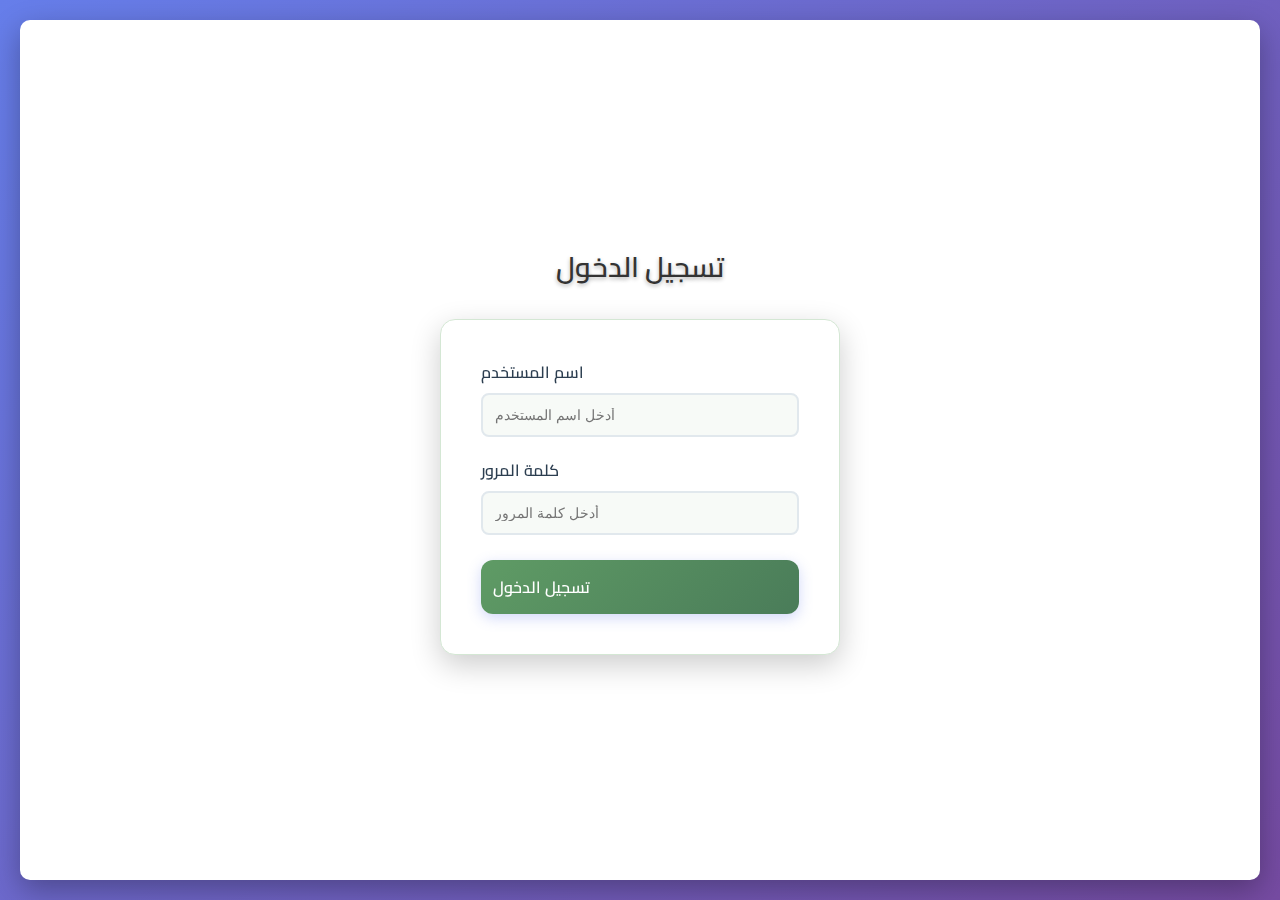
<file: index.html>
<!DOCTYPE html>
<html lang="en">
<head>
    <meta charset="UTF-8">
    <meta name="viewport" content="width=device-width, initial-scale=1.0">
    <title data-translate="app.title">Library Management System</title>
    <!-- Color Theme System - Load FIRST so variables are available -->
    <link rel="stylesheet" href="css/color-themes.css">
    <!-- Main Stylesheets -->
    <link rel="stylesheet" href="css/style.css">
    <link rel="stylesheet" href="css/enhanced-styles.css">
    <link rel="stylesheet" href="css/icon-enhancements.css">
    <link rel="stylesheet" href="css/animations.css">
    <link rel="stylesheet" href="css/mobile-enhancements.css">
    <link rel="stylesheet" href="css/book-name-highlighting.css">
    <link rel="stylesheet" href="https://cdnjs.cloudflare.com/ajax/libs/font-awesome/6.0.0/css/all.min.css">
    <!-- Arabic Fonts -->
    <link rel="preconnect" href="https://fonts.googleapis.com">
    <link rel="preconnect" href="https://fonts.gstatic.com" crossorigin>
    <link href="https://fonts.googleapis.com/css2?family=Cairo:wght@400;500;600;700&family=Amiri:wght@400;700&display=swap" rel="stylesheet">
</head>
<body>
    <div id="login" class="page active">
        <div>
            <h1 data-translate="login.title">Login</h1>
            <div class="form-container">
            <form id="login-form">
                <div class="form-group">
                    <label for="username" data-translate="login.username">Username</label>
                    <input type="text" id="username" name="username" data-translate-placeholder="login.usernamePlaceholder" required>
                </div>
                <div class="form-group">
                    <label for="password" data-translate="login.password">Password</label>
                    <input type="password" id="password" name="password" data-translate-placeholder="login.passwordPlaceholder" required>
                </div>
                <div class="form-actions">
                    <button type="submit" class="btn btn-primary" data-translate="login.loginButton">Login</button>
                </div>
            </form>
            </div>
        </div>
    </div>
    <div class="app-container" style="display: none;">
        <!-- Top Navigation Bar -->
        <header class="top-navbar">
            <!-- Row 1: App Name Only (Centered) -->
            <div class="navbar-title">
                <i class="fas fa-book-open"></i>
                <h1 data-translate="app.fullName">Library Management System</h1>
            </div>

            <!-- Row 2: Description (Centered) -->
            <div class="navbar-description">
                <p data-translate="app.description">Manage your library resources efficiently and effectively</p>
            </div>

            <!-- Row 3: Navigation & Controls -->
            <div class="navbar-controls">
                <!-- Mobile Control Icons (centered) -->
                <div class="mobile-control-icons">
                    <button id="mobile-menu-toggle" class="control-icon">
                        <i class="fas fa-bars"></i>
                    </button>
                    <div class="language-dropdown-container">
                        <button id="language-toggle" class="control-icon" title="Change Language">
                            <i class="fas fa-language"></i>
                        </button>
                        <div id="language-dropdown" class="language-dropdown">
                            <div class="language-option" data-lang="ar">العربية</div>
                            <div class="language-option" data-lang="en">English</div>
                        </div>
                    </div>
                    <button id="logout-btn" class="control-icon" data-translate-title="common.logout">
                        <i class="fas fa-sign-out-alt"></i>
                    </button>
                </div>

                <!-- Desktop Navigation with Icons at End -->
                <nav class="navbar-menu">
                    <ul class="nav-menu">
                        <li class="nav-item active" data-page="dashboard">
                            <i class="fas fa-tachometer-alt"></i>
                            <span data-translate="navigation.dashboard">Dashboard</span>
                        </li>
                        <li class="nav-item" data-page="books">
                            <i class="fas fa-list"></i>
                            <span data-translate="navigation.books">Book List</span>
                        </li>
                        <li class="nav-item" data-page="add-book">
                            <i class="fas fa-plus-circle"></i>
                            <span data-translate="navigation.addBook">Add Book</span>
                        </li>
                        <li class="nav-item" data-page="issue-history">
                            <i class="fas fa-history"></i>
                            <span data-translate="navigation.issueHistory">Issue History</span>
                        </li>
                        <li class="nav-item" data-page="library-log">
                            <i class="fas fa-clipboard-list"></i>
                            <span data-translate="navigation.libraryLog">Library Log</span>
                        </li>
                        <li class="nav-item" data-page="members">
                            <i class="fas fa-users"></i>
                            <span data-translate="navigation.members">Manage Members</span>
                        </li>
                        <li class="nav-item" data-page="categories">
                            <i class="fas fa-tags"></i>
                            <span data-translate="navigation.categories">Manage Categories</span>
                        </li>
                        <li class="nav-item" data-page="publishers">
                            <i class="fas fa-building"></i>
                            <span data-translate="navigation.publishers">Manage Publishers</span>
                        </li>
                        <!-- Desktop Control Icons at End -->
                        <li class="desktop-control-icons">
                            <div class="language-dropdown-container">
                                <button id="language-toggle-desktop" class="control-icon" title="Change Language">
                                    <i class="fas fa-language"></i>
                                </button>
                                <div id="language-dropdown-desktop" class="language-dropdown">
                                    <div class="language-option" data-lang="ar">العربية</div>
                                    <div class="language-option" data-lang="en">English</div>
                                </div>
                            </div>
                            <button id="logout-btn-desktop" class="control-icon" data-translate-title="common.logout">
                                <i class="fas fa-sign-out-alt"></i>
                            </button>
                        </li>
                    </ul>
                </nav>
            </div>

            <!-- Mobile Menu Dropdown -->
            <nav class="mobile-nav-menu">
                <ul class="mobile-nav-list">
                    <li class="nav-item active" data-page="dashboard">
                        <i class="fas fa-tachometer-alt"></i>
                        <span data-translate="navigation.dashboard">Dashboard</span>
                    </li>
                    <li class="nav-item" data-page="books">
                        <i class="fas fa-list"></i>
                        <span data-translate="navigation.books">Book List</span>
                    </li>
                    <li class="nav-item" data-page="add-book">
                        <i class="fas fa-plus-circle"></i>
                        <span data-translate="navigation.addBook">Add Book</span>
                    </li>
                    <li class="nav-item" data-page="issue-history">
                        <i class="fas fa-history"></i>
                        <span data-translate="navigation.issueHistory">Issue History</span>
                    </li>
                    <li class="nav-item" data-page="library-log">
                        <i class="fas fa-clipboard-list"></i>
                        <span data-translate="navigation.libraryLog">Library Log</span>
                    </li>
                    <li class="nav-item" data-page="members">
                        <i class="fas fa-users"></i>
                        <span data-translate="navigation.members">Manage Members</span>
                    </li>
                    <li class="nav-item" data-page="categories">
                        <i class="fas fa-tags"></i>
                        <span data-translate="navigation.categories">Manage Categories</span>
                    </li>
                    <li class="nav-item" data-page="publishers">
                        <i class="fas fa-building"></i>
                        <span data-translate="navigation.publishers">Manage Publishers</span>
                    </li>
                </ul>
            </nav>
        </header>

        <!-- Mobile Overlay -->
        <div id="mobile-overlay" class="mobile-overlay"></div>

        <!-- Main Content Area -->
        <main class="main-content">
            <!-- Dashboard Page -->
            <div id="dashboard" class="page active fade-in-up">
                <h1 data-translate="dashboard.title">Dashboard</h1>
                <div class="stats-grid synchronized">
                    <div class="stat-card">
                        <div class="stat-icon books">
                            <i class="fas fa-book"></i>
                        </div>
                        <div class="stat-content">
                            <h3 data-translate="dashboard.totalBooks">Total Books</h3>
                            <p class="stat-number" id="total-books">0</p>
                        </div>
                    </div>
                    <div class="stat-card">
                        <div class="stat-icon authors">
                            <i class="fas fa-user-edit"></i>
                        </div>
                        <div class="stat-content">
                            <h3 data-translate="dashboard.totalAuthors">Total Authors</h3>
                            <p class="stat-number" id="total-authors">0</p>
                        </div>
                    </div>
                    <div class="stat-card">
                        <div class="stat-icon categories">
                            <i class="fas fa-tags"></i>
                        </div>
                        <div class="stat-content">
                            <h3 data-translate="dashboard.totalCategories">Total Categories</h3>
                            <p class="stat-number" id="total-categories">0</p>
                        </div>
                    </div>
                    <div class="stat-card">
                        <div class="stat-icon available">
                            <i class="fas fa-check-circle"></i>
                        </div>
                        <div class="stat-content">
                            <h3 data-translate="dashboard.booksAvailable">Books Available</h3>
                            <p class="stat-number" id="books-available">0</p>
                        </div>
                    </div>
                    <div class="stat-card clickable" id="books-issued-card">
                        <div class="stat-icon issued">
                            <i class="fas fa-clock"></i>
                        </div>
                        <div class="stat-content">
                            <h3 data-translate="dashboard.booksIssued">Books Issued</h3>
                            <p class="stat-number" id="books-issued">0</p>
                        </div>
                    </div>
                </div>
            </div>

            <!-- Book List Page -->
            <div id="books" class="page fade-in-up">
                <div class="page-header">
                    <h1 data-translate="books.title">Book List</h1>
                    <div class="header-actions">
                        <button class="btn btn-primary" id="export-excel">
                            <i class="fas fa-download"></i> <span>Export to CSV</span>
                        </button>
                        <button class="btn btn-danger" id="bulk-delete-btn" style="display: none;">
                            <i class="fas fa-trash"></i> Delete Selected (<span id="selected-count">0</span>)
                        </button>
                    </div>
                </div>
                <div class="table-container">
                    <table class="data-table" dir="rtl">
                        <thead>
                            <tr>
                                <th>
                                    <span>Select</span>
                                    <input type="checkbox" id="select-all-books">
                                </th>
                                <th>
                                    <span>Library ID</span>
                                    <input type="text" class="filter-input" data-column="libraryId" placeholder="Filter...">
                                </th>
                                <th>
                                    <span>Book Name</span>
                                    <input type="text" class="filter-input" data-column="bookName" placeholder="Filter...">
                                </th>
                                <th>
                                    <span>Author</span>
                                    <input type="text" class="filter-input" data-column="author" placeholder="Filter...">
                                </th>
                                <th>
                                    <span>Category</span>
                                    <input type="text" class="filter-input" data-column="category" placeholder="Filter...">
                                </th>
                                <th>
                                    <span>Editor</span>
                                    <input type="text" class="filter-input" data-column="editor" placeholder="Filter...">
                                </th>
                                <th>
                                    <span>Volumes</span>
                                    <input type="text" class="filter-input" data-column="volumes" placeholder="Filter...">
                                </th>
                                <th>
                                    <span>Publisher</span>
                                    <input type="text" class="filter-input" data-column="publisher" placeholder="Filter...">
                                </th>
                                <th>
                                    <span>Year</span>
                                    <input type="text" class="filter-input" data-column="year" placeholder="Filter...">
                                </th>
                                <th>
                                    <span>Copies</span>
                                    <input type="text" class="filter-input" data-column="copies" placeholder="Filter...">
                                </th>
                                <th>
                                    <span>Status</span>
                                    <select class="filter-select" data-column="status">
                                        <option value="">All</option>
                                        <option value="Available">Available</option>
                                        <option value="Issued">Issued</option>
                                    </select>
                                </th>
                                <th>
                                    <span>Completion</span>
                                    <select class="filter-select" data-column="completion_status">
                                        <option value="">All</option>
                                        <option value="Complete">Complete</option>
                                        <option value="Incomplete">Incomplete</option>
                                        <option value="In Progress">In Progress</option>
                                        <option value="Missing Pages">Missing Pages</option>
                                    </select>
                                </th>
                                <th>
                                    <span>Note</span>
                                    <input type="text" class="filter-input" data-column="note" placeholder="Filter...">
                                </th>
                                <th>Actions</th>
                            </tr>
                        </thead>
                        <tbody id="books-table-body">
                            <!-- Books will be populated here -->
                        </tbody>
                    </table>
                    <div class="pagination">
                        <button class="btn btn-secondary" id="prev-page">Previous</button>
                        <span id="page-info">Page 1 of 1</span>
                        <button class="btn btn-secondary" id="next-page">Next</button>
                    </div>
                </div>
            </div>

            <!-- Add Book Page -->
            <div id="add-book" class="page fade-in-up">
                <h1 data-translate="addBook.title">Add New Book</h1>
                <div class="form-container">
                    <form id="add-book-form">
                        <!-- Required Fields -->
                        <div class="form-section">
                            <h3>Required Information</h3>
                            <div class="form-group">
                                <label for="bookName">Book Name <span class="required">*</span></label>
                                <input type="text" id="bookName" name="bookName" required>
                                <div class="duplicate-suggestions" id="book-suggestions"></div>
                            </div>
                            <div class="form-group">
                                <label for="author">Author <span class="required">*</span></label>
                                <input type="text" id="author" name="author" required>
                                <div class="duplicate-suggestions" id="author-suggestions"></div>
                            </div>
                            <div class="form-group">
                                <label for="category">Category <span class="required">*</span></label>
                                <select id="category" name="category" required>
                                    <option value="">Select Category</option>
                                </select>
                            </div>
                        </div>

                        <!-- Optional Fields -->
                        <div class="form-section">
                            <h3>Additional Information (Optional)</h3>
                            <div class="form-row">
                                <div class="form-group">
                                    <label for="editor">Editor</label>
                                    <input type="text" id="editor" name="editor">
                                </div>
                                <div class="form-group">
                                    <label for="volumes">Volumes</label>
                                    <input type="number" id="volumes" name="volumes" min="1" value="1">
                                </div>
                            </div>
                            <div class="form-row">
                                <div class="form-group">
                                    <label for="publisher">Publisher</label>
                                    <select id="publisher" name="publisher">
                                        <option value="">Select Publisher</option>
                                    </select>
                                </div>
                                <div class="form-group">
                                    <label for="year">Year</label>
                                    <input type="number" id="year" name="year" min="1800" max="2025">
                                </div>
                            </div>
                            <div class="form-row">
                                <div class="form-group">
                                    <label for="copies">Copies</label>
                                    <input type="number" id="copies" name="copies" min="1" value="1">
                                </div>
                                <div class="form-group">
                                    <label for="status">Status</label>
                                    <select id="status" name="status">
                                        <option value="Available">Available</option>
                                        <option value="Issued">Issued</option>
                                        <option value="Maintenance">Maintenance</option>
                                    </select>
                                </div>
                            </div>
                            <div class="form-group">
                                <label for="completion_status">Completion Status</label>
                                <select id="completion_status" name="completion_status">
                                    <option value="">Select Status</option>
                                    <option value="Complete">Complete</option>
                                    <option value="Incomplete">Incomplete</option>
                                    <option value="In Progress">In Progress</option>
                                    <option value="Missing Pages">Missing Pages</option>
                                </select>
                            </div>
                            <div class="form-group">
                                <label for="note">Note</label>
                                <textarea id="note" name="note" rows="3" placeholder="Any special notes about this book..."></textarea>
                            </div>
                        </div>
                        <div class="form-actions">
                            <button type="submit" class="btn btn-primary">Add Book</button>
                            <button type="button" class="btn btn-secondary" id="import-excel">
                                <i class="fas fa-upload"></i> Import from CSV
                            </button>
                            <button type="button" class="btn btn-outline" id="download-template">
                                <i class="fas fa-download"></i> Download CSV Template
                            </button>
                        </div>
                    </form>
                </div>
            </div>

            <!-- Issue History Page -->
            <div id="issue-history" class="page fade-in-up">
                <h1>Issue History</h1>
                <div class="table-container">
                    <table class="data-table">
                        <thead>
                            <tr>
                                <th>#</th>
                                <th>
                                    Book Name
                                    <input type="text" class="filter-input" data-column="bookName" placeholder="Filter...">
                                </th>
                                <th>
                                    Member Name
                                    <input type="text" class="filter-input" data-column="memberName" placeholder="Filter...">
                                </th>
                                <th>Issue Date</th>
                                <th>Return Date</th>
                                <th>
                                    Status
                                    <select class="filter-select" data-column="status">
                                        <option value="">All</option>
                                        <option value="Pending">Pending</option>
                                        <option value="Returned">Returned</option>
                                    </select>
                                </th>
                                <th>Actions</th>
                            </tr>
                        </thead>
                        <tbody id="issue-history-table-body">
                            <!-- Issue history will be populated here -->
                        </tbody>
                    </table>
                </div>
            </div>

            <!-- Library Log Page -->
            <div id="library-log" class="page fade-in-up">
                <h1>Library Log</h1>
                <div class="log-container">
                    <div class="add-log-entry">
                        <textarea id="new-log-entry" placeholder="Enter new log entry..." rows="3"></textarea>
                        <button class="btn btn-primary" id="add-log-btn">Add Entry</button>
                    </div>
                    <div class="log-entries" id="log-entries">
                        <!-- Log entries will be populated here -->
                    </div>
                </div>
            </div>

            <!-- Manage Members Page -->
            <div id="members" class="page fade-in-up">
                <h1 data-translate="members.title">Manage Members</h1>
                <div class="manage-container">
                    <div class="add-item">
                        <input type="text" id="new-member" data-translate-placeholder="members.newMember">
                        <button class="btn btn-primary" id="add-member-btn" data-translate="members.addMemberBtn">Add Member</button>
                    </div>
                    <div class="bulk-actions" style="margin: 20px 0; display: none;" id="members-bulk-actions">
                        <label>
                            <input type="checkbox" id="select-all-members"> Select All
                        </label>
                        <button class="btn btn-danger" id="bulk-delete-members-btn" style="margin-left: 10px;">
                            <i class="fas fa-trash"></i> Delete Selected (<span id="selected-members-count">0</span>)
                        </button>
                    </div>
                    <div class="items-list" id="members-list">
                        <!-- Members will be populated here -->
                    </div>
                </div>
            </div>

            <!-- Manage Categories Page -->
            <div id="categories" class="page fade-in-up">
                <h1 data-translate="categories.title">Manage Categories</h1>
                <div class="manage-container">
                    <div class="add-item">
                        <input type="text" id="new-category" data-translate-placeholder="categories.newCategory">
                        <button class="btn btn-primary" id="add-category-btn" data-translate="categories.addCategoryBtn">Add Category</button>
                    </div>
                    <div class="bulk-actions" style="margin: 20px 0; display: none;" id="categories-bulk-actions">
                        <label>
                            <input type="checkbox" id="select-all-categories"> Select All
                        </label>
                        <button class="btn btn-danger" id="bulk-delete-categories-btn" style="margin-left: 10px;">
                            <i class="fas fa-trash"></i> Delete Selected (<span id="selected-categories-count">0</span>)
                        </button>
                    </div>
                    <div class="items-list" id="categories-list">
                        <!-- Categories will be populated here -->
                    </div>
                </div>
            </div>

            <!-- Manage Publishers Page -->
            <div id="publishers" class="page fade-in-up">
                <h1 data-translate="publishers.title">Manage Publishers</h1>
                <div class="manage-container">
                    <div class="add-item">
                        <input type="text" id="new-publisher" data-translate-placeholder="publishers.newPublisher">
                        <button class="btn btn-primary" id="add-publisher-btn" data-translate="publishers.addPublisherBtn">Add Publisher</button>
                    </div>
                    <div class="bulk-actions" style="margin: 20px 0; display: none;" id="publishers-bulk-actions">
                        <label>
                            <input type="checkbox" id="select-all-publishers"> Select All
                        </label>
                        <button class="btn btn-danger" id="bulk-delete-publishers-btn" style="margin-left: 10px;">
                            <i class="fas fa-trash"></i> Delete Selected (<span id="selected-publishers-count">0</span>)
                        </button>
                    </div>
                    <div class="items-list" id="publishers-list">
                        <!-- Publishers will be populated here -->
                    </div>
                </div>
            </div>
        </main>
    </div>

    <!-- Modals -->
    <div id="modal-overlay" class="modal-overlay">
        <div class="modal">
            <div class="modal-header">
                <h3 id="modal-title">Modal Title</h3>
                <button class="modal-close" id="modal-close">&times;</button>
            </div>
            <div class="modal-body" id="modal-body">
                <!-- Modal content will be populated here -->
            </div>
        </div>
    </div>

    <!-- Confirmation Modal -->
    <div id="confirm-modal-overlay" class="modal-overlay">
        <div class="modal confirm-modal">
            <div class="modal-header">
                <h3>Confirm Action</h3>
            </div>
            <div class="modal-body">
                <p id="confirm-message">Are you sure you want to perform this action?</p>
                <div class="modal-actions">
                    <button class="btn btn-secondary" id="confirm-cancel">Cancel</button>
                    <button class="btn btn-danger" id="confirm-ok">Confirm</button>
                </div>
            </div>
        </div>
    </div>

    <!-- Back to Top Button -->
    <button id="back-to-top" class="back-to-top">
        <i class="fas fa-arrow-up"></i>
    </button>

    <!-- Floating Action Button -->
    <button class="fab" onclick="scrollToTop()" title="Scroll to Top">
        <i class="fas fa-arrow-up"></i>
    </button>

    <script src="js/i18n.js"></script>
    <script src="js/app.js"></script>
    <script src="js/enhanced-interactions.js"></script>
    </div>
</body>
</html>
</file>
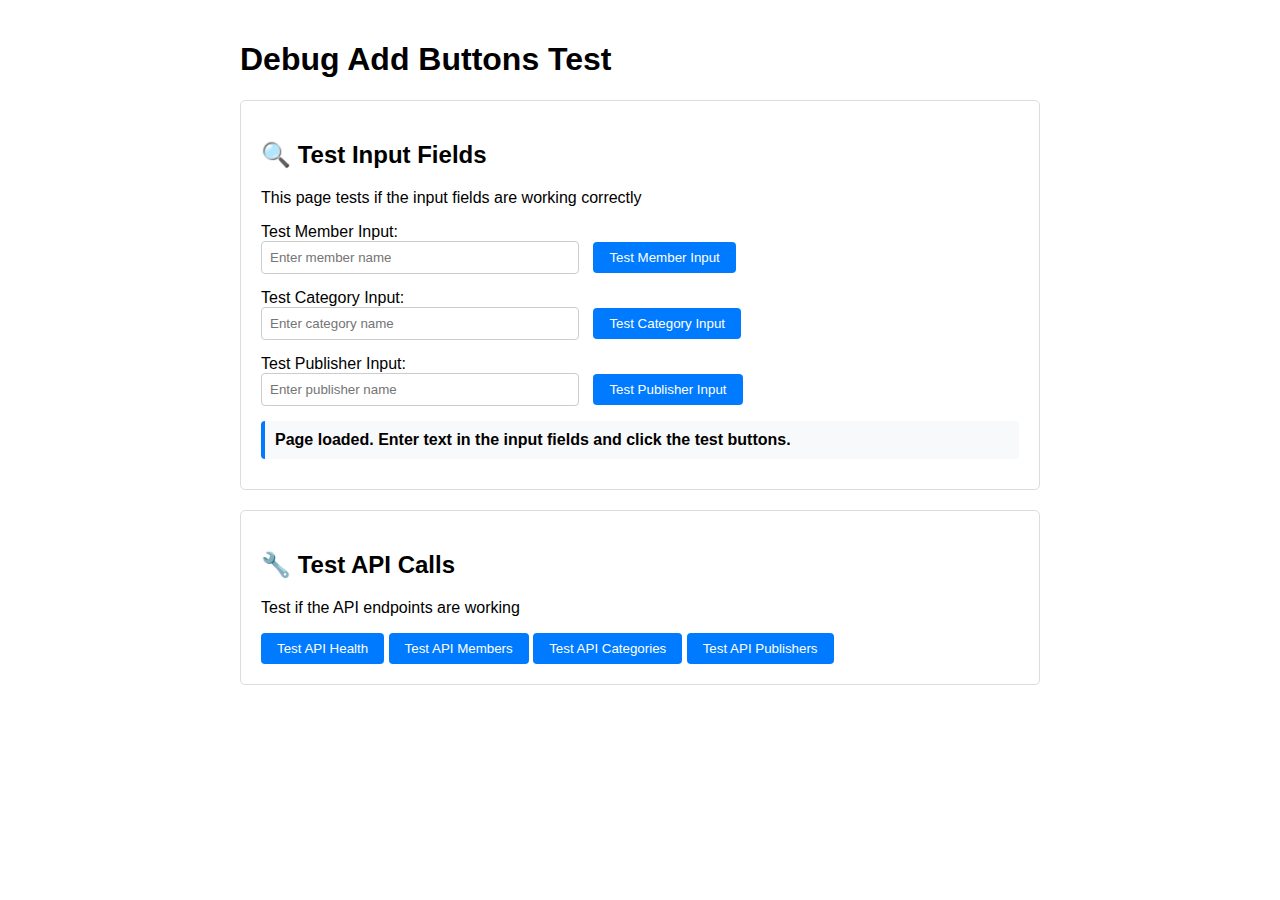
<file: debug_add_buttons.html>
<!DOCTYPE html>
<html lang="en">
<head>
    <meta charset="UTF-8">
    <meta name="viewport" content="width=device-width, initial-scale=1.0">
    <title>Debug Add Buttons</title>
    <style>
        body {
            font-family: Arial, sans-serif;
            max-width: 800px;
            margin: 0 auto;
            padding: 20px;
        }
        .test-section {
            border: 1px solid #ddd;
            margin: 20px 0;
            padding: 20px;
            border-radius: 5px;
        }
        .input-group {
            margin: 15px 0;
        }
        input[type="text"] {
            width: 300px;
            padding: 8px;
            margin-right: 10px;
            border: 1px solid #ccc;
            border-radius: 4px;
        }
        button {
            background: #007bff;
            color: white;
            border: none;
            padding: 8px 16px;
            border-radius: 4px;
            cursor: pointer;
        }
        button:hover {
            background: #0056b3;
        }
        .result {
            margin: 10px 0;
            padding: 10px;
            border-radius: 4px;
            background: #f8f9fa;
            border-left: 4px solid #007bff;
        }
        .error {
            border-left-color: #dc3545;
            background: #f8d7da;
        }
        .success {
            border-left-color: #28a745;
            background: #d4edda;
        }
    </style>
</head>
<body>
    <h1>Debug Add Buttons Test</h1>
    
    <div class="test-section">
        <h2>🔍 Test Input Fields</h2>
        <p>This page tests if the input fields are working correctly</p>
        
        <div class="input-group">
            <label for="test-member">Test Member Input:</label><br>
            <input type="text" id="test-member" placeholder="Enter member name">
            <button onclick="testMemberInput()">Test Member Input</button>
        </div>
        
        <div class="input-group">
            <label for="test-category">Test Category Input:</label><br>
            <input type="text" id="test-category" placeholder="Enter category name">
            <button onclick="testCategoryInput()">Test Category Input</button>
        </div>
        
        <div class="input-group">
            <label for="test-publisher">Test Publisher Input:</label><br>
            <input type="text" id="test-publisher" placeholder="Enter publisher name">
            <button onclick="testPublisherInput()">Test Publisher Input</button>
        </div>
        
        <div id="results"></div>
    </div>

    <div class="test-section">
        <h2>🔧 Test API Calls</h2>
        <p>Test if the API endpoints are working</p>
        
        <button onclick="testAPIHealth()">Test API Health</button>
        <button onclick="testAPIMembers()">Test API Members</button>
        <button onclick="testAPICategories()">Test API Categories</button>
        <button onclick="testAPIPublishers()">Test API Publishers</button>
        
        <div id="api-results"></div>
    </div>

    <script>
        function showResult(message, isError = false, isSuccess = false) {
            const resultsDiv = document.getElementById('results');
            const resultDiv = document.createElement('div');
            resultDiv.className = `result ${isError ? 'error' : ''} ${isSuccess ? 'success' : ''}`;
            resultDiv.innerHTML = message;
            resultsDiv.appendChild(resultDiv);
        }

        function showAPIResult(message, isError = false, isSuccess = false) {
            const resultsDiv = document.getElementById('api-results');
            const resultDiv = document.createElement('div');
            resultDiv.className = `result ${isError ? 'error' : ''} ${isSuccess ? 'success' : ''}`;
            resultDiv.innerHTML = message;
            resultsDiv.appendChild(resultDiv);
        }

        // Test Input Functions
        function testMemberInput() {
            const input = document.getElementById('test-member');
            const value = input.value.trim();
            
            showResult(`
                <strong>Member Input Test:</strong><br>
                Input Element: ${input ? 'Found' : 'NOT FOUND'}<br>
                Input Value: "${value}"<br>
                Input Length: ${value.length}<br>
                Is Empty: ${!value ? 'YES' : 'NO'}
            `, !input, !!input);
        }

        function testCategoryInput() {
            const input = document.getElementById('test-category');
            const value = input.value.trim();
            
            showResult(`
                <strong>Category Input Test:</strong><br>
                Input Element: ${input ? 'Found' : 'NOT FOUND'}<br>
                Input Value: "${value}"<br>
                Input Length: ${value.length}<br>
                Is Empty: ${!value ? 'YES' : 'NO'}
            `, !input, !!input);
        }

        function testPublisherInput() {
            const input = document.getElementById('test-publisher');
            const value = input.value.trim();
            
            showResult(`
                <strong>Publisher Input Test:</strong><br>
                Input Element: ${input ? 'Found' : 'NOT FOUND'}<br>
                Input Value: "${value}"<br>
                Input Length: ${value.length}<br>
                Is Empty: ${!value ? 'YES' : 'NO'}
            `, !input, !!input);
        }

        // Test API Functions
        async function testAPIHealth() {
            try {
                const response = await fetch('/api/health');
                const data = await response.json();
                showAPIResult(`
                    <strong>API Health Test:</strong><br>
                    Status: ${response.status}<br>
                    Response: ${JSON.stringify(data, null, 2)}
                `, false, true);
            } catch (error) {
                showAPIResult(`
                    <strong>API Health Test Failed:</strong><br>
                    Error: ${error.message}
                `, true);
            }
        }

        async function testAPIMembers() {
            try {
                const response = await fetch('/api/members');
                const data = await response.json();
                showAPIResult(`
                    <strong>API Members Test:</strong><br>
                    Status: ${response.status}<br>
                    Total Members: ${data.length}<br>
                    Response: ${JSON.stringify(data, null, 2)}
                `, false, true);
            } catch (error) {
                showAPIResult(`
                    <strong>API Members Test Failed:</strong><br>
                    Error: ${error.message}
                `, true);
            }
        }

        async function testAPICategories() {
            try {
                const response = await fetch('/api/categories');
                const data = await response.json();
                showAPIResult(`
                    <strong>API Categories Test:</strong><br>
                    Status: ${response.status}<br>
                    Total Categories: ${data.length}<br>
                    Response: ${JSON.stringify(data, null, 2)}
                `, false, true);
            } catch (error) {
                showAPIResult(`
                    <strong>API Categories Test Failed:</strong><br>
                    Error: ${error.message}
                `, true);
            }
        }

        async function testAPIPublishers() {
            try {
                const response = await fetch('/api/publishers');
                const data = await response.json();
                showAPIResult(`
                    <strong>API Publishers Test:</strong><br>
                    Status: ${response.status}<br>
                    Total Publishers: ${data.length}<br>
                    Response: ${JSON.stringify(data, null, 2)}
                `, false, true);
            } catch (error) {
                showAPIResult(`
                    <strong>API Publishers Test Failed:</strong><br>
                    Error: ${error.message}
                `, true);
            }
        }

        // Auto-test on page load
        window.addEventListener('load', () => {
            showResult('<strong>Page loaded. Enter text in the input fields and click the test buttons.</strong>');
        });
    </script>
</body>
</html>
</file>
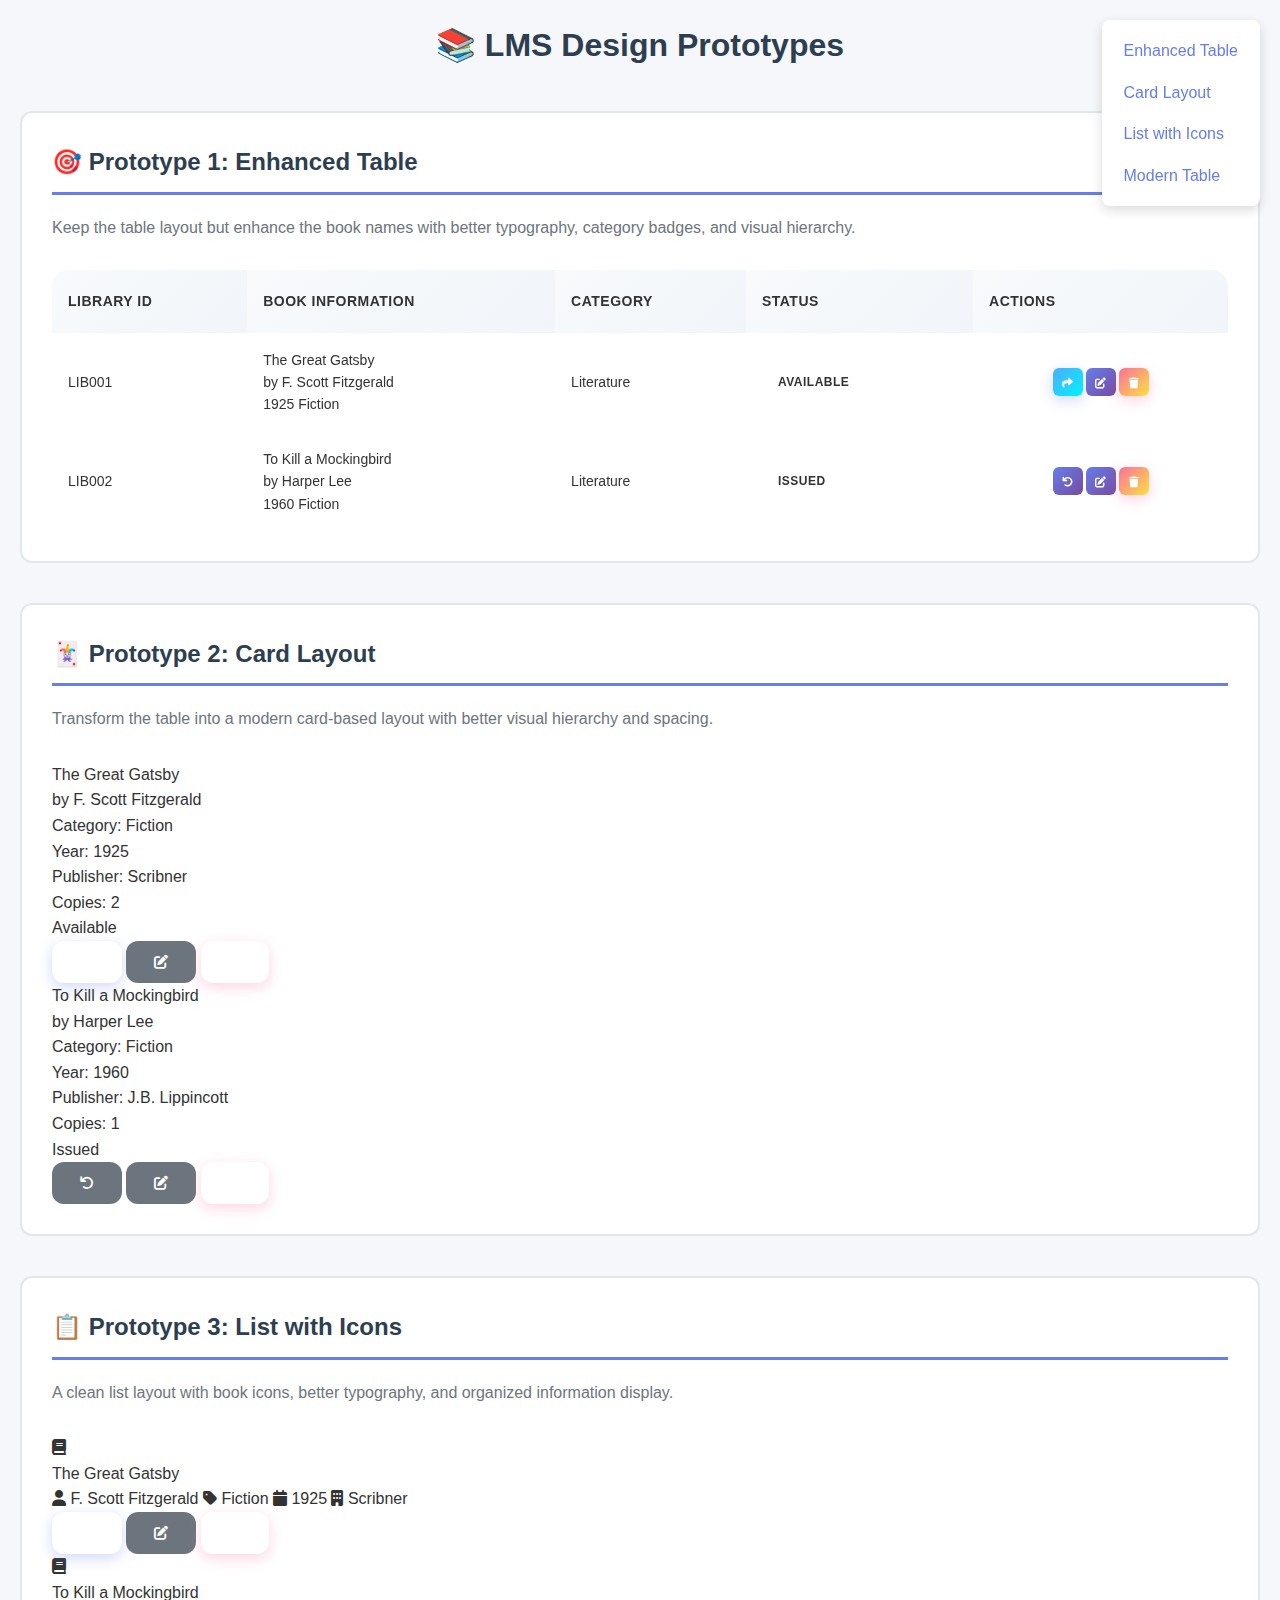
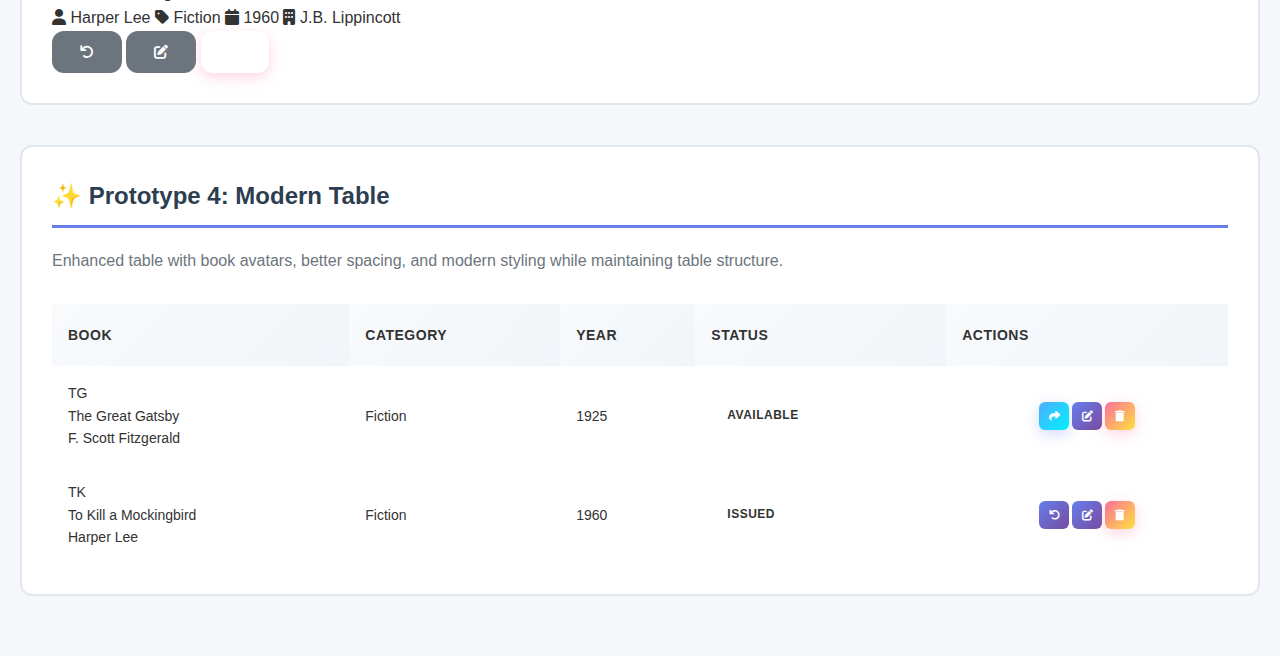
<file: design-prototypes.html>
<!DOCTYPE html>
<html lang="en">
<head>
    <meta charset="UTF-8">
    <meta name="viewport" content="width=device-width, initial-scale=1.0">
    <title>LMS Design Prototypes</title>
    <link rel="stylesheet" href="css/style.css">
    <link rel="stylesheet" href="css/enhanced-styles.css">
    <link rel="stylesheet" href="https://cdnjs.cloudflare.com/ajax/libs/font-awesome/6.0.0/css/all.min.css">
    <style>
        /* Prototype-specific styles */
        .prototype-container {
            max-width: 1400px;
            margin: 0 auto;
            padding: 20px;
        }
        
        .prototype-section {
            margin: 40px 0;
            padding: 30px;
            border: 2px solid #e1e8ed;
            border-radius: 12px;
            background: white;
        }
        
        .prototype-title {
            font-size: 24px;
            font-weight: 700;
            color: #2c3e50;
            margin-bottom: 20px;
            padding-bottom: 10px;
            border-bottom: 3px solid #667eea;
        }
        
        .prototype-description {
            color: #6c757d;
            margin-bottom: 30px;
            font-size: 16px;
        }
        
        /* Prototype 1: Enhanced Table */
        .prototype-1 .book-name-enhanced {
            font-size: 16px;
            font-weight: 600;
            color: #2c3e50;
            margin-bottom: 4px;
        }
        
        .prototype-1 .author-name {
            font-size: 14px;
            color: #6c757d;
            font-style: italic;
            margin-bottom: 8px;
        }
        
        .prototype-1 .book-meta {
            display: flex;
            gap: 8px;
            align-items: center;
        }
        
        .prototype-1 .category-badge {
            background: linear-gradient(135deg, #667eea 0%, #764ba2 100%);
            color: white;
            padding: 2px 8px;
            border-radius: 12px;
            font-size: 11px;
            font-weight: 500;
        }
        
        .prototype-1 .year-badge {
            background: #f8f9fa;
            color: #495057;
            padding: 2px 6px;
            border-radius: 8px;
            font-size: 11px;
            border: 1px solid #dee2e6;
        }
        
        /* Prototype 2: Card Layout */
        .prototype-2 .books-grid {
            display: grid;
            grid-template-columns: repeat(auto-fill, minmax(300px, 1fr));
            gap: 20px;
        }
        
        .prototype-2 .book-card {
            background: white;
            border: 1px solid #e1e8ed;
            border-radius: 12px;
            padding: 20px;
            box-shadow: 0 2px 8px rgba(0, 0, 0, 0.1);
            transition: all 0.3s ease;
        }
        
        .prototype-2 .book-card:hover {
            transform: translateY(-4px);
            box-shadow: 0 8px 25px rgba(0, 0, 0, 0.15);
        }
        
        .prototype-2 .book-header {
            margin-bottom: 15px;
        }
        
        .prototype-2 .book-title {
            font-size: 18px;
            font-weight: 700;
            color: #2c3e50;
            margin-bottom: 6px;
            line-height: 1.3;
        }
        
        .prototype-2 .book-author {
            color: #6c757d;
            font-size: 14px;
            margin-bottom: 12px;
        }
        
        .prototype-2 .book-meta-grid {
            display: grid;
            grid-template-columns: 1fr 1fr;
            gap: 10px;
            margin-bottom: 15px;
            font-size: 13px;
        }
        
        .prototype-2 .meta-item {
            display: flex;
            justify-content: space-between;
            padding: 4px 0;
            border-bottom: 1px solid #f1f3f4;
        }
        
        .prototype-2 .meta-label {
            color: #6c757d;
            font-weight: 500;
        }
        
        .prototype-2 .meta-value {
            color: #2c3e50;
            font-weight: 600;
        }
        
        .prototype-2 .book-footer {
            display: flex;
            justify-content: space-between;
            align-items: center;
            padding-top: 15px;
            border-top: 1px solid #f1f3f4;
        }
        
        .prototype-2 .status-indicator {
            display: flex;
            align-items: center;
            gap: 6px;
        }
        
        .prototype-2 .status-dot {
            width: 8px;
            height: 8px;
            border-radius: 50%;
        }
        
        .prototype-2 .status-dot.available { background: #28a745; }
        .prototype-2 .status-dot.issued { background: #dc3545; }
        
        /* Prototype 3: List with Icons */
        .prototype-3 .book-list-item {
            display: flex;
            align-items: center;
            padding: 15px;
            border: 1px solid #e1e8ed;
            border-radius: 8px;
            margin-bottom: 10px;
            background: white;
            transition: all 0.3s ease;
        }
        
        .prototype-3 .book-list-item:hover {
            background: #f8f9fa;
            border-color: #667eea;
        }
        
        .prototype-3 .book-icon {
            width: 50px;
            height: 50px;
            background: linear-gradient(135deg, #667eea 0%, #764ba2 100%);
            border-radius: 8px;
            display: flex;
            align-items: center;
            justify-content: center;
            color: white;
            font-size: 20px;
            margin-right: 15px;
            flex-shrink: 0;
        }
        
        .prototype-3 .book-info {
            flex: 1;
            min-width: 0;
        }
        
        .prototype-3 .book-title {
            font-size: 16px;
            font-weight: 600;
            color: #2c3e50;
            margin-bottom: 4px;
        }
        
        .prototype-3 .book-details {
            display: flex;
            gap: 15px;
            font-size: 13px;
            color: #6c757d;
        }
        
        .prototype-3 .book-actions {
            display: flex;
            gap: 8px;
        }
        
        /* Prototype 4: Modern Table */
        .prototype-4 .modern-table {
            background: white;
            border-radius: 12px;
            overflow: hidden;
            box-shadow: 0 4px 6px rgba(0, 0, 0, 0.07);
        }
        
        .prototype-4 .modern-table th {
            background: linear-gradient(135deg, #f8fafc 0%, #f1f5f9 100%);
            padding: 20px 16px;
            font-weight: 700;
            color: #2c3e50;
            border-bottom: 2px solid #e2e8f0;
        }
        
        .prototype-4 .modern-table td {
            padding: 16px;
            border-bottom: 1px solid #f1f5f9;
            vertical-align: middle;
        }
        
        .prototype-4 .modern-table tbody tr {
            transition: all 0.2s ease;
        }
        
        .prototype-4 .modern-table tbody tr:hover {
            background: linear-gradient(135deg, #f8fafc 0%, #f1f5f9 100%);
        }
        
        .prototype-4 .book-cell {
            display: flex;
            align-items: center;
            gap: 12px;
        }
        
        .prototype-4 .book-avatar {
            width: 40px;
            height: 40px;
            background: linear-gradient(135deg, #667eea 0%, #764ba2 100%);
            border-radius: 8px;
            display: flex;
            align-items: center;
            justify-content: center;
            color: white;
            font-size: 16px;
            font-weight: 600;
        }
        
        .prototype-4 .book-info {
            flex: 1;
            min-width: 0;
        }
        
        .prototype-4 .book-title {
            font-size: 15px;
            font-weight: 600;
            color: #2c3e50;
            margin-bottom: 2px;
        }
        
        .prototype-4 .book-author {
            font-size: 13px;
            color: #6c757d;
        }
        
        .prototype-4 .category-tag {
            background: #e3f2fd;
            color: #1976d2;
            padding: 4px 8px;
            border-radius: 12px;
            font-size: 11px;
            font-weight: 500;
        }
        
        .prototype-4 .status-badge {
            padding: 6px 12px;
            border-radius: 16px;
            font-size: 11px;
            font-weight: 600;
            text-transform: uppercase;
            letter-spacing: 0.5px;
        }
        
        .prototype-4 .status-badge.available {
            background: #d4edda;
            color: #155724;
        }
        
        .prototype-4 .status-badge.issued {
            background: #f8d7da;
            color: #721c24;
        }
        
        /* Navigation for prototypes */
        .prototype-nav {
            position: fixed;
            top: 20px;
            right: 20px;
            background: white;
            border-radius: 8px;
            box-shadow: 0 4px 12px rgba(0, 0, 0, 0.15);
            padding: 10px;
            z-index: 1000;
        }
        
        .prototype-nav a {
            display: block;
            padding: 8px 12px;
            text-decoration: none;
            color: #667eea;
            font-weight: 500;
            border-radius: 4px;
            transition: background 0.2s ease;
        }
        
        .prototype-nav a:hover {
            background: #f8f9fa;
        }
    </style>
</head>
<body>
    <!-- Navigation -->
    <div class="prototype-nav">
        <a href="#prototype-1">Enhanced Table</a>
        <a href="#prototype-2">Card Layout</a>
        <a href="#prototype-3">List with Icons</a>
        <a href="#prototype-4">Modern Table</a>
    </div>

    <div class="prototype-container">
        <h1 style="text-align: center; margin-bottom: 40px; color: #2c3e50;">📚 LMS Design Prototypes</h1>
        
        <!-- Prototype 1: Enhanced Table -->
        <div id="prototype-1" class="prototype-section">
            <h2 class="prototype-title">🎯 Prototype 1: Enhanced Table</h2>
            <p class="prototype-description">
                Keep the table layout but enhance the book names with better typography, category badges, and visual hierarchy.
            </p>
            
            <div class="table-container">
                <table class="data-table">
                    <thead>
                        <tr>
                            <th>Library ID</th>
                            <th>Book Information</th>
                            <th>Category</th>
                            <th>Status</th>
                            <th>Actions</th>
                        </tr>
                    </thead>
                    <tbody>
                        <tr>
                            <td>LIB001</td>
                            <td>
                                <div class="book-name-enhanced">The Great Gatsby</div>
                                <div class="author-name">by F. Scott Fitzgerald</div>
                                <div class="book-meta">
                                    <span class="year-badge">1925</span>
                                    <span class="category-badge">Fiction</span>
                                </div>
                            </td>
                            <td>Literature</td>
                            <td><span class="status-badge available">Available</span></td>
                            <td>
                                <div class="action-buttons">
                                    <button class="btn btn-primary btn-sm"><i class="fas fa-share"></i></button>
                                    <button class="btn btn-secondary btn-sm"><i class="fas fa-edit"></i></button>
                                    <button class="btn btn-danger btn-sm"><i class="fas fa-trash"></i></button>
                                </div>
                            </td>
                        </tr>
                        <tr>
                            <td>LIB002</td>
                            <td>
                                <div class="book-name-enhanced">To Kill a Mockingbird</div>
                                <div class="author-name">by Harper Lee</div>
                                <div class="book-meta">
                                    <span class="year-badge">1960</span>
                                    <span class="category-badge">Fiction</span>
                                </div>
                            </td>
                            <td>Literature</td>
                            <td><span class="status-badge issued">Issued</span></td>
                            <td>
                                <div class="action-buttons">
                                    <button class="btn btn-secondary btn-sm"><i class="fas fa-undo"></i></button>
                                    <button class="btn btn-secondary btn-sm"><i class="fas fa-edit"></i></button>
                                    <button class="btn btn-danger btn-sm"><i class="fas fa-trash"></i></button>
                                </div>
                            </td>
                        </tr>
                    </tbody>
                </table>
            </div>
        </div>

        <!-- Prototype 2: Card Layout -->
        <div id="prototype-2" class="prototype-section">
            <h2 class="prototype-title">🃏 Prototype 2: Card Layout</h2>
            <p class="prototype-description">
                Transform the table into a modern card-based layout with better visual hierarchy and spacing.
            </p>
            
            <div class="books-grid">
                <div class="book-card">
                    <div class="book-header">
                        <div class="book-title">The Great Gatsby</div>
                        <div class="book-author">by F. Scott Fitzgerald</div>
                    </div>
                    <div class="book-meta-grid">
                        <div class="meta-item">
                            <span class="meta-label">Category:</span>
                            <span class="meta-value">Fiction</span>
                        </div>
                        <div class="meta-item">
                            <span class="meta-label">Year:</span>
                            <span class="meta-value">1925</span>
                        </div>
                        <div class="meta-item">
                            <span class="meta-label">Publisher:</span>
                            <span class="meta-value">Scribner</span>
                        </div>
                        <div class="meta-item">
                            <span class="meta-label">Copies:</span>
                            <span class="meta-value">2</span>
                        </div>
                    </div>
                    <div class="book-footer">
                        <div class="status-indicator">
                            <div class="status-dot available"></div>
                            <span>Available</span>
                        </div>
                        <div class="action-buttons">
                            <button class="btn btn-primary btn-sm"><i class="fas fa-share"></i></button>
                            <button class="btn btn-secondary btn-sm"><i class="fas fa-edit"></i></button>
                            <button class="btn btn-danger btn-sm"><i class="fas fa-trash"></i></button>
                        </div>
                    </div>
                </div>
                
                <div class="book-card">
                    <div class="book-header">
                        <div class="book-title">To Kill a Mockingbird</div>
                        <div class="book-author">by Harper Lee</div>
                    </div>
                    <div class="book-meta-grid">
                        <div class="meta-item">
                            <span class="meta-label">Category:</span>
                            <span class="meta-value">Fiction</span>
                        </div>
                        <div class="meta-item">
                            <span class="meta-label">Year:</span>
                            <span class="meta-value">1960</span>
                        </div>
                        <div class="meta-item">
                            <span class="meta-label">Publisher:</span>
                            <span class="meta-value">J.B. Lippincott</span>
                        </div>
                        <div class="meta-item">
                            <span class="meta-label">Copies:</span>
                            <span class="meta-value">1</span>
                        </div>
                    </div>
                    <div class="book-footer">
                        <div class="status-indicator">
                            <div class="status-dot issued"></div>
                            <span>Issued</span>
                        </div>
                        <div class="action-buttons">
                            <button class="btn btn-secondary btn-sm"><i class="fas fa-undo"></i></button>
                            <button class="btn btn-secondary btn-sm"><i class="fas fa-edit"></i></button>
                            <button class="btn btn-danger btn-sm"><i class="fas fa-trash"></i></button>
                        </div>
                    </div>
                </div>
            </div>
        </div>

        <!-- Prototype 3: List with Icons -->
        <div id="prototype-3" class="prototype-section">
            <h2 class="prototype-title">📋 Prototype 3: List with Icons</h2>
            <p class="prototype-description">
                A clean list layout with book icons, better typography, and organized information display.
            </p>
            
            <div class="book-list-item">
                <div class="book-icon">
                    <i class="fas fa-book"></i>
                </div>
                <div class="book-info">
                    <div class="book-title">The Great Gatsby</div>
                    <div class="book-details">
                        <span><i class="fas fa-user"></i> F. Scott Fitzgerald</span>
                        <span><i class="fas fa-tag"></i> Fiction</span>
                        <span><i class="fas fa-calendar"></i> 1925</span>
                        <span><i class="fas fa-building"></i> Scribner</span>
                    </div>
                </div>
                <div class="book-actions">
                    <button class="btn btn-primary btn-sm"><i class="fas fa-share"></i></button>
                    <button class="btn btn-secondary btn-sm"><i class="fas fa-edit"></i></button>
                    <button class="btn btn-danger btn-sm"><i class="fas fa-trash"></i></button>
                </div>
            </div>
            
            <div class="book-list-item">
                <div class="book-icon">
                    <i class="fas fa-book"></i>
                </div>
                <div class="book-info">
                    <div class="book-title">To Kill a Mockingbird</div>
                    <div class="book-details">
                        <span><i class="fas fa-user"></i> Harper Lee</span>
                        <span><i class="fas fa-tag"></i> Fiction</span>
                        <span><i class="fas fa-calendar"></i> 1960</span>
                        <span><i class="fas fa-building"></i> J.B. Lippincott</span>
                    </div>
                </div>
                <div class="book-actions">
                    <button class="btn btn-secondary btn-sm"><i class="fas fa-undo"></i></button>
                    <button class="btn btn-secondary btn-sm"><i class="fas fa-edit"></i></button>
                    <button class="btn btn-danger btn-sm"><i class="fas fa-trash"></i></button>
                </div>
            </div>
        </div>

        <!-- Prototype 4: Modern Table -->
        <div id="prototype-4" class="prototype-section">
            <h2 class="prototype-title">✨ Prototype 4: Modern Table</h2>
            <p class="prototype-description">
                Enhanced table with book avatars, better spacing, and modern styling while maintaining table structure.
            </p>
            
            <div class="modern-table">
                <table class="data-table">
                    <thead>
                        <tr>
                            <th>Book</th>
                            <th>Category</th>
                            <th>Year</th>
                            <th>Status</th>
                            <th>Actions</th>
                        </tr>
                    </thead>
                    <tbody>
                        <tr>
                            <td>
                                <div class="book-cell">
                                    <div class="book-avatar">TG</div>
                                    <div class="book-info">
                                        <div class="book-title">The Great Gatsby</div>
                                        <div class="book-author">F. Scott Fitzgerald</div>
                                    </div>
                                </div>
                            </td>
                            <td><span class="category-tag">Fiction</span></td>
                            <td>1925</td>
                            <td><span class="status-badge available">Available</span></td>
                            <td>
                                <div class="action-buttons">
                                    <button class="btn btn-primary btn-sm"><i class="fas fa-share"></i></button>
                                    <button class="btn btn-secondary btn-sm"><i class="fas fa-edit"></i></button>
                                    <button class="btn btn-danger btn-sm"><i class="fas fa-trash"></i></button>
                                </div>
                            </td>
                        </tr>
                        <tr>
                            <td>
                                <div class="book-cell">
                                    <div class="book-avatar">TK</div>
                                    <div class="book-info">
                                        <div class="book-title">To Kill a Mockingbird</div>
                                        <div class="book-author">Harper Lee</div>
                                    </div>
                                </div>
                            </td>
                            <td><span class="category-tag">Fiction</span></td>
                            <td>1960</td>
                            <td><span class="status-badge issued">Issued</span></td>
                            <td>
                                <div class="action-buttons">
                                    <button class="btn btn-secondary btn-sm"><i class="fas fa-undo"></i></button>
                                    <button class="btn btn-secondary btn-sm"><i class="fas fa-edit"></i></button>
                                    <button class="btn btn-danger btn-sm"><i class="fas fa-trash"></i></button>
                                </div>
                            </td>
                        </tr>
                    </tbody>
                </table>
            </div>
        </div>
    </div>

    <script>
        // Smooth scrolling for navigation
        document.querySelectorAll('.prototype-nav a').forEach(link => {
            link.addEventListener('click', function(e) {
                e.preventDefault();
                const target = document.querySelector(this.getAttribute('href'));
                target.scrollIntoView({ behavior: 'smooth' });
            });
        });
    </script>
</body>
</html>
</file>
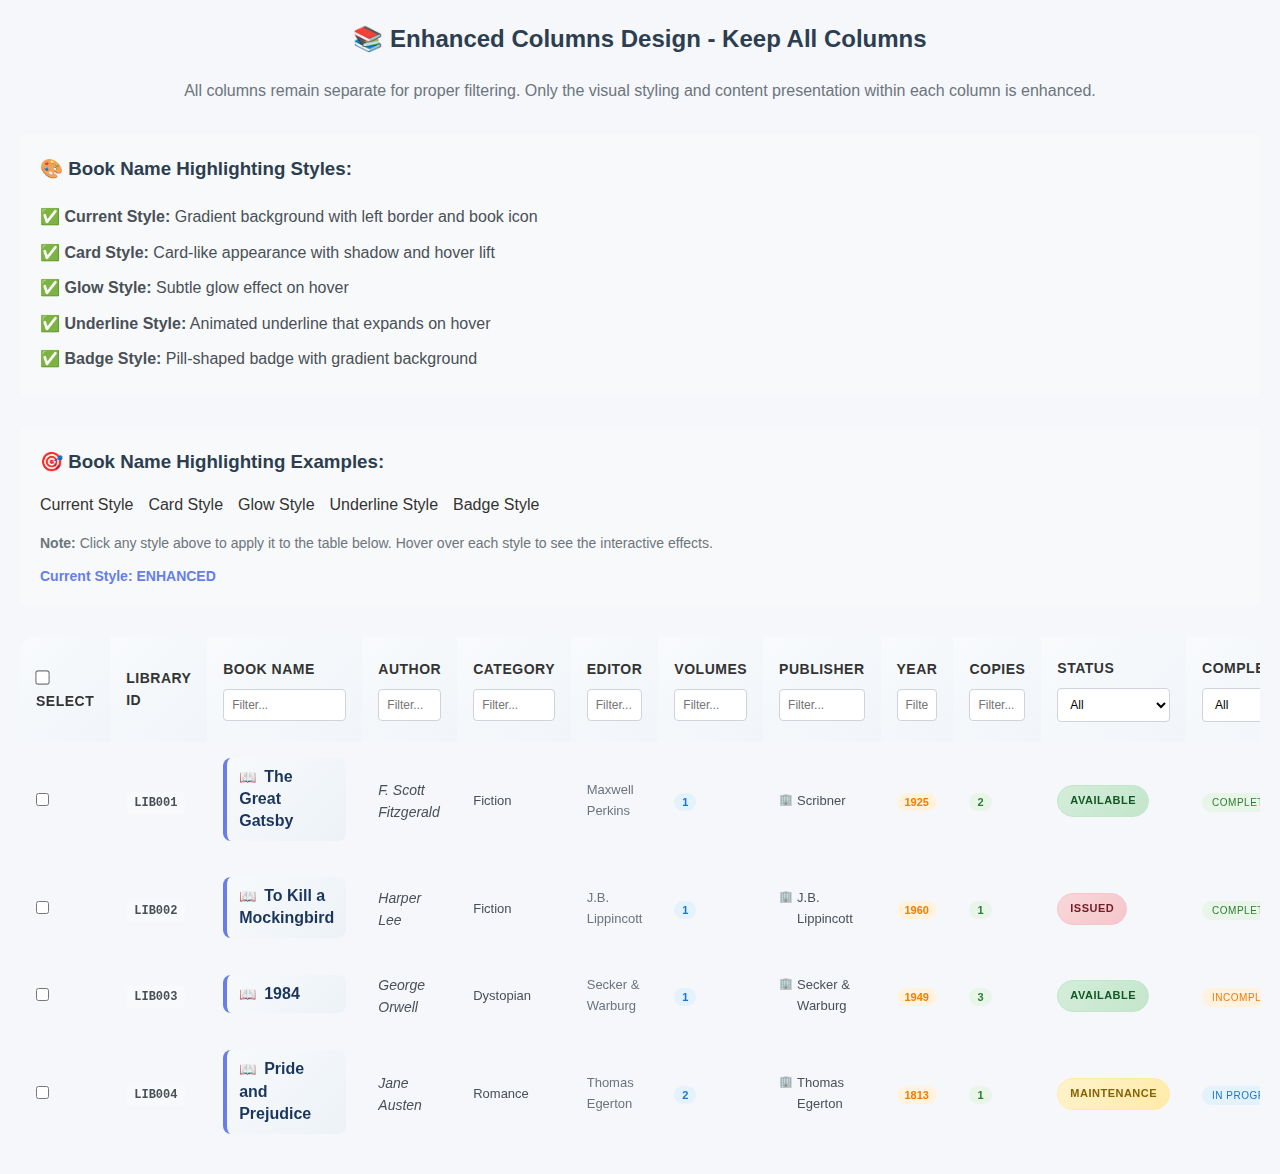
<file: enhanced-columns-prototype.html>
<!DOCTYPE html>
<html lang="en">
<head>
    <meta charset="UTF-8">
    <meta name="viewport" content="width=device-width, initial-scale=1.0">
    <title>Enhanced Columns - Keep All Columns</title>
    <link rel="stylesheet" href="css/style.css">
    <link rel="stylesheet" href="css/enhanced-styles.css">
    <link rel="stylesheet" href="https://cdnjs.cloudflare.com/ajax/libs/font-awesome/6.0.0/css/all.min.css">
    <style>
        /* Enhanced Column Styling - Keep All Columns Separate */
        
        /* Enhanced Book Name Column with Highlighting */
        .data-table .book-name-cell {
            font-size: 16px;
            font-weight: 700;
            color: #1a365d;
            line-height: 1.4;
            margin-bottom: 4px;
            padding: 8px 12px;
            background: linear-gradient(135deg, #f7fafc 0%, #edf2f7 100%);
            border-radius: 8px;
            border-left: 4px solid #667eea;
            position: relative;
            transition: all 0.3s ease;
            cursor: pointer;
        }
        
        .data-table .book-name-cell:hover {
            background: linear-gradient(135deg, #667eea 0%, #764ba2 100%);
            color: white;
            transform: translateX(4px);
            box-shadow: 0 4px 12px rgba(102, 126, 234, 0.3);
        }
        
        .data-table .book-name-cell::before {
            content: "📖";
            margin-right: 8px;
            font-size: 14px;
        }
        
        .data-table .book-name-cell:hover::before {
            content: "✨";
        }
        
        /* Enhanced Author Column */
        .data-table .author-cell {
            font-size: 14px;
            color: #495057;
            font-style: italic;
        }
        
        /* Enhanced Category Column */
        .data-table .category-cell {
            font-size: 13px;
            color: #495057;
            font-weight: 500;
        }
        
        /* Enhanced Editor Column */
        .data-table .editor-cell {
            color: #6c757d;
            font-size: 13px;
        }
        
        /* Enhanced Volumes Column */
        .data-table .volumes-cell {
            text-align: center;
            font-weight: 600;
            color: #495057;
        }
        
        .data-table .volumes-badge {
            background: #e3f2fd;
            color: #1976d2;
            padding: 3px 8px;
            border-radius: 10px;
            font-size: 11px;
            font-weight: 600;
        }
        
        /* Enhanced Publisher Column */
        .data-table .publisher-cell {
            color: #495057;
            font-size: 13px;
            position: relative;
            padding-left: 18px;
        }
        
        .data-table .publisher-cell::before {
            content: "🏢";
            position: absolute;
            left: 0;
            top: 0;
            font-size: 11px;
        }
        
        /* Enhanced Year Column */
        .data-table .year-cell {
            text-align: center;
            font-weight: 600;
        }
        
        .data-table .year-badge {
            background: #fff3e0;
            color: #f57c00;
            padding: 3px 8px;
            border-radius: 10px;
            font-size: 11px;
            font-weight: 600;
        }
        
        /* Enhanced Copies Column */
        .data-table .copies-cell {
            text-align: center;
            font-weight: 600;
            color: #2e7d32;
        }
        
        .data-table .copies-badge {
            background: #e8f5e8;
            color: #2e7d32;
            padding: 3px 8px;
            border-radius: 10px;
            font-size: 11px;
            font-weight: 600;
        }
        
        /* Enhanced Status Column */
        .data-table .status-cell {
            text-align: center;
        }
        
        .data-table .status-badge {
            padding: 6px 12px;
            border-radius: 16px;
            font-size: 11px;
            font-weight: 600;
            text-transform: uppercase;
            letter-spacing: 0.5px;
            display: inline-block;
        }
        
        .data-table .status-badge.available {
            background: linear-gradient(135deg, #d4edda 0%, #c3e6cb 100%);
            color: #155724;
            border: 1px solid #c3e6cb;
        }
        
        .data-table .status-badge.issued {
            background: linear-gradient(135deg, #f8d7da 0%, #f5c6cb 100%);
            color: #721c24;
            border: 1px solid #f5c6cb;
        }
        
        .data-table .status-badge.maintenance {
            background: linear-gradient(135deg, #fff3cd 0%, #ffeaa7 100%);
            color: #856404;
            border: 1px solid #ffeaa7;
        }
        
        /* Enhanced Completion Status Column */
        .data-table .completion-cell {
            text-align: center;
        }
        
        .data-table .completion-badge {
            padding: 4px 10px;
            border-radius: 12px;
            font-size: 10px;
            font-weight: 500;
            text-transform: uppercase;
            letter-spacing: 0.5px;
        }
        
        .data-table .completion-badge.complete {
            background: #e8f5e8;
            color: #2e7d32;
        }
        
        .data-table .completion-badge.incomplete {
            background: #fff3e0;
            color: #f57c00;
        }
        
        .data-table .completion-badge.in-progress {
            background: #e3f2fd;
            color: #1976d2;
        }
        
        .data-table .completion-badge.missing-pages {
            background: #fce4ec;
            color: #c2185b;
        }
        
        /* Enhanced Note Column */
        .data-table .note-cell {
            font-size: 12px;
            color: #6c757d;
            font-style: italic;
            max-width: 150px;
            overflow: hidden;
            text-overflow: ellipsis;
            white-space: nowrap;
        }
        
        .data-table .note-cell:hover {
            white-space: normal;
            background: #f8f9fa;
            padding: 4px;
            border-radius: 4px;
            position: relative;
            z-index: 10;
        }
        
        /* Enhanced Table Row Hover */
        .data-table tbody tr:hover {
            background: linear-gradient(135deg, #f8fafc 0%, #f1f5f9 100%);
            transform: scale(1.01);
            transition: all 0.2s ease;
        }
        
        /* Enhanced Library ID Column */
        .data-table .library-id-cell {
            font-family: 'Courier New', monospace;
            font-weight: 600;
            color: #495057;
            text-align: center;
            background: #f8f9fa;
            border-radius: 6px;
            padding: 4px 8px;
            font-size: 12px;
        }
        
        /* Prototype container */
        .prototype-container {
            max-width: 1400px;
            margin: 0 auto;
            padding: 20px;
        }
        
        .prototype-title {
            font-size: 24px;
            font-weight: 700;
            color: #2c3e50;
            margin-bottom: 20px;
            text-align: center;
        }
        
        .prototype-description {
            color: #6c757d;
            margin-bottom: 30px;
            text-align: center;
            font-size: 16px;
        }
        
        .enhancement-list {
            background: #f8f9fa;
            padding: 20px;
            border-radius: 8px;
            margin-bottom: 30px;
        }
        
        .enhancement-list h3 {
            color: #2c3e50;
            margin-bottom: 15px;
        }
        
        .enhancement-list ul {
            list-style: none;
            padding: 0;
        }
        
        .enhancement-list li {
            padding: 5px 0;
            color: #495057;
        }
        
        .enhancement-list li::before {
            content: "✅ ";
            color: #28a745;
            font-weight: bold;
        }
        
        /* Alternative Book Name Highlighting Styles */
        
        /* Style 1: Card-like highlighting */
        .data-table .book-name-card {
            font-size: 16px;
            font-weight: 700;
            color: #2c3e50;
            padding: 10px 14px;
            background: white;
            border: 2px solid #e1e8ed;
            border-radius: 10px;
            box-shadow: 0 2px 8px rgba(0, 0, 0, 0.1);
            transition: all 0.3s ease;
            cursor: pointer;
        }
        
        .data-table .book-name-card:hover {
            border-color: #667eea;
            box-shadow: 0 6px 20px rgba(102, 126, 234, 0.2);
            transform: translateY(-2px);
        }
        
        /* Style 2: Glow effect highlighting */
        .data-table .book-name-glow {
            font-size: 16px;
            font-weight: 700;
            color: #2c3e50;
            padding: 8px 12px;
            background: #ffffff;
            border-radius: 6px;
            border: 1px solid #e1e8ed;
            transition: all 0.3s ease;
            cursor: pointer;
        }
        
        .data-table .book-name-glow:hover {
            background: #f8f9fa;
            box-shadow: 0 0 20px rgba(102, 126, 234, 0.4);
            border-color: #667eea;
        }
        
        /* Style 3: Underline highlighting */
        .data-table .book-name-underline {
            font-size: 16px;
            font-weight: 700;
            color: #2c3e50;
            padding: 6px 0;
            border-bottom: 3px solid #667eea;
            transition: all 0.3s ease;
            cursor: pointer;
            position: relative;
        }
        
        .data-table .book-name-underline:hover {
            color: #667eea;
            border-bottom-color: #764ba2;
        }
        
        .data-table .book-name-underline::after {
            content: "";
            position: absolute;
            bottom: -3px;
            left: 0;
            width: 0;
            height: 3px;
            background: #764ba2;
            transition: width 0.3s ease;
        }
        
        .data-table .book-name-underline:hover::after {
            width: 100%;
        }
        
        /* Style 4: Badge highlighting */
        .data-table .book-name-badge {
            font-size: 15px;
            font-weight: 700;
            color: white;
            padding: 8px 14px;
            background: linear-gradient(135deg, #667eea 0%, #764ba2 100%);
            border-radius: 20px;
            display: inline-block;
            transition: all 0.3s ease;
            cursor: pointer;
            box-shadow: 0 2px 8px rgba(102, 126, 234, 0.3);
        }
        
        .data-table .book-name-badge:hover {
            background: linear-gradient(135deg, #764ba2 0%, #667eea 100%);
            transform: scale(1.05);
            box-shadow: 0 4px 15px rgba(102, 126, 234, 0.4);
        }
        
        /* Style examples container */
        .style-examples [class*="book-name-"] {
            cursor: pointer;
            transition: all 0.2s ease;
        }
        
        .style-examples [class*="book-name-"]:hover {
            transform: translateY(-2px);
            box-shadow: 0 4px 12px rgba(0, 0, 0, 0.15);
        }
        
        .style-examples [class*="book-name-"]:active {
            transform: scale(0.95);
        }
    </style>
</head>
<body>
    <div class="prototype-container">
        <h1 class="prototype-title">📚 Enhanced Columns Design - Keep All Columns</h1>
        <p class="prototype-description">
            All columns remain separate for proper filtering. Only the visual styling and content presentation within each column is enhanced.
        </p>
        
        <div class="enhancement-list">
            <h3>🎨 Book Name Highlighting Styles:</h3>
            <ul>
                <li><strong>Current Style:</strong> Gradient background with left border and book icon</li>
                <li><strong>Card Style:</strong> Card-like appearance with shadow and hover lift</li>
                <li><strong>Glow Style:</strong> Subtle glow effect on hover</li>
                <li><strong>Underline Style:</strong> Animated underline that expands on hover</li>
                <li><strong>Badge Style:</strong> Pill-shaped badge with gradient background</li>
            </ul>
        </div>

        <!-- Style Examples -->
        <div style="margin: 30px 0; padding: 20px; background: #f8f9fa; border-radius: 8px;">
            <h3 style="color: #2c3e50; margin-bottom: 15px;">🎯 Book Name Highlighting Examples:</h3>
            <div class="style-examples" style="display: flex; flex-wrap: wrap; gap: 15px; align-items: center;">
                <div class="book-name-cell" title="Click to apply this style">Current Style</div>
                <div class="book-name-card" title="Click to apply this style">Card Style</div>
                <div class="book-name-glow" title="Click to apply this style">Glow Style</div>
                <div class="book-name-underline" title="Click to apply this style">Underline Style</div>
                <div class="book-name-badge" title="Click to apply this style">Badge Style</div>
            </div>
            <p style="margin-top: 15px; color: #6c757d; font-size: 14px;">
                <strong>Note:</strong> Click any style above to apply it to the table below. Hover over each style to see the interactive effects.
            </p>
            <p class="current-style-indicator" style="margin-top: 10px; color: #667eea; font-weight: 600; font-size: 14px;">
                Current Style: ENHANCED
            </p>
        </div>

        <div class="table-container">
            <table class="data-table">
                <thead>
                    <tr>
                        <th>
                            <input type="checkbox" id="select-all-books"> Select
                        </th>
                        <th>Library ID</th>
                        <th>
                            <span>Book Name</span>
                            <input type="text" class="filter-input" data-column="bookName" placeholder="Filter...">
                        </th>
                        <th>
                            <span>Author</span>
                            <input type="text" class="filter-input" data-column="author" placeholder="Filter...">
                        </th>
                        <th>
                            <span>Category</span>
                            <input type="text" class="filter-input" data-column="category" placeholder="Filter...">
                        </th>
                        <th>
                            <span>Editor</span>
                            <input type="text" class="filter-input" data-column="editor" placeholder="Filter...">
                        </th>
                        <th>
                            <span>Volumes</span>
                            <input type="text" class="filter-input" data-column="volumes" placeholder="Filter...">
                        </th>
                        <th>
                            <span>Publisher</span>
                            <input type="text" class="filter-input" data-column="publisher" placeholder="Filter...">
                        </th>
                        <th>
                            <span>Year</span>
                            <input type="text" class="filter-input" data-column="year" placeholder="Filter...">
                        </th>
                        <th>
                            <span>Copies</span>
                            <input type="text" class="filter-input" data-column="copies" placeholder="Filter...">
                        </th>
                        <th>
                            <span>Status</span>
                            <select class="filter-select" data-column="status">
                                <option value="">All</option>
                                <option value="Available">Available</option>
                                <option value="Issued">Issued</option>
                                <option value="Maintenance">Maintenance</option>
                            </select>
                        </th>
                        <th>
                            <span>Completion</span>
                            <select class="filter-select" data-column="completion_status">
                                <option value="">All</option>
                                <option value="Complete">Complete</option>
                                <option value="Incomplete">Incomplete</option>
                                <option value="In Progress">In Progress</option>
                                <option value="Missing Pages">Missing Pages</option>
                            </select>
                        </th>
                        <th>
                            <span>Note</span>
                            <input type="text" class="filter-input" data-column="note" placeholder="Filter...">
                        </th>
                        <th>Actions</th>
                    </tr>
                </thead>
                <tbody>
                    <tr>
                        <td><input type="checkbox" class="book-select" data-book-id="1"></td>
                        <td><span class="library-id-cell">LIB001</span></td>
                        <td><div class="book-name-cell">The Great Gatsby</div></td>
                        <td><div class="author-cell">F. Scott Fitzgerald</div></td>
                        <td><div class="category-cell">Fiction</div></td>
                        <td><div class="editor-cell">Maxwell Perkins</div></td>
                        <td><span class="volumes-badge">1</span></td>
                        <td><div class="publisher-cell">Scribner</div></td>
                        <td><span class="year-badge">1925</span></td>
                        <td><span class="copies-badge">2</span></td>
                        <td><span class="status-badge available">Available</span></td>
                        <td><span class="completion-badge complete">Complete</span></td>
                        <td><div class="note-cell">Classic American novel about the Jazz Age</div></td>
                        <td>
                            <div class="action-buttons">
                                <button class="btn btn-primary btn-sm"><i class="fas fa-share"></i></button>
                                <button class="btn btn-secondary btn-sm"><i class="fas fa-edit"></i></button>
                                <button class="btn btn-danger btn-sm"><i class="fas fa-trash"></i></button>
                            </div>
                        </td>
                    </tr>
                    <tr>
                        <td><input type="checkbox" class="book-select" data-book-id="2"></td>
                        <td><span class="library-id-cell">LIB002</span></td>
                        <td><div class="book-name-cell">To Kill a Mockingbird</div></td>
                        <td><div class="author-cell">Harper Lee</div></td>
                        <td><div class="category-cell">Fiction</div></td>
                        <td><div class="editor-cell">J.B. Lippincott</div></td>
                        <td><span class="volumes-badge">1</span></td>
                        <td><div class="publisher-cell">J.B. Lippincott</div></td>
                        <td><span class="year-badge">1960</span></td>
                        <td><span class="copies-badge">1</span></td>
                        <td><span class="status-badge issued">Issued</span></td>
                        <td><span class="completion-badge complete">Complete</span></td>
                        <td><div class="note-cell">Pulitzer Prize winning novel</div></td>
                        <td>
                            <div class="action-buttons">
                                <button class="btn btn-secondary btn-sm"><i class="fas fa-undo"></i></button>
                                <button class="btn btn-secondary btn-sm"><i class="fas fa-edit"></i></button>
                                <button class="btn btn-danger btn-sm"><i class="fas fa-trash"></i></button>
                            </div>
                        </td>
                    </tr>
                    <tr>
                        <td><input type="checkbox" class="book-select" data-book-id="3"></td>
                        <td><span class="library-id-cell">LIB003</span></td>
                        <td><div class="book-name-cell">1984</div></td>
                        <td><div class="author-cell">George Orwell</div></td>
                        <td><div class="category-cell">Dystopian</div></td>
                        <td><div class="editor-cell">Secker & Warburg</div></td>
                        <td><span class="volumes-badge">1</span></td>
                        <td><div class="publisher-cell">Secker & Warburg</div></td>
                        <td><span class="year-badge">1949</span></td>
                        <td><span class="copies-badge">3</span></td>
                        <td><span class="status-badge available">Available</span></td>
                        <td><span class="completion-badge incomplete">Incomplete</span></td>
                        <td><div class="note-cell">Classic dystopian novel - missing pages 45-47</div></td>
                        <td>
                            <div class="action-buttons">
                                <button class="btn btn-primary btn-sm"><i class="fas fa-share"></i></button>
                                <button class="btn btn-secondary btn-sm"><i class="fas fa-edit"></i></button>
                                <button class="btn btn-danger btn-sm"><i class="fas fa-trash"></i></button>
                            </div>
                        </td>
                    </tr>
                    <tr>
                        <td><input type="checkbox" class="book-select" data-book-id="4"></td>
                        <td><span class="library-id-cell">LIB004</span></td>
                        <td><div class="book-name-cell">Pride and Prejudice</div></td>
                        <td><div class="author-cell">Jane Austen</div></td>
                        <td><div class="category-cell">Romance</div></td>
                        <td><div class="editor-cell">Thomas Egerton</div></td>
                        <td><span class="volumes-badge">2</span></td>
                        <td><div class="publisher-cell">Thomas Egerton</div></td>
                        <td><span class="year-badge">1813</span></td>
                        <td><span class="copies-badge">1</span></td>
                        <td><span class="status-badge maintenance">Maintenance</span></td>
                        <td><span class="completion-badge in-progress">In Progress</span></td>
                        <td><div class="note-cell">Volume 2 needs binding repair</div></td>
                        <td>
                            <div class="action-buttons">
                                <button class="btn btn-secondary btn-sm"><i class="fas fa-tools"></i></button>
                                <button class="btn btn-secondary btn-sm"><i class="fas fa-edit"></i></button>
                                <button class="btn btn-danger btn-sm"><i class="fas fa-trash"></i></button>
                            </div>
                        </td>
                    </tr>
                </tbody>
            </table>
        </div>
    </div>

    <script>
        console.log('🎨 Enhanced Columns Design loaded!');
        console.log('✨ All columns remain separate for filtering');
        console.log('🎯 Only visual styling is enhanced');
        
        // Function to switch book name highlighting styles
        function switchBookNameStyle(styleName) {
            // Find all book name cells in the table
            const bookNames = document.querySelectorAll('td .book-name-cell, td [class*="book-name-"]');
            
            bookNames.forEach(name => {
                // Remove all style classes
                name.classList.remove('book-name-cell', 'book-name-card', 'book-name-glow', 'book-name-underline', 'book-name-badge');
                
                // Add the new style class
                name.classList.add(styleName);
            });
            
            // Update the current style indicator
            const currentStyleElement = document.querySelector('.current-style-indicator');
            if (currentStyleElement) {
                currentStyleElement.textContent = `Current Style: ${styleName.replace('book-name-', '').replace('-', ' ').toUpperCase()}`;
            }
            
            console.log(`🎨 Switched to ${styleName} style`);
        }
        
        // Add click handlers to style examples
        document.addEventListener('DOMContentLoaded', function() {
            // Add click handlers to style examples
            const styleExamples = document.querySelectorAll('.style-examples [class*="book-name-"]');
            
            styleExamples.forEach(example => {
                example.addEventListener('click', function(e) {
                    e.preventDefault();
                    const className = this.className.split(' ').find(cls => cls.startsWith('book-name-'));
                    if (className) {
                        switchBookNameStyle(className);
                        
                        // Add visual feedback
                        this.style.transform = 'scale(0.95)';
                        setTimeout(() => {
                            this.style.transform = '';
                        }, 150);
                    }
                });
                
                // Add hover cursor
                example.style.cursor = 'pointer';
            });
            
            console.log('🎨 Style switching initialized!');
        });
        
        // Make function globally available
        window.switchBookNameStyle = switchBookNameStyle;
    </script>
</body>
</html>
</file>
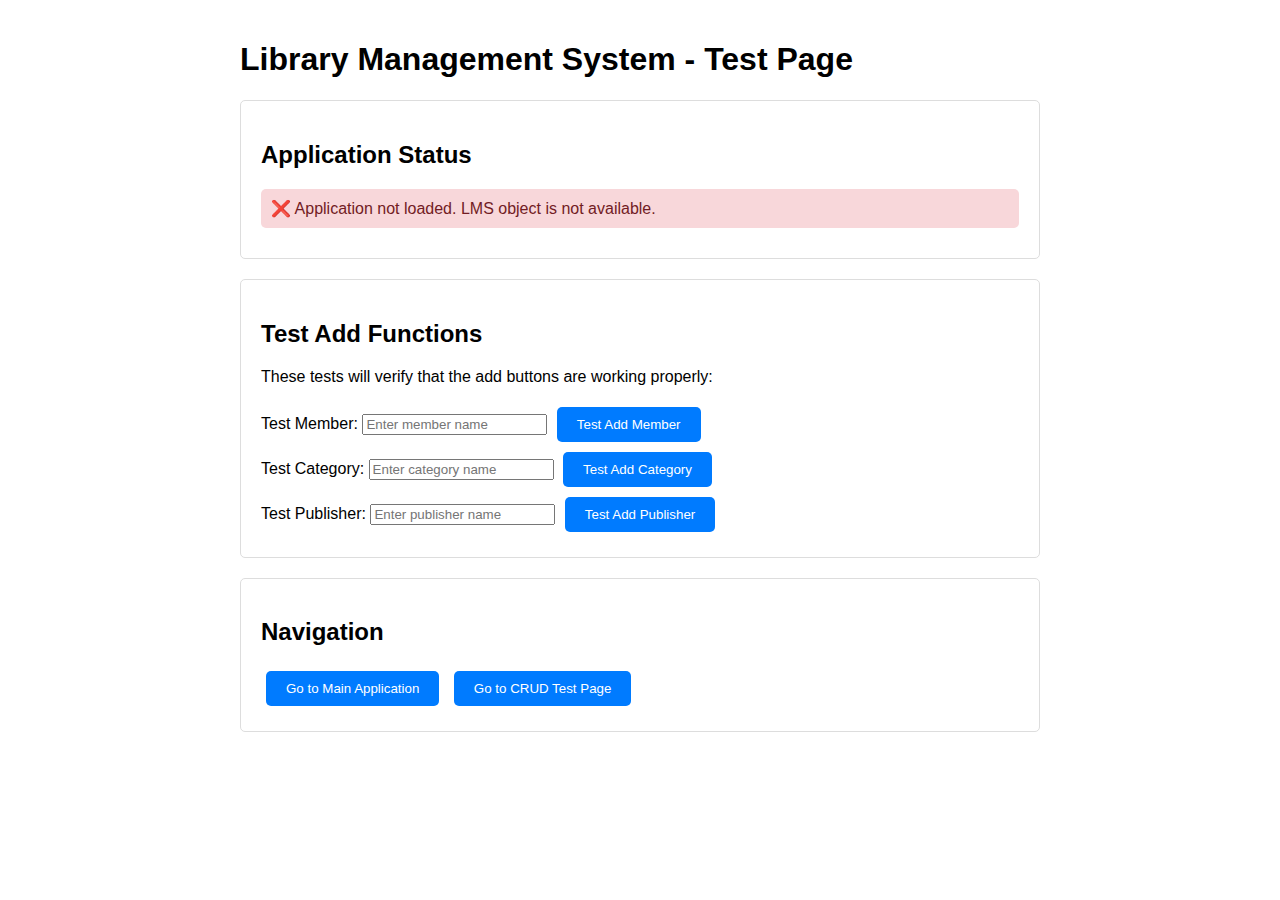
<file: test_app.html>
<!DOCTYPE html>
<html lang="en">
<head>
    <meta charset="UTF-8">
    <meta name="viewport" content="width=device-width, initial-scale=1.0">
    <title>Test Application</title>
    <style>
        body {
            font-family: Arial, sans-serif;
            max-width: 800px;
            margin: 0 auto;
            padding: 20px;
        }
        .test-section {
            border: 1px solid #ddd;
            margin: 20px 0;
            padding: 20px;
            border-radius: 5px;
        }
        .success {
            background-color: #d4edda;
            color: #155724;
            padding: 10px;
            border-radius: 5px;
            margin: 10px 0;
        }
        .error {
            background-color: #f8d7da;
            color: #721c24;
            padding: 10px;
            border-radius: 5px;
            margin: 10px 0;
        }
        button {
            background: #007bff;
            color: white;
            border: none;
            padding: 10px 20px;
            border-radius: 5px;
            cursor: pointer;
            margin: 5px;
        }
        button:hover {
            background: #0056b3;
        }
    </style>
</head>
<body>
    <h1>Library Management System - Test Page</h1>
    
    <div class="test-section">
        <h2>Application Status</h2>
        <div id="status">Checking...</div>
    </div>
    
    <div class="test-section">
        <h2>Test Add Functions</h2>
        <p>These tests will verify that the add buttons are working properly:</p>
        
        <div>
            <label for="test-member">Test Member:</label>
            <input type="text" id="test-member" placeholder="Enter member name">
            <button onclick="testAddMember()">Test Add Member</button>
        </div>
        
        <div>
            <label for="test-category">Test Category:</label>
            <input type="text" id="test-category" placeholder="Enter category name">
            <button onclick="testAddCategory()">Test Add Category</button>
        </div>
        
        <div>
            <label for="test-publisher">Test Publisher:</label>
            <input type="text" id="test-publisher" placeholder="Enter publisher name">
            <button onclick="testAddPublisher()">Test Add Publisher</button>
        </div>
        
        <div id="test-results"></div>
    </div>
    
    <div class="test-section">
        <h2>Navigation</h2>
        <button onclick="window.location.href='/'">Go to Main Application</button>
        <button onclick="window.location.href='/test_crud_operations.html'">Go to CRUD Test Page</button>
    </div>

    <script>
        // Test if the application is loaded
        function checkAppStatus() {
            const statusDiv = document.getElementById('status');
            
            if (typeof window.lms !== 'undefined') {
                statusDiv.innerHTML = '<div class="success">✅ Application loaded successfully! LMS object is available.</div>';
            } else {
                statusDiv.innerHTML = '<div class="error">❌ Application not loaded. LMS object is not available.</div>';
            }
        }
        
        // Test add member function
        function testAddMember() {
            const input = document.getElementById('test-member');
            const name = input.value.trim();
            
            if (!name) {
                showResult('Please enter a member name', 'error');
                return;
            }
            
            if (typeof window.lms !== 'undefined') {
                try {
                    window.lms.addMember();
                    showResult('Add member function called successfully', 'success');
                } catch (error) {
                    showResult('Error calling addMember: ' + error.message, 'error');
                }
            } else {
                showResult('LMS object not available', 'error');
            }
        }
        
        // Test add category function
        function testAddCategory() {
            const input = document.getElementById('test-category');
            const name = input.value.trim();
            
            if (!name) {
                showResult('Please enter a category name', 'error');
                return;
            }
            
            if (typeof window.lms !== 'undefined') {
                try {
                    window.lms.addCategory();
                    showResult('Add category function called successfully', 'success');
                } catch (error) {
                    showResult('Error calling addCategory: ' + error.message, 'error');
                }
            } else {
                showResult('LMS object not available', 'error');
            }
        }
        
        // Test add publisher function
        function testAddPublisher() {
            const input = document.getElementById('test-publisher');
            const name = input.value.trim();
            
            if (!name) {
                showResult('Please enter a publisher name', 'error');
                return;
            }
            
            if (typeof window.lms !== 'undefined') {
                try {
                    window.lms.addPublisher();
                    showResult('Add publisher function called successfully', 'success');
                } catch (error) {
                    showResult('Error calling addPublisher: ' + error.message, 'error');
                }
            } else {
                showResult('LMS object not available', 'error');
            }
        }
        
        function showResult(message, type) {
            const resultsDiv = document.getElementById('test-results');
            const resultDiv = document.createElement('div');
            resultDiv.className = type;
            resultDiv.textContent = message;
            resultsDiv.appendChild(resultDiv);
            
            // Remove after 5 seconds
            setTimeout(() => {
                resultDiv.remove();
            }, 5000);
        }
        
        // Check status when page loads
        window.addEventListener('load', () => {
            checkAppStatus();
            
            // Check again after a delay to see if the app loads
            setTimeout(checkAppStatus, 2000);
        });
    </script>
</body>
</html>
</file>
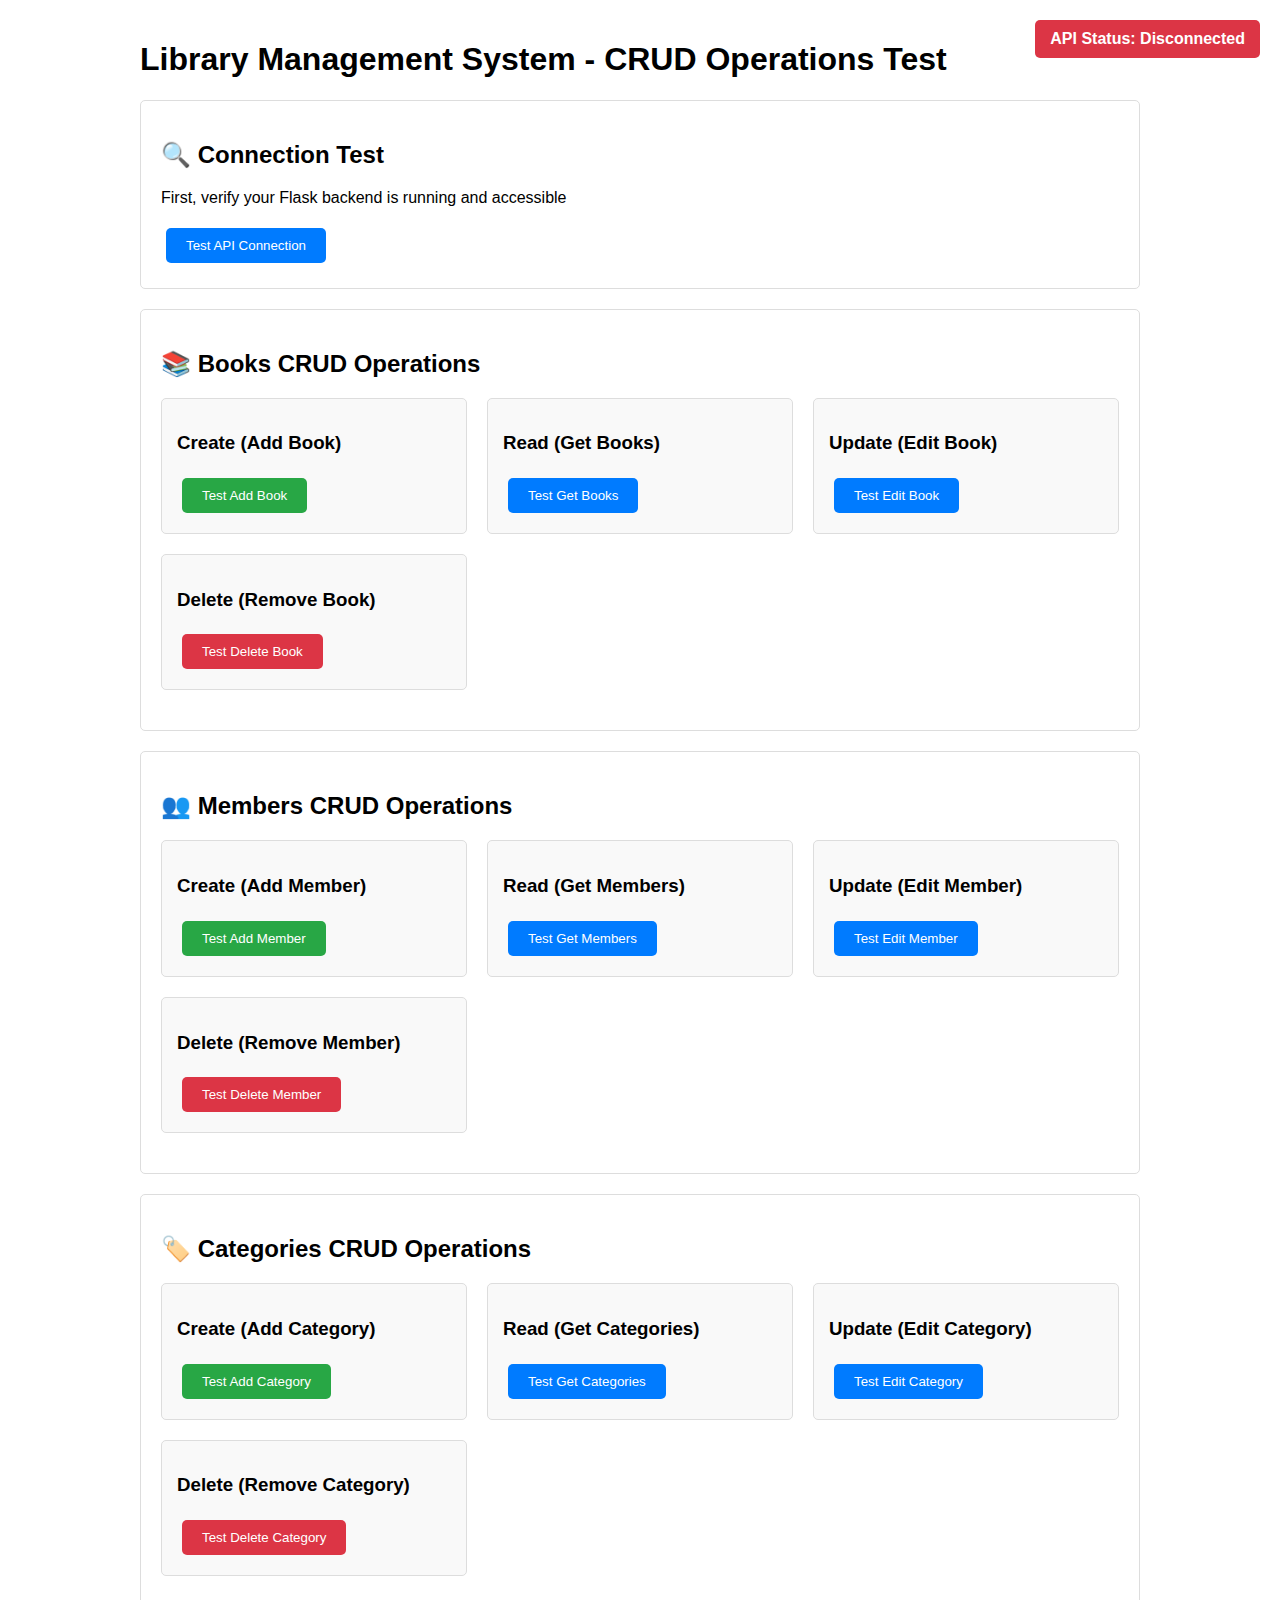
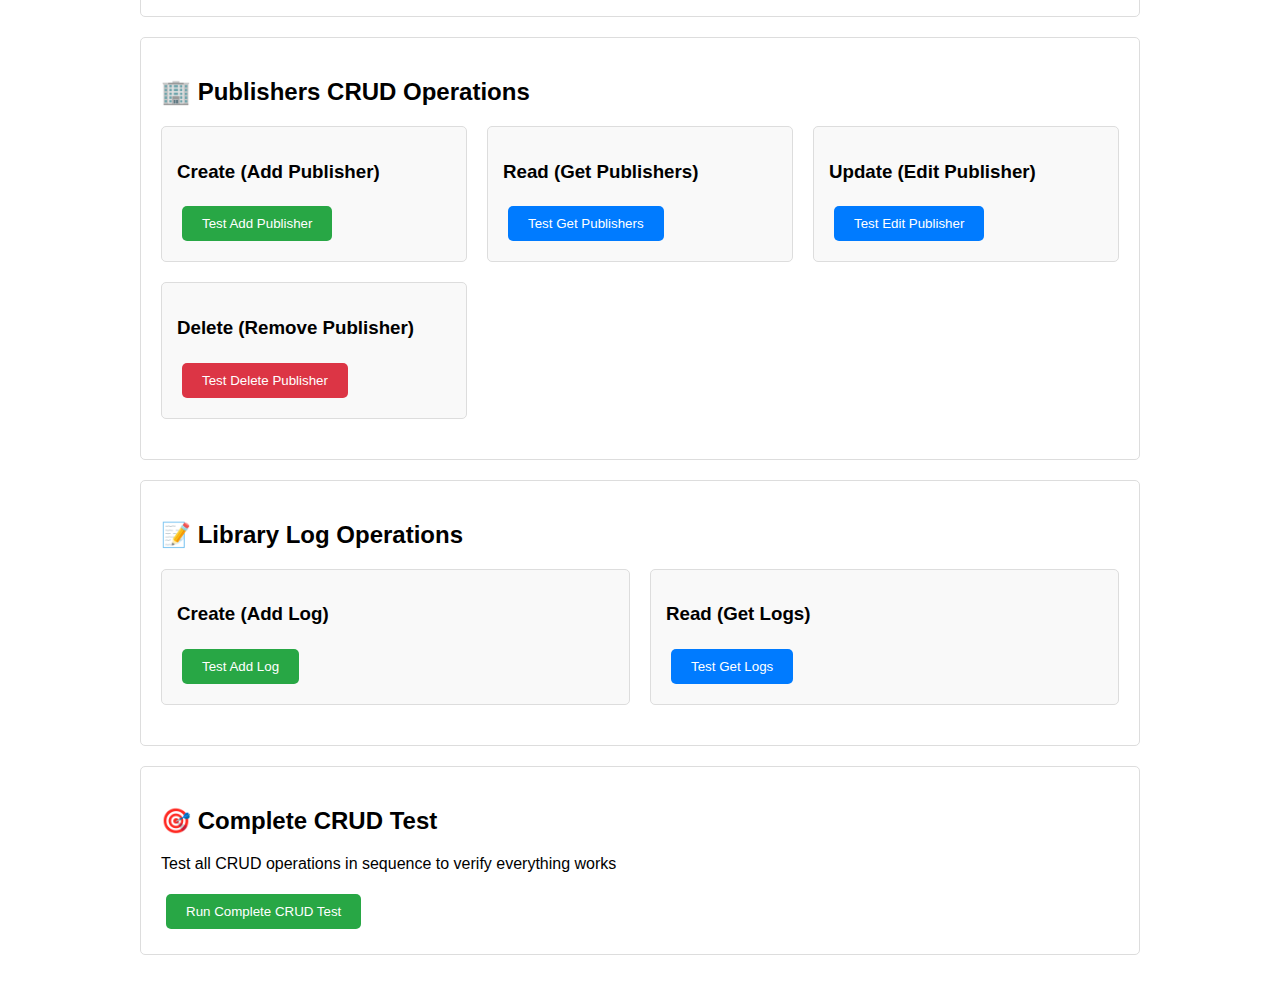
<file: test_crud_operations.html>
<!DOCTYPE html>
<html lang="en">
<head>
    <meta charset="UTF-8">
    <meta name="viewport" content="width=device-width, initial-scale=1.0">
    <title>LMS CRUD Operations Test</title>
    <style>
        body {
            font-family: Arial, sans-serif;
            max-width: 1000px;
            margin: 0 auto;
            padding: 20px;
        }
        .test-section {
            border: 1px solid #ddd;
            margin: 20px 0;
            padding: 20px;
            border-radius: 5px;
        }
        .test-button {
            background: #007bff;
            color: white;
            border: none;
            padding: 10px 20px;
            margin: 5px;
            border-radius: 5px;
            cursor: pointer;
        }
        .test-button:hover {
            background: #0056b3;
        }
        .test-button.danger {
            background: #dc3545;
        }
        .test-button.danger:hover {
            background: #c82333;
        }
        .test-button.success {
            background: #28a745;
        }
        .test-button.success:hover {
            background: #218838;
        }
        .result {
            margin: 10px 0;
            padding: 10px;
            border-radius: 5px;
            background: #f8f9fa;
            border-left: 4px solid #007bff;
        }
        .error {
            border-left-color: #dc3545;
            background: #f8d7da;
        }
        .success {
            border-left-color: #28a745;
            background: #d4edda;
        }
        .warning {
            border-left-color: #ffc107;
            background: #fff3cd;
        }
        .status {
            position: fixed;
            top: 20px;
            right: 20px;
            padding: 10px 15px;
            border-radius: 5px;
            color: white;
            font-weight: bold;
        }
        .status.connected {
            background-color: #28a745;
        }
        .status.disconnected {
            background-color: #dc3545;
        }
        .test-grid {
            display: grid;
            grid-template-columns: repeat(auto-fit, minmax(300px, 1fr));
            gap: 20px;
            margin: 20px 0;
        }
        .test-item {
            border: 1px solid #ddd;
            padding: 15px;
            border-radius: 5px;
            background: #f9f9f9;
        }
    </style>
</head>
<body>
    <h1>Library Management System - CRUD Operations Test</h1>
    
    <div id="api-status" class="status disconnected">API Status: Disconnected</div>
    
    <div class="test-section">
        <h2>🔍 Connection Test</h2>
        <p>First, verify your Flask backend is running and accessible</p>
        <button class="test-button" onclick="testConnection()">Test API Connection</button>
        <div id="connection-result"></div>
    </div>

    <div class="test-section">
        <h2>📚 Books CRUD Operations</h2>
        <div class="test-grid">
            <div class="test-item">
                <h3>Create (Add Book)</h3>
                <button class="test-button success" onclick="testAddBook()">Test Add Book</button>
                <div id="add-book-result"></div>
            </div>
            <div class="test-item">
                <h3>Read (Get Books)</h3>
                <button class="test-button" onclick="testGetBooks()">Test Get Books</button>
                <div id="get-books-result"></div>
            </div>
            <div class="test-item">
                <h3>Update (Edit Book)</h3>
                <button class="test-button" onclick="testEditBook()">Test Edit Book</button>
                <div id="edit-book-result"></div>
            </div>
            <div class="test-item">
                <h3>Delete (Remove Book)</h3>
                <button class="test-button danger" onclick="testDeleteBook()">Test Delete Book</button>
                <div id="delete-book-result"></div>
            </div>
        </div>
    </div>

    <div class="test-section">
        <h2>👥 Members CRUD Operations</h2>
        <div class="test-grid">
            <div class="test-item">
                <h3>Create (Add Member)</h3>
                <button class="test-button success" onclick="testAddMember()">Test Add Member</button>
                <div id="add-member-result"></div>
            </div>
            <div class="test-item">
                <h3>Read (Get Members)</h3>
                <button class="test-button" onclick="testGetMembers()">Test Get Members</button>
                <div id="get-members-result"></div>
            </div>
            <div class="test-item">
                <h3>Update (Edit Member)</h3>
                <button class="test-button" onclick="testEditMember()">Test Edit Member</button>
                <div id="edit-member-result"></div>
            </div>
            <div class="test-item">
                <h3>Delete (Remove Member)</h3>
                <button class="test-button danger" onclick="testDeleteMember()">Test Delete Member</button>
                <div id="delete-member-result"></div>
            </div>
        </div>
    </div>

    <div class="test-section">
        <h2>🏷️ Categories CRUD Operations</h2>
        <div class="test-grid">
            <div class="test-item">
                <h3>Create (Add Category)</h3>
                <button class="test-button success" onclick="testAddCategory()">Test Add Category</button>
                <div id="add-category-result"></div>
            </div>
            <div class="test-item">
                <h3>Read (Get Categories)</h3>
                <button class="test-button" onclick="testGetCategories()">Test Get Categories</button>
                <div id="get-categories-result"></div>
            </div>
            <div class="test-item">
                <h3>Update (Edit Category)</h3>
                <button class="test-button" onclick="testEditCategory()">Test Edit Category</button>
                <div id="edit-category-result"></div>
            </div>
            <div class="test-item">
                <h3>Delete (Remove Category)</h3>
                <button class="test-button danger" onclick="testDeleteCategory()">Test Delete Category</button>
                <div id="delete-category-result"></div>
            </div>
        </div>
    </div>

    <div class="test-section">
        <h2>🏢 Publishers CRUD Operations</h2>
        <div class="test-grid">
            <div class="test-item">
                <h3>Create (Add Publisher)</h3>
                <button class="test-button success" onclick="testAddPublisher()">Test Add Publisher</button>
                <div id="add-publisher-result"></div>
            </div>
            <div class="test-item">
                <h3>Read (Get Publishers)</h3>
                <button class="test-button" onclick="testGetPublishers()">Test Get Publishers</button>
                <div id="get-publishers-result"></div>
            </div>
            <div class="test-item">
                <h3>Update (Edit Publisher)</h3>
                <button class="test-button" onclick="testEditPublisher()">Test Edit Publisher</button>
                <div id="edit-publisher-result"></div>
            </div>
            <div class="test-item">
                <h3>Delete (Remove Publisher)</h3>
                <button class="test-button danger" onclick="testDeletePublisher()">Test Delete Publisher</button>
                <div id="delete-publisher-result"></div>
            </div>
        </div>
    </div>

    <div class="test-section">
        <h2>📝 Library Log Operations</h2>
        <div class="test-grid">
            <div class="test-item">
                <h3>Create (Add Log)</h3>
                <button class="test-button success" onclick="testAddLog()">Test Add Log</button>
                <div id="add-log-result"></div>
            </div>
            <div class="test-item">
                <h3>Read (Get Logs)</h3>
                <button class="test-button" onclick="testGetLogs()">Test Get Logs</button>
                <div id="get-logs-result"></div>
            </div>
        </div>
    </div>

    <div class="test-section">
        <h2>🎯 Complete CRUD Test</h2>
        <p>Test all CRUD operations in sequence to verify everything works</p>
        <button class="test-button success" onclick="testCompleteCRUD()">Run Complete CRUD Test</button>
        <div id="complete-crud-result"></div>
    </div>

    <script>
        const API_BASE = '/api';
        let testData = {
            book: null,
            member: null,
            category: null,
            publisher: null
        };
        
        function updateStatus(connected) {
            const status = document.getElementById('api-status');
            status.className = `status ${connected ? 'connected' : 'disconnected'}`;
            status.textContent = `API Status: ${connected ? 'Connected' : 'Disconnected'}`;
        }

        function showResult(elementId, message, isError = false, isSuccess = false, isWarning = false) {
            const element = document.getElementById(elementId);
            element.className = `result ${isError ? 'error' : ''} ${isSuccess ? 'success' : ''} ${isWarning ? 'warning' : ''}`;
            element.innerHTML = message;
        }

        async function apiCall(endpoint, options = {}) {
            const url = `${API_BASE}${endpoint}`;
            const defaultOptions = {
                method: 'GET',
                headers: {
                    'Content-Type': 'application/json',
                },
                ...options
            };

            try {
                const response = await fetch(url, defaultOptions);
                if (!response.ok) {
                    throw new Error(`HTTP error! status: ${response.status}`);
                }
                updateStatus(true);
                return await response.json();
            } catch (error) {
                updateStatus(false);
                throw error;
            }
        }

        // Connection Test
        async function testConnection() {
            try {
                const result = await apiCall('/health');
                showResult('connection-result', 
                    `<strong>✅ Connection Successful!</strong><br>
                     Status: ${result.status}<br>
                     Message: ${result.message}`, 
                    false, true);
            } catch (error) {
                showResult('connection-result', 
                    `<strong>❌ Connection Failed!</strong><br>
                     Error: ${error.message}`, 
                    true);
            }
        }

        // Books CRUD Tests
        async function testAddBook() {
            try {
                const newBook = {
                    bookName: 'Test Book ' + Date.now(),
                    author: 'Test Author',
                    category: 'Fiction',
                    volumes: 1,
                    year: 2024,
                    note: 'Test book for CRUD testing'
                };

                const result = await apiCall('/books', {
                    method: 'POST',
                    body: JSON.stringify(newBook)
                });

                testData.book = result;
                showResult('add-book-result', 
                    `<strong>✅ Book Added Successfully!</strong><br>
                     ID: ${result.id}<br>
                     Name: ${result.bookName}<br>
                     Author: ${result.author}`, 
                    false, true);
            } catch (error) {
                showResult('add-book-result', 
                    `<strong>❌ Add Book Failed!</strong><br>
                     Error: ${error.message}`, 
                    true);
            }
        }

        async function testGetBooks() {
            try {
                const result = await apiCall('/books');
                showResult('get-books-result', 
                    `<strong>✅ Books Retrieved Successfully!</strong><br>
                     Total Books: ${result.total}<br>
                     Books on Page: ${result.books.length}`, 
                    false, true);
            } catch (error) {
                showResult('get-books-result', 
                    `<strong>❌ Get Books Failed!</strong><br>
                     Error: ${error.message}`, 
                    true);
            }
        }

        async function testEditBook() {
            if (!testData.book) {
                showResult('edit-book-result', 
                    `<strong>⚠️ No Book to Edit!</strong><br>
                     Add a book first using the "Test Add Book" button`, 
                    false, false, true);
                return;
            }

            try {
                const updatedBook = {
                    bookName: 'Updated Book ' + Date.now(),
                    author: 'Updated Author'
                };

                const result = await apiCall(`/books/${testData.book.id}`, {
                    method: 'PUT',
                    body: JSON.stringify(updatedBook)
                });

                testData.book = result;
                showResult('edit-book-result', 
                    `<strong>✅ Book Updated Successfully!</strong><br>
                     New Name: ${result.bookName}<br>
                     New Author: ${result.author}`, 
                    false, true);
            } catch (error) {
                showResult('edit-book-result', 
                    `<strong>❌ Edit Book Failed!</strong><br>
                     Error: ${error.message}`, 
                    true);
            }
        }

        async function testDeleteBook() {
            if (!testData.book) {
                showResult('delete-book-result', 
                    `<strong>⚠️ No Book to Delete!</strong><br>
                     Add a book first using the "Test Add Book" button`, 
                    false, false, true);
                return;
            }

            try {
                await apiCall(`/books/${testData.book.id}`, {
                    method: 'DELETE'
                });

                showResult('delete-book-result', 
                    `<strong>✅ Book Deleted Successfully!</strong><br>
                     Book "${testData.book.bookName}" has been removed`, 
                    false, true);
                
                testData.book = null;
            } catch (error) {
                showResult('delete-book-result', 
                    `<strong>❌ Delete Book Failed!</strong><br>
                     Error: ${error.message}`, 
                    true);
            }
        }

        // Members CRUD Tests
        async function testAddMember() {
            try {
                const newMember = {
                    name: 'Test Member ' + Date.now(),
                    email: 'test@example.com',
                    phone: '123-456-7890',
                    address: 'Test Address'
                };

                const result = await apiCall('/members', {
                    method: 'POST',
                    body: JSON.stringify(newMember)
                });

                testData.member = result;
                showResult('add-member-result', 
                    `<strong>✅ Member Added Successfully!</strong><br>
                     ID: ${result.id}<br>
                     Name: ${result.name}<br>
                     Email: ${result.email}`, 
                    false, true);
            } catch (error) {
                showResult('add-member-result', 
                    `<strong>❌ Add Member Failed!</strong><br>
                     Error: ${error.message}`, 
                    true);
            }
        }

        async function testGetMembers() {
            try {
                const result = await apiCall('/members');
                showResult('get-members-result', 
                    `<strong>✅ Members Retrieved Successfully!</strong><br>
                     Total Members: ${result.length}`, 
                    false, true);
            } catch (error) {
                showResult('get-members-result', 
                    `<strong>❌ Get Members Failed!</strong><br>
                     Error: ${error.message}`, 
                    true);
            }
        }

        async function testEditMember() {
            if (!testData.member) {
                showResult('edit-member-result', 
                    `<strong>⚠️ No Member to Edit!</strong><br>
                     Add a member first using the "Test Add Member" button`, 
                    false, false, true);
                return;
            }

            try {
                const updatedMember = {
                    name: 'Updated Member ' + Date.now(),
                    email: 'updated@example.com'
                };

                const result = await apiCall(`/members/${testData.member.id}`, {
                    method: 'PUT',
                    body: JSON.stringify(updatedMember)
                });

                testData.member = result;
                showResult('edit-member-result', 
                    `<strong>✅ Member Updated Successfully!</strong><br>
                     New Name: ${result.name}<br>
                     New Email: ${result.email}`, 
                    false, true);
            } catch (error) {
                showResult('edit-member-result', 
                    `<strong>❌ Edit Member Failed!</strong><br>
                     Error: ${error.message}`, 
                    true);
            }
        }

        async function testDeleteMember() {
            if (!testData.member) {
                showResult('delete-member-result', 
                    `<strong>⚠️ No Member to Delete!</strong><br>
                     Add a member first using the "Test Add Member" button`, 
                    false, false, true);
                return;
            }

            try {
                await apiCall(`/members/${testData.member.id}`, {
                    method: 'DELETE'
                });

                showResult('delete-member-result', 
                    `<strong>✅ Member Deleted Successfully!</strong><br>
                     Member "${testData.member.name}" has been removed`, 
                    false, true);
                
                testData.member = null;
            } catch (error) {
                showResult('delete-member-result', 
                    `<strong>❌ Delete Member Failed!</strong><br>
                     Error: ${error.message}`, 
                    true);
            }
        }

        // Categories CRUD Tests
        async function testAddCategory() {
            try {
                const newCategory = {
                    name: 'Test Category ' + Date.now(),
                    description: 'Test category for CRUD testing'
                };

                const result = await apiCall('/categories', {
                    method: 'POST',
                    body: JSON.stringify(newCategory)
                });

                testData.category = result;
                showResult('add-category-result', 
                    `<strong>✅ Category Added Successfully!</strong><br>
                     ID: ${result.id}<br>
                     Name: ${result.name}`, 
                    false, true);
            } catch (error) {
                showResult('add-category-result', 
                    `<strong>❌ Add Category Failed!</strong><br>
                     Error: ${error.message}`, 
                    true);
            }
        }

        async function testGetCategories() {
            try {
                const result = await apiCall('/categories');
                showResult('get-categories-result', 
                    `<strong>✅ Categories Retrieved Successfully!</strong><br>
                     Total Categories: ${result.length}`, 
                    false, true);
            } catch (error) {
                showResult('get-categories-result', 
                    `<strong>❌ Get Categories Failed!</strong><br>
                     Error: ${error.message}`, 
                    true);
            }
        }

        async function testEditCategory() {
            if (!testData.category) {
                showResult('edit-category-result', 
                    `<strong>⚠️ No Category to Edit!</strong><br>
                     Add a category first using the "Test Add Category" button`, 
                    false, false, true);
                return;
            }

            try {
                const updatedCategory = {
                    name: 'Updated Category ' + Date.now(),
                    description: 'Updated description'
                };

                const result = await apiCall(`/categories/${testData.category.id}`, {
                    method: 'PUT',
                    body: JSON.stringify(updatedCategory)
                });

                testData.category = result;
                showResult('edit-category-result', 
                    `<strong>✅ Category Updated Successfully!</strong><br>
                     New Name: ${result.name}`, 
                    false, true);
            } catch (error) {
                showResult('edit-category-result', 
                    `<strong>❌ Edit Category Failed!</strong><br>
                     Error: ${error.message}`, 
                    true);
            }
        }

        async function testDeleteCategory() {
            if (!testData.category) {
                showResult('delete-category-result', 
                    `<strong>⚠️ No Category to Delete!</strong><br>
                     Add a category first using the "Test Add Category" button`, 
                    false, false, true);
                return;
            }

            try {
                await apiCall(`/categories/${testData.category.id}`, {
                    method: 'DELETE'
                });

                showResult('delete-category-result', 
                    `<strong>✅ Category Deleted Successfully!</strong><br>
                     Category "${testData.category.name}" has been removed`, 
                    false, true);
                
                testData.category = null;
            } catch (error) {
                showResult('delete-category-result', 
                    `<strong>❌ Delete Category Failed!</strong><br>
                     Error: ${error.message}`, 
                    true);
            }
        }

        // Publishers CRUD Tests
        async function testAddPublisher() {
            try {
                const newPublisher = {
                    name: 'Test Publisher ' + Date.now(),
                    address: 'Test Address',
                    contact_info: 'Test Contact'
                };

                const result = await apiCall('/publishers', {
                    method: 'POST',
                    body: JSON.stringify(newPublisher)
                });

                testData.publisher = result;
                showResult('add-publisher-result', 
                    `<strong>✅ Publisher Added Successfully!</strong><br>
                     ID: ${result.id}<br>
                     Name: ${result.name}`, 
                    false, true);
            } catch (error) {
                showResult('add-publisher-result', 
                    `<strong>❌ Add Publisher Failed!</strong><br>
                     Error: ${error.message}`, 
                    true);
            }
        }

        async function testGetPublishers() {
            try {
                const result = await apiCall('/publishers');
                showResult('get-publishers-result', 
                    `<strong>✅ Publishers Retrieved Successfully!</strong><br>
                     Total Publishers: ${result.length}`, 
                    false, true);
            } catch (error) {
                showResult('get-publishers-result', 
                    `<strong>❌ Get Publishers Failed!</strong><br>
                     Error: ${error.message}`, 
                    true);
            }
        }

        async function testEditPublisher() {
            if (!testData.publisher) {
                showResult('edit-publisher-result', 
                    `<strong>⚠️ No Publisher to Edit!</strong><br>
                     Add a publisher first using the "Test Add Publisher" button`, 
                    false, false, true);
                return;
            }

            try {
                const updatedPublisher = {
                    name: 'Updated Publisher ' + Date.now(),
                    address: 'Updated Address'
                };

                const result = await apiCall(`/publishers/${testData.publisher.id}`, {
                    method: 'PUT',
                    body: JSON.stringify(updatedPublisher)
                });

                testData.publisher = result;
                showResult('edit-publisher-result', 
                    `<strong>✅ Publisher Updated Successfully!</strong><br>
                     New Name: ${result.name}`, 
                    false, true);
            } catch (error) {
                showResult('edit-publisher-result', 
                    `<strong>❌ Edit Publisher Failed!</strong><br>
                     Error: ${error.message}`, 
                    true);
            }
        }

        async function testDeletePublisher() {
            if (!testData.publisher) {
                showResult('delete-publisher-result', 
                    `<strong>⚠️ No Publisher to Delete!</strong><br>
                     Add a publisher first using the "Test Add Publisher" button`, 
                    false, false, true);
                return;
            }

            try {
                await apiCall(`/publishers/${testData.publisher.id}`, {
                    method: 'DELETE'
                });

                showResult('delete-publisher-result', 
                    `<strong>✅ Publisher Deleted Successfully!</strong><br>
                     Publisher "${testData.publisher.name}" has been removed`, 
                    false, true);
                
                testData.publisher = null;
            } catch (error) {
                showResult('delete-publisher-result', 
                    `<strong>❌ Delete Publisher Failed!</strong><br>
                     Error: ${error.message}`, 
                    true);
            }
        }

        // Library Log Tests
        async function testAddLog() {
            try {
                const newLog = {
                    content: 'Test log entry ' + Date.now(),
                    log_type: 'Test'
                };

                const result = await apiCall('/library-log', {
                    method: 'POST',
                    body: JSON.stringify(newLog)
                });

                showResult('add-log-result', 
                    `<strong>✅ Log Added Successfully!</strong><br>
                     ID: ${result.id}<br>
                     Content: ${result.content}`, 
                    false, true);
            } catch (error) {
                showResult('add-log-result', 
                    `<strong>❌ Add Log Failed!</strong><br>
                     Error: ${error.message}`, 
                    true);
            }
        }

        async function testGetLogs() {
            try {
                const result = await apiCall('/library-log');
                showResult('get-logs-result', 
                    `<strong>✅ Logs Retrieved Successfully!</strong><br>
                     Total Logs: ${result.total}`, 
                    false, true);
            } catch (error) {
                showResult('get-logs-result', 
                    `<strong>❌ Get Logs Failed!</strong><br>
                     Error: ${error.message}`, 
                    true);
            }
        }

        // Complete CRUD Test
        async function testCompleteCRUD() {
            const results = [];
            
            try {
                showResult('complete-crud-result', '<strong>🔄 Running Complete CRUD Test...</strong>');
                
                // Test all operations in sequence
                const tests = [
                    { name: 'Connection', func: testConnection },
                    { name: 'Add Book', func: testAddBook },
                    { name: 'Get Books', func: testGetBooks },
                    { name: 'Edit Book', func: testEditBook },
                    { name: 'Delete Book', func: testDeleteBook },
                    { name: 'Add Member', func: testAddMember },
                    { name: 'Get Members', func: testGetMembers },
                    { name: 'Edit Member', func: testEditMember },
                    { name: 'Delete Member', func: testDeleteMember },
                    { name: 'Add Category', func: testAddCategory },
                    { name: 'Get Categories', func: testGetCategories },
                    { name: 'Edit Category', func: testEditCategory },
                    { name: 'Delete Category', func: testDeleteCategory },
                    { name: 'Add Publisher', func: testAddPublisher },
                    { name: 'Get Publishers', func: testGetPublishers },
                    { name: 'Edit Publisher', func: testEditPublisher },
                    { name: 'Delete Publisher', func: testDeletePublisher },
                    { name: 'Add Log', func: testAddLog },
                    { name: 'Get Logs', func: testGetLogs }
                ];

                for (const test of tests) {
                    try {
                        await test.func();
                        results.push({ name: test.name, status: '✅ PASS' });
                    } catch (error) {
                        results.push({ name: test.name, status: '❌ FAIL', error: error.message });
                    }
                }

                const passed = results.filter(r => r.status === '✅ PASS').length;
                const failed = results.filter(r => r.status === '❌ FAIL').length;

                showResult('complete-crud-result', 
                    `<strong>🎯 Complete CRUD Test Results</strong><br><br>
                     <strong>✅ Passed: ${passed}</strong><br>
                     <strong>❌ Failed: ${failed}</strong><br><br>
                     <strong>Detailed Results:</strong><br>
                     ${results.map(r => `${r.status} ${r.name}${r.error ? ' - ' + r.error : ''}`).join('<br>')}<br><br>
                     ${failed === 0 ? 
                         '<strong>🎉 All CRUD operations are working perfectly!</strong>' : 
                         '<strong>⚠️ Some operations failed. Check the individual test results above.</strong>'
                     }`, 
                    failed > 0, failed === 0);

            } catch (error) {
                showResult('complete-crud-result', 
                    `<strong>❌ Complete CRUD Test Failed!</strong><br>
                     Error: ${error.message}`, 
                    true);
            }
        }

        // Auto-test connection on page load
        window.addEventListener('load', () => {
            setTimeout(testConnection, 1000);
        });
    </script>
</body>
</html>
</file>
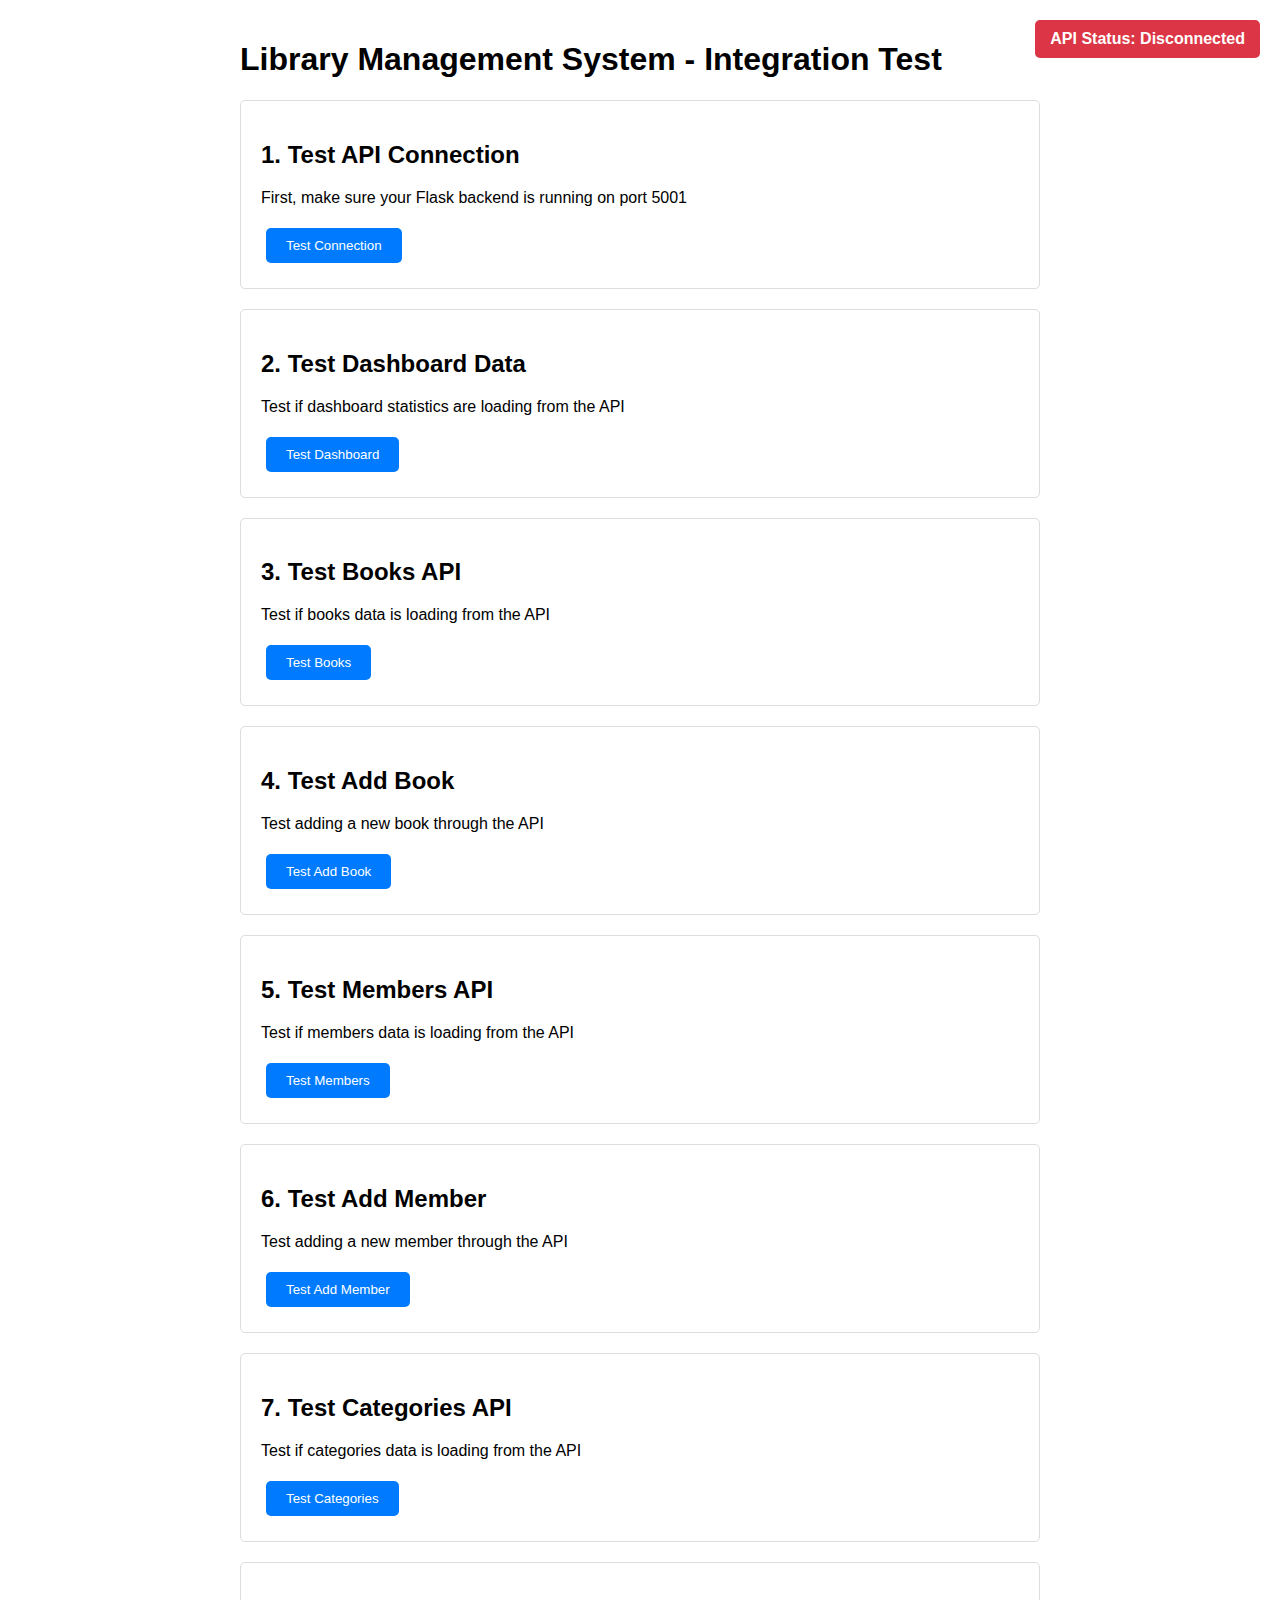
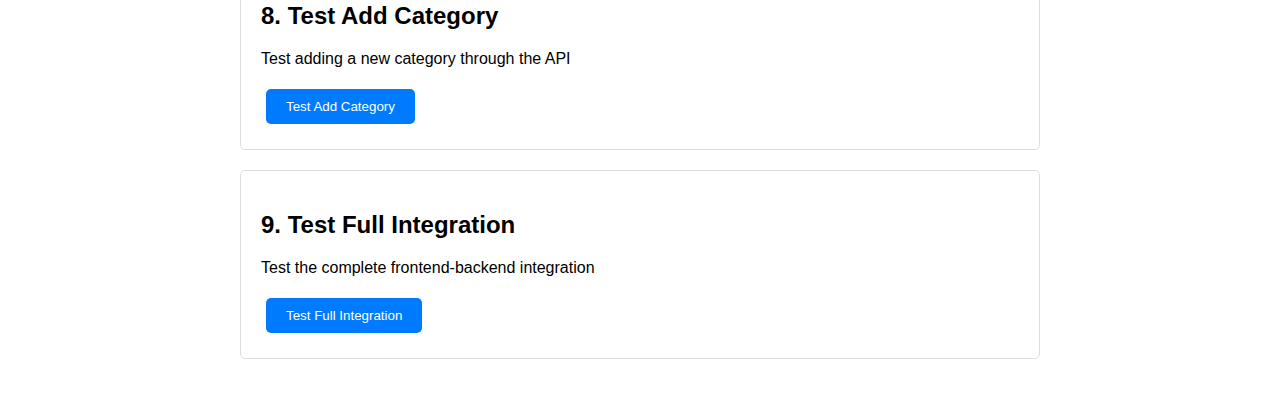
<file: test_integration.html>
<!DOCTYPE html>
<html lang="en">
<head>
    <meta charset="UTF-8">
    <meta name="viewport" content="width=device-width, initial-scale=1.0">
    <title>LMS Integration Test</title>
    <style>
        body {
            font-family: Arial, sans-serif;
            max-width: 800px;
            margin: 0 auto;
            padding: 20px;
        }
        .test-section {
            border: 1px solid #ddd;
            margin: 20px 0;
            padding: 20px;
            border-radius: 5px;
        }
        .test-button {
            background: #007bff;
            color: white;
            border: none;
            padding: 10px 20px;
            margin: 5px;
            border-radius: 5px;
            cursor: pointer;
        }
        .test-button:hover {
            background: #0056b3;
        }
        .result {
            margin: 10px 0;
            padding: 10px;
            border-radius: 5px;
            background: #f8f9fa;
            border-left: 4px solid #007bff;
        }
        .error {
            border-left-color: #dc3545;
            background: #f8d7da;
        }
        .success {
            border-left-color: #28a745;
            background: #d4edda;
        }
        .status {
            position: fixed;
            top: 20px;
            right: 20px;
            padding: 10px 15px;
            border-radius: 5px;
            color: white;
            font-weight: bold;
        }
        .status.connected {
            background-color: #28a745;
        }
        .status.disconnected {
            background-color: #dc3545;
        }
    </style>
</head>
<body>
    <h1>Library Management System - Integration Test</h1>
    
    <div id="api-status" class="status disconnected">API Status: Disconnected</div>
    
    <div class="test-section">
        <h2>1. Test API Connection</h2>
        <p>First, make sure your Flask backend is running on port 5001</p>
        <button class="test-button" onclick="testConnection()">Test Connection</button>
        <div id="connection-result"></div>
    </div>

    <div class="test-section">
        <h2>2. Test Dashboard Data</h2>
        <p>Test if dashboard statistics are loading from the API</p>
        <button class="test-button" onclick="testDashboard()">Test Dashboard</button>
        <div id="dashboard-result"></div>
    </div>

    <div class="test-section">
        <h2>3. Test Books API</h2>
        <p>Test if books data is loading from the API</p>
        <button class="test-button" onclick="testBooks()">Test Books</button>
        <div id="books-result"></div>
    </div>

    <div class="test-section">
        <h2>4. Test Add Book</h2>
        <p>Test adding a new book through the API</p>
        <button class="test-button" onclick="testAddBook()">Test Add Book</button>
        <div id="add-book-result"></div>
    </div>

    <div class="test-section">
        <h2>5. Test Members API</h2>
        <p>Test if members data is loading from the API</p>
        <button class="test-button" onclick="testMembers()">Test Members</button>
        <div id="members-result"></div>
    </div>

    <div class="test-section">
        <h2>6. Test Add Member</h2>
        <p>Test adding a new member through the API</p>
        <button class="test-button" onclick="testAddMember()">Test Add Member</button>
        <div id="add-member-result"></div>
    </div>

    <div class="test-section">
        <h2>7. Test Categories API</h2>
        <p>Test if categories data is loading from the API</p>
        <button class="test-button" onclick="testCategories()">Test Categories</button>
        <div id="categories-result"></div>
    </div>

    <div class="test-section">
        <h2>8. Test Add Category</h2>
        <p>Test adding a new category through the API</p>
        <button class="test-button" onclick="testAddCategory()">Test Add Category</button>
        <div id="add-category-result"></div>
    </div>

    <div class="test-section">
        <h2>9. Test Full Integration</h2>
        <p>Test the complete frontend-backend integration</p>
        <button class="test-button" onclick="testFullIntegration()">Test Full Integration</button>
        <div id="full-integration-result"></div>
    </div>

    <script>
        const API_BASE = '/api';
        
        function updateStatus(connected) {
            const status = document.getElementById('api-status');
            status.className = `status ${connected ? 'connected' : 'disconnected'}`;
            status.textContent = `API Status: ${connected ? 'Connected' : 'Disconnected'}`;
        }

        function showResult(elementId, message, isError = false, isSuccess = false) {
            const element = document.getElementById(elementId);
            element.className = `result ${isError ? 'error' : ''} ${isSuccess ? 'success' : ''}`;
            element.innerHTML = message;
        }

        async function apiCall(endpoint, options = {}) {
            const url = `${API_BASE}${endpoint}`;
            const defaultOptions = {
                method: 'GET',
                headers: {
                    'Content-Type': 'application/json',
                },
                ...options
            };

            try {
                const response = await fetch(url, defaultOptions);
                if (!response.ok) {
                    throw new Error(`HTTP error! status: ${response.status}`);
                }
                updateStatus(true);
                return await response.json();
            } catch (error) {
                updateStatus(false);
                throw error;
            }
        }

        async function testConnection() {
            try {
                const result = await apiCall('/health');
                showResult('connection-result', 
                    `<strong>✅ Connection Successful!</strong><br>
                     Status: ${result.status}<br>
                     Message: ${result.message}`, 
                    false, true);
            } catch (error) {
                showResult('connection-result', 
                    `<strong>❌ Connection Failed!</strong><br>
                     Error: ${error.message}<br>
                     Make sure your Flask backend is running on port 5001`, 
                    true);
            }
        }

        async function testDashboard() {
            try {
                const result = await apiCall('/dashboard');
                showResult('dashboard-result', 
                    `<strong>✅ Dashboard Data Loaded!</strong><br>
                     Total Books: ${result.total_books}<br>
                     Total Authors: ${result.total_authors}<br>
                     Total Categories: ${result.total_categories}<br>
                     Books Available: ${result.books_available}<br>
                     Books Issued: ${result.books_issued}`, 
                    false, true);
            } catch (error) {
                showResult('dashboard-result', 
                    `<strong>❌ Dashboard Test Failed!</strong><br>
                     Error: ${error.message}`, 
                    true);
            }
        }

        async function testBooks() {
            try {
                const result = await apiCall('/books');
                showResult('books-result', 
                    `<strong>✅ Books Data Loaded!</strong><br>
                     Total Books: ${result.total}<br>
                     Books on Current Page: ${result.books.length}<br>
                     Sample Book: ${result.books[0] ? result.books[0].bookName : 'None'}`, 
                    false, true);
            } catch (error) {
                showResult('books-result', 
                    `<strong>❌ Books Test Failed!</strong><br>
                     Error: ${error.message}`, 
                    true);
            }
        }

        async function testAddBook() {
            try {
                const newBook = {
                    bookName: 'Test Book ' + Date.now(),
                    author: 'Test Author',
                    category: 'Fiction',
                    volumes: 1,
                    year: 2024,
                    note: 'Test book for integration testing'
                };

                const result = await apiCall('/books', {
                    method: 'POST',
                    body: JSON.stringify(newBook)
                });

                showResult('add-book-result', 
                    `<strong>✅ Book Added Successfully!</strong><br>
                     Book ID: ${result.id}<br>
                     Book Name: ${result.bookName}<br>
                     Author: ${result.author}<br>
                     Category: ${result.category}`, 
                    false, true);
            } catch (error) {
                showResult('add-book-result', 
                    `<strong>❌ Add Book Test Failed!</strong><br>
                     Error: ${error.message}`, 
                    true);
            }
        }

        async function testMembers() {
            try {
                const result = await apiCall('/members');
                showResult('members-result', 
                    `<strong>✅ Members Data Loaded!</strong><br>
                     Total Members: ${result.length}<br>
                     Sample Members: ${result.slice(0, 3).map(m => m.name).join(', ')}`, 
                    false, true);
            } catch (error) {
                showResult('members-result', 
                    `<strong>❌ Members Test Failed!</strong><br>
                     Error: ${error.message}`, 
                    true);
            }
        }

        async function testAddMember() {
            try {
                const newMember = {
                    name: 'Test Member ' + Date.now(),
                    email: 'test@example.com',
                    phone: '123-456-7890',
                    address: 'Test Address'
                };

                const result = await apiCall('/members', {
                    method: 'POST',
                    body: JSON.stringify(newMember)
                });

                showResult('add-member-result', 
                    `<strong>✅ Member Added Successfully!</strong><br>
                     Member ID: ${result.id}<br>
                     Name: ${result.name}<br>
                     Email: ${result.email}`, 
                    false, true);
            } catch (error) {
                showResult('add-member-result', 
                    `<strong>❌ Add Member Test Failed!</strong><br>
                     Error: ${error.message}`, 
                    true);
            }
        }

        async function testCategories() {
            try {
                const result = await apiCall('/categories');
                showResult('categories-result', 
                    `<strong>✅ Categories Data Loaded!</strong><br>
                     Total Categories: ${result.length}<br>
                     Sample Categories: ${result.slice(0, 5).map(c => c.name).join(', ')}`, 
                    false, true);
            } catch (error) {
                showResult('categories-result', 
                    `<strong>❌ Categories Test Failed!</strong><br>
                     Error: ${error.message}`, 
                    true);
            }
        }

        async function testAddCategory() {
            try {
                const newCategory = {
                    name: 'Test Category ' + Date.now(),
                    description: 'Test category for integration testing'
                };

                const result = await apiCall('/categories', {
                    method: 'POST',
                    body: JSON.stringify(newCategory)
                });

                showResult('add-category-result', 
                    `<strong>✅ Category Added Successfully!</strong><br>
                     Category ID: ${result.id}<br>
                     Name: ${result.name}<br>
                     Description: ${result.description}`, 
                    false, true);
            } catch (error) {
                showResult('add-category-result', 
                    `<strong>❌ Add Category Test Failed!</strong><br>
                     Error: ${error.message}`, 
                    true);
            }
        }

        async function testFullIntegration() {
            try {
                // Test all endpoints
                const results = await Promise.all([
                    apiCall('/health'),
                    apiCall('/dashboard'),
                    apiCall('/books'),
                    apiCall('/members'),
                    apiCall('/categories'),
                    apiCall('/publishers'),
                    apiCall('/issue-history'),
                    apiCall('/library-log')
                ]);

                showResult('full-integration-result', 
                    `<strong>✅ Full Integration Test Passed!</strong><br>
                     All API endpoints are working correctly:<br>
                     • Health Check: ✅<br>
                     • Dashboard: ✅<br>
                     • Books: ✅ (${results[2].total} books)<br>
                     • Members: ✅ (${results[3].length} members)<br>
                     • Categories: ✅ (${results[4].length} categories)<br>
                     • Publishers: ✅ (${results[5].length} publishers)<br>
                     • Issue History: ✅ (${results[6].total} records)<br>
                     • Library Log: ✅ (${results[7].total} entries)<br><br>
                     <strong>Your frontend-backend integration is working perfectly!</strong>`, 
                    false, true);
            } catch (error) {
                showResult('full-integration-result', 
                    `<strong>❌ Full Integration Test Failed!</strong><br>
                     Error: ${error.message}<br>
                     Some API endpoints may not be working correctly.`, 
                    true);
            }
        }

        // Auto-test connection on page load
        window.addEventListener('load', () => {
            setTimeout(testConnection, 1000);
        });
    </script>
</body>
</html>
</file>
<file: css/color-themes.css>
/* ================================================================
   CENTRALIZED COLOR THEME SYSTEM
   ================================================================
   
   To change the entire app's color scheme, simply:
   1. Comment out the active theme below
   2. Uncomment the theme you want
   3. Refresh your browser - that's it!
   
   You can also create your own custom theme by copying any
   theme block and modifying the color values.
================================================================ */

/* ================================================================
   ACTIVE THEME: OPTION 3 - MUTED GREEN (Soothing & Fresh)
   ================================================================ */
:root {
    /* Primary Colors - Main brand colors */
    --primary-color-start: #5F9B65;
    --primary-color-end: #4A7C59;
    --primary-gradient: linear-gradient(135deg, #5F9B65 0%, #4A7C59 100%);
    --primary-gradient-hover: linear-gradient(135deg, #528857 0%, #3E6B4D 100%);
    
    /* Secondary Colors - Alternative accent colors */
    --secondary-gradient: linear-gradient(135deg, #A8C686 0%, #7BA05B 100%);
    --success-gradient: linear-gradient(135deg, #7CB342 0%, #558B2F 100%);
    --warning-gradient: linear-gradient(135deg, #FDD835 0%, #F9A825 100%);
    --danger-gradient: linear-gradient(135deg, #F06292 0%, #EC407A 100%);
    
    /* Background Colors */
    --bg-primary: #F7FAF7;          /* Light mint cream - main background */
    --bg-secondary: #FFFFFF;         /* Pure white - cards/containers */
    --bg-tertiary: #EEF5EE;         /* Very light green - hover states */
    --bg-navbar: #F7FAF7;           /* Navbar background overlay */
    
    /* Text Colors */
    --text-primary: #2C3E2D;        /* Dark forest green - main text */
    --text-secondary: #5A735B;      /* Medium green - secondary text */
    --text-muted: #7A9A7B;          /* Light green - muted text */
    --text-light: #FFFFFF;          /* White text for dark backgrounds */
    
    /* Border & Divider Colors */
    --border-color: #D4E7D4;        /* Light green border */
    --border-color-hover: #B8D8B8;  /* Darker green border on hover */
    --border-color-focus: #5F9B65;  /* Primary color for focus states */
    
    /* Shadow Colors */
    --shadow-light: 0 1px 3px 0 rgba(95, 155, 101, 0.1), 0 1px 2px 0 rgba(95, 155, 101, 0.06);
    --shadow-medium: 0 4px 6px -1px rgba(95, 155, 101, 0.15), 0 2px 4px -1px rgba(95, 155, 101, 0.1);
    --shadow-large: 0 10px 15px -3px rgba(95, 155, 101, 0.2), 0 4px 6px -2px rgba(95, 155, 101, 0.1);
    --shadow-xl: 0 20px 25px -5px rgba(95, 155, 101, 0.2), 0 10px 10px -5px rgba(95, 155, 101, 0.1);
    
    /* Button Specific Colors */
    --btn-primary-bg: var(--primary-gradient);
    --btn-primary-shadow: 0 4px 14px rgba(95, 155, 101, 0.3);
    --btn-primary-shadow-hover: 0 8px 25px rgba(95, 155, 101, 0.4);
    
    --btn-secondary-bg: linear-gradient(135deg, #7A9A7B 0%, #5A735B 100%);
    --btn-secondary-shadow: 0 4px 14px rgba(122, 154, 123, 0.3);
    
    --btn-success-bg: var(--success-gradient);
    --btn-success-shadow: 0 4px 14px rgba(124, 179, 66, 0.3);
    
    --btn-danger-bg: var(--danger-gradient);
    --btn-danger-shadow: 0 4px 14px rgba(98, 240, 233, 0.3);
    
    /* Status Badge Colors */
    --status-available-bg: linear-gradient(135deg, #E8F5E9 0%, #C8E6C9 100%);
    --status-available-text: #2E7D32;
    --status-available-border: #A5D6A7;
    
    --status-issued-bg: linear-gradient(135deg, #FFF3E0 0%, #FFE0B2 100%);
    --status-issued-text: #E65100;
    --status-issued-border: #FFCC80;
    
    --status-damaged-bg: linear-gradient(135deg, #FFEBEE 0%, #FFCDD2 100%);
    --status-damaged-text: #C62828;
    --status-damaged-border: #EF9A9A;
    
    /* Icon & Stat Card Colors */
    --stat-icon-bg: var(--primary-gradient);
    --stat-icon-shadow: 0 8px 16px rgba(95, 155, 101, 0.3);
    --stat-icon-shadow-hover: 0 12px 24px rgba(95, 155, 101, 0.4);
    
    /* Form Input Colors */
    --input-bg: #FFFFFF;
    --input-border: var(--border-color);
    --input-border-focus: var(--border-color-focus);
    --input-focus-shadow: 0 0 0 4px rgba(95, 155, 101, 0.15);
    
    /* Table Colors */
    --table-header-bg: linear-gradient(135deg, #F7FAF7 0%, #EEF5EE 100%);
    --table-row-hover: linear-gradient(135deg, #F7FAF7 0%, #EEF5EE 100%);
    --table-border: var(--border-color);
    
    /* Modal Colors */
    --modal-overlay: rgba(44, 62, 45, 0.6);
    --modal-header-bg: var(--primary-gradient);
}


/* ================================================================
   ALTERNATIVE THEMES (Commented Out)
   ================================================================
   
   To use an alternative theme:
   1. Comment out the active theme above (wrap it in /* */)
   2. Uncomment the theme below (remove /* and */)
   3. Save and refresh!
================================================================ */


/* ================================================================
   OPTION 1: SOFT OCEAN BLUE (Professional & Calming)
   ================================================================
   
:root {
    --primary-color-start: #4A90E2;
    --primary-color-end: #50B5D6;
    --primary-gradient: linear-gradient(135deg, #4A90E2 0%, #50B5D6 100%);
    --primary-gradient-hover: linear-gradient(135deg, #3A7BC8 0%, #40A1BC 100%);
    
    --secondary-gradient: linear-gradient(135deg, #81C6E8 0%, #63B8D0 100%);
    --success-gradient: linear-gradient(135deg, #4FC3F7 0%, #29B6F6 100%);
    --warning-gradient: linear-gradient(135deg, #FFB74D 0%, #FF9800 100%);
    --danger-gradient: linear-gradient(135deg, #FF8A80 0%, #FF5252 100%);
    
    --bg-primary: #FDFCF9;
    --bg-secondary: #FFFFFF;
    --bg-tertiary: #F5F9FC;
    --bg-navbar: #FDFCF9;
    
    --text-primary: #2C3E50;
    --text-secondary: #546E7A;
    --text-muted: #78909C;
    --text-light: #FFFFFF;
    
    --border-color: #E1EAF0;
    --border-color-hover: #C5D6E0;
    --border-color-focus: #4A90E2;
    
    --shadow-light: 0 1px 3px 0 rgba(74, 144, 226, 0.1), 0 1px 2px 0 rgba(74, 144, 226, 0.06);
    --shadow-medium: 0 4px 6px -1px rgba(74, 144, 226, 0.15), 0 2px 4px -1px rgba(74, 144, 226, 0.1);
    --shadow-large: 0 10px 15px -3px rgba(74, 144, 226, 0.2), 0 4px 6px -2px rgba(74, 144, 226, 0.1);
    --shadow-xl: 0 20px 25px -5px rgba(74, 144, 226, 0.2), 0 10px 10px -5px rgba(74, 144, 226, 0.1);
    
    --btn-primary-bg: var(--primary-gradient);
    --btn-primary-shadow: 0 4px 14px rgba(74, 144, 226, 0.3);
    --btn-primary-shadow-hover: 0 8px 25px rgba(74, 144, 226, 0.4);
    
    --btn-secondary-bg: linear-gradient(135deg, #78909C 0%, #546E7A 100%);
    --btn-secondary-shadow: 0 4px 14px rgba(120, 144, 156, 0.3);
    
    --btn-success-bg: var(--success-gradient);
    --btn-success-shadow: 0 4px 14px rgba(79, 195, 247, 0.3);
    
    --btn-danger-bg: var(--danger-gradient);
    --btn-danger-shadow: 0 4px 14px rgba(255, 138, 128, 0.3);
    
    --status-available-bg: linear-gradient(135deg, #E3F2FD 0%, #BBDEFB 100%);
    --status-available-text: #1565C0;
    --status-available-border: #90CAF9;
    
    --status-issued-bg: linear-gradient(135deg, #FFF3E0 0%, #FFE0B2 100%);
    --status-issued-text: #E65100;
    --status-issued-border: #FFCC80;
    
    --status-damaged-bg: linear-gradient(135deg, #FFEBEE 0%, #FFCDD2 100%);
    --status-damaged-text: #C62828;
    --status-damaged-border: #EF9A9A;
    
    --stat-icon-bg: var(--primary-gradient);
    --stat-icon-shadow: 0 8px 16px rgba(74, 144, 226, 0.3);
    --stat-icon-shadow-hover: 0 12px 24px rgba(74, 144, 226, 0.4);
    
    --input-bg: #FFFFFF;
    --input-border: var(--border-color);
    --input-border-focus: var(--border-color-focus);
    --input-focus-shadow: 0 0 0 4px rgba(74, 144, 226, 0.15);
    
    --table-header-bg: linear-gradient(135deg, #FDFCF9 0%, #F5F9FC 100%);
    --table-row-hover: linear-gradient(135deg, #FDFCF9 0%, #F5F9FC 100%);
    --table-border: var(--border-color);
    
    --modal-overlay: rgba(44, 62, 80, 0.6);
    --modal-header-bg: var(--primary-gradient);
}
*/


/* ================================================================
   OPTION 2: WARM EARTHY (Natural & Cozy)
   ================================================================
   
:root {
    --primary-color-start: #C67C4E;
    --primary-color-end: #8B6B47;
    --primary-gradient: linear-gradient(135deg, #C67C4E 0%, #8B6B47 100%);
    --primary-gradient-hover: linear-gradient(135deg, #B06A3B 0%, #7A5D3D 100%);
    
    --secondary-gradient: linear-gradient(135deg, #D4A574 0%, #B8956A 100%);
    --success-gradient: linear-gradient(135deg, #8BC34A 0%, #689F38 100%);
    --warning-gradient: linear-gradient(135deg, #FFCA28 0%, #FFA000 100%);
    --danger-gradient: linear-gradient(135deg, #FF7043 0%, #F4511E 100%);
    
    --bg-primary: #F5F1E8;
    --bg-secondary: #FFFFFF;
    --bg-tertiary: #F9F6EE;
    --bg-navbar: #F5F1E8;
    
    --text-primary: #3E2723;
    --text-secondary: #5D4037;
    --text-muted: #8D6E63;
    --text-light: #FFFFFF;
    
    --border-color: #E0D5C7;
    --border-color-hover: #D0C4B8;
    --border-color-focus: #C67C4E;
    
    --shadow-light: 0 1px 3px 0 rgba(198, 124, 78, 0.1), 0 1px 2px 0 rgba(198, 124, 78, 0.06);
    --shadow-medium: 0 4px 6px -1px rgba(198, 124, 78, 0.15), 0 2px 4px -1px rgba(198, 124, 78, 0.1);
    --shadow-large: 0 10px 15px -3px rgba(198, 124, 78, 0.2), 0 4px 6px -2px rgba(198, 124, 78, 0.1);
    --shadow-xl: 0 20px 25px -5px rgba(198, 124, 78, 0.2), 0 10px 10px -5px rgba(198, 124, 78, 0.1);
    
    --btn-primary-bg: var(--primary-gradient);
    --btn-primary-shadow: 0 4px 14px rgba(198, 124, 78, 0.3);
    --btn-primary-shadow-hover: 0 8px 25px rgba(198, 124, 78, 0.4);
    
    --btn-secondary-bg: linear-gradient(135deg, #8D6E63 0%, #6D4C41 100%);
    --btn-secondary-shadow: 0 4px 14px rgba(141, 110, 99, 0.3);
    
    --btn-success-bg: var(--success-gradient);
    --btn-success-shadow: 0 4px 14px rgba(139, 195, 74, 0.3);
    
    --btn-danger-bg: var(--danger-gradient);
    --btn-danger-shadow: 0 4px 14px rgba(255, 112, 67, 0.3);
    
    --status-available-bg: linear-gradient(135deg, #F1F8E9 0%, #DCEDC8 100%);
    --status-available-text: #33691E;
    --status-available-border: #C5E1A5;
    
    --status-issued-bg: linear-gradient(135deg, #FFF8E1 0%, #FFECB3 100%);
    --status-issued-text: #F57F17;
    --status-issued-border: #FFE082;
    
    --status-damaged-bg: linear-gradient(135deg, #FBE9E7 0%, #FFCCBC 100%);
    --status-damaged-text: #BF360C;
    --status-damaged-border: #FFAB91;
    
    --stat-icon-bg: var(--primary-gradient);
    --stat-icon-shadow: 0 8px 16px rgba(198, 124, 78, 0.3);
    --stat-icon-shadow-hover: 0 12px 24px rgba(198, 124, 78, 0.4);
    
    --input-bg: #FFFFFF;
    --input-border: var(--border-color);
    --input-border-focus: var(--border-color-focus);
    --input-focus-shadow: 0 0 0 4px rgba(198, 124, 78, 0.15);
    
    --table-header-bg: linear-gradient(135deg, #F5F1E8 0%, #F9F6EE 100%);
    --table-row-hover: linear-gradient(135deg, #F5F1E8 0%, #F9F6EE 100%);
    --table-border: var(--border-color);
    
    --modal-overlay: rgba(62, 39, 35, 0.6);
    --modal-header-bg: var(--primary-gradient);
}
*/


/* ================================================================
   CURRENT/ORIGINAL PURPLE THEME (For Reference)
   ================================================================
   
:root {
    --primary-color-start: #667eea;
    --primary-color-end: #764ba2;
    --primary-gradient: linear-gradient(135deg, #667eea 0%, #764ba2 100%);
    --primary-gradient-hover: linear-gradient(135deg, #5a6fd8 0%, #6a4190 100%);
    
    --secondary-gradient: linear-gradient(135deg, #f093fb 0%, #f5576c 100%);
    --success-gradient: linear-gradient(135deg, #4facfe 0%, #00f2fe 100%);
    --warning-gradient: linear-gradient(135deg, #43e97b 0%, #38f9d7 100%);
    --danger-gradient: linear-gradient(135deg, #fa709a 0%, #fee140 100%);
    
    --bg-primary: #f8fafc;
    --bg-secondary: #ffffff;
    --bg-tertiary: #f1f5f9;
    --bg-navbar: #f8fafc;
    
    --text-primary: #1e293b;
    --text-secondary: #64748b;
    --text-muted: #94a3b8;
    --text-light: #ffffff;
    
    --border-color: #e2e8f0;
    --border-color-hover: #cbd5e1;
    --border-color-focus: #667eea;
    
    --shadow-light: 0 1px 3px 0 rgba(0, 0, 0, 0.1), 0 1px 2px 0 rgba(0, 0, 0, 0.06);
    --shadow-medium: 0 4px 6px -1px rgba(0, 0, 0, 0.1), 0 2px 4px -1px rgba(0, 0, 0, 0.06);
    --shadow-large: 0 10px 15px -3px rgba(0, 0, 0, 0.1), 0 4px 6px -2px rgba(0, 0, 0, 0.05);
    --shadow-xl: 0 20px 25px -5px rgba(0, 0, 0, 0.1), 0 10px 10px -5px rgba(0, 0, 0, 0.04);
    
    --btn-primary-bg: var(--primary-gradient);
    --btn-primary-shadow: 0 4px 14px rgba(102, 126, 234, 0.3);
    --btn-primary-shadow-hover: 0 8px 25px rgba(102, 126, 234, 0.4);
    
    --btn-secondary-bg: linear-gradient(135deg, #6c757d 0%, #5a6268 100%);
    --btn-secondary-shadow: 0 4px 14px rgba(108, 117, 125, 0.3);
    
    --btn-success-bg: var(--success-gradient);
    --btn-success-shadow: 0 4px 14px rgba(79, 172, 254, 0.3);
    
    --btn-danger-bg: var(--danger-gradient);
    --btn-danger-shadow: 0 4px 14px rgba(250, 112, 154, 0.3);
    
    --status-available-bg: linear-gradient(135deg, #d4edda 0%, #c3e6cb 100%);
    --status-available-text: #155724;
    --status-available-border: #c3e6cb;
    
    --status-issued-bg: linear-gradient(135deg, #f8d7da 0%, #f5c6cb 100%);
    --status-issued-text: #721c24;
    --status-issued-border: #f5c6cb;
    
    --status-damaged-bg: linear-gradient(135deg, #fff3cd 0%, #ffeaa7 100%);
    --status-damaged-text: #856404;
    --status-damaged-border: #ffeaa7;
    
    --stat-icon-bg: var(--primary-gradient);
    --stat-icon-shadow: 0 8px 16px rgba(102, 126, 234, 0.3);
    --stat-icon-shadow-hover: 0 12px 24px rgba(102, 126, 234, 0.4);
    
    --input-bg: #ffffff;
    --input-border: var(--border-color);
    --input-border-focus: var(--border-color-focus);
    --input-focus-shadow: 0 0 0 3px rgba(102, 126, 234, 0.1);
    
    --table-header-bg: linear-gradient(135deg, #f8fafc 0%, #f1f5f9 100%);
    --table-row-hover: linear-gradient(135deg, #f8fafc 0%, #f1f5f9 100%);
    --table-border: var(--border-color);
    
    --modal-overlay: rgba(0, 0, 0, 0.5);
    --modal-header-bg: var(--primary-gradient);
}
*/
</file>
<file: css/enhanced-styles.css>
/* Enhanced LMS Styling - Modern & Beautiful */
/* 
   Note: Color variables are now defined in color-themes.css
   This file uses those variables for enhanced styling
*/

/* 1. Enhanced Top Navigation */
.top-navbar {
    background: var(--primary-gradient, linear-gradient(135deg, #667eea 0%, #764ba2 100%));
    backdrop-filter: blur(10px);
    border-bottom: 1px solid rgba(255, 255, 255, 0.1);
    box-shadow: var(--shadow-large, 0 10px 15px -3px rgba(0, 0, 0, 0.1));
}

.navbar-title {
    background: rgba(255, 255, 255, 0.1);
    backdrop-filter: blur(5px);
    border-radius: 12px;
    margin: 10px 30px;
    padding: 15px 25px;
    border: 1px solid rgba(255, 255, 255, 0.2);
}

.navbar-title h1 {
    font-size: 26px;
    font-weight: 700;
    text-shadow: 0 2px 4px rgba(0, 0, 0, 0.1);
    letter-spacing: 1px;
}

/* 2. Enhanced Dashboard Stats Cards */
.stats-grid {
    display: grid;
    grid-template-columns: repeat(auto-fit, minmax(280px, 1fr));
    gap: 25px;
    margin-bottom: 40px;
}

.stat-card {
    background: var(--bg-secondary);
    padding: 30px;
    border-radius: 16px;
    box-shadow: var(--shadow-medium);
    border: 1px solid var(--border-color);
    transition: box-shadow 0.2s ease;
    transform: none !important;
    position: relative;
    overflow: hidden;
}

/* Removed top line animation - too distracting */

.stat-card:hover {
    /* Very subtle shadow only - NO movement */
    box-shadow: 0 6px 15px rgba(0, 0, 0, 0.12);
    transform: none !important;
}

.stat-icon {
    background: var(--primary-gradient);
    width: 70px;
    height: 70px;
    border-radius: 16px;
    display: flex;
    align-items: center;
    justify-content: center;
    margin-right: 25px;
    font-size: 28px;
    box-shadow: 0 8px 16px rgba(102, 126, 234, 0.3);
    /* Removed transition - completely static */
}

.stat-card:hover .stat-icon {
    /* Removed all hover effects - icon stays completely still */
}

.stat-number {
    font-size: 32px;
    font-weight: 800;
    background: var(--primary-gradient);
    -webkit-background-clip: text;
    -webkit-text-fill-color: transparent;
    background-clip: text;
    margin: 0;
}

.stat-content h3 {
    font-size: 15px;
    font-weight: 600;
    color: var(--text-secondary);
    margin-bottom: 8px;
    text-transform: uppercase;
    letter-spacing: 1px;
}

/* 3. Enhanced Buttons */
.btn {
    padding: 14px 28px;
    border: none;
    border-radius: 12px;
    cursor: pointer;
    font-size: 14px;
    font-weight: 600;
    transition: all 0.2s ease;
    display: inline-flex;
    align-items: center;
    gap: 10px;
    text-decoration: none;
    position: relative;
    overflow: hidden;
}

/* Removed shimmer animation on buttons - too distracting */

.btn-primary {
    background: var(--primary-gradient);
    color: white;
    box-shadow: 0 4px 14px rgba(102, 126, 234, 0.3);
}

.btn-primary:hover {
    /* Reduced movement for subtlety */
    box-shadow: 0 6px 20px rgba(102, 126, 234, 0.3);
}

.btn-success {
    background: var(--success-gradient);
    color: white;
    box-shadow: 0 4px 14px rgba(79, 172, 254, 0.3);
}

.btn-success:hover {
    /* Reduced movement for subtlety */
    box-shadow: 0 6px 20px rgba(79, 172, 254, 0.3);
}

.btn-danger {
    background: var(--danger-gradient);
    color: white;
    box-shadow: 0 4px 14px rgba(250, 112, 154, 0.3);
}

.btn-danger:hover {
    /* Reduced movement for subtlety */
    box-shadow: 0 6px 20px rgba(250, 112, 154, 0.3);
}

/* 4. Enhanced Tables */
.table-container {
    background: var(--bg-secondary);
    border-radius: 16px;
    box-shadow: var(--shadow-medium);
    overflow: hidden;
    border: 1px solid var(--border-color);
    backdrop-filter: blur(10px);
}

.data-table th {
    background: linear-gradient(135deg, #f8fafc 0%, #f1f5f9 100%);
    padding: 20px 16px;
    text-align: left;
    font-weight: 700;
    color: var(--text-primary);
    border-bottom: 2px solid var(--border-color);
    font-size: 14px;
    text-transform: uppercase;
    letter-spacing: 0.5px;
}

.data-table td {
    padding: 16px;
    border-bottom: 1px solid var(--border-color);
    vertical-align: middle;
    transition: background-color 0.2s ease;
}

.data-table tbody tr {
    transition: all 0.2s ease;
}

.data-table tbody tr:hover {
    background: linear-gradient(135deg, #f8fafc 0%, #f1f5f9 100%);
}

/* 5. Enhanced Form Elements */
.form-container {
    background: var(--bg-secondary);
    padding: 40px;
    border-radius: 16px;
    box-shadow: var(--shadow-large);
    border: 1px solid var(--border-color);
    backdrop-filter: blur(10px);
}

.form-group input,
.form-group select,
.form-group textarea {
    width: 100%;
    padding: 16px;
    border: 2px solid var(--border-color);
    border-radius: 12px;
    font-size: 15px;
    transition: all 0.3s ease;
    background: var(--bg-primary);
}

.form-group input:focus,
.form-group select:focus,
.form-group textarea:focus {
    outline: none;
    border-color: #667eea;
    box-shadow: 0 0 0 4px rgba(102, 126, 234, 0.1);
    transform: translateY(-2px);
}

/* 6. Enhanced Status Badges */
.status-badge {
    padding: 8px 16px;
    border-radius: 20px;
    font-size: 12px;
    font-weight: 600;
    text-transform: uppercase;
    letter-spacing: 0.5px;
    display: inline-flex;
    align-items: center;
    gap: 6px;
}

.status-available {
    background: var(--status-available-bg, linear-gradient(135deg, #d4edda 0%, #c3e6cb 100%));
    color: var(--status-available-text, #155724);
    border: 1px solid var(--status-available-border, #c3e6cb);
}

.status-issued {
    background: var(--status-issued-bg, linear-gradient(135deg, #f8d7da 0%, #f5c6cb 100%));
    color: var(--status-issued-text, #721c24);
    border: 1px solid var(--status-issued-border, #f5c6cb);
}

.status-damaged {
    background: var(--status-damaged-bg, linear-gradient(135deg, #fff3cd 0%, #ffeaa7 100%));
    color: var(--status-damaged-text, #856404);
    border: 1px solid var(--status-damaged-border, #ffeaa7);
}

/* 7. Enhanced Modals */
.modal {
    background: rgba(0, 0, 0, 0.6);
    backdrop-filter: blur(5px);
}

.modal-content {
    background: var(--bg-secondary);
    border-radius: 20px;
    box-shadow: var(--shadow-large);
    border: 1px solid var(--border-color);
    backdrop-filter: blur(20px);
}

.modal-header {
    background: var(--primary-gradient);
    color: white;
    padding: 25px 30px;
    border-radius: 20px 20px 0 0;
    border-bottom: none;
}

/* 8. Enhanced Loading States */
.loading-spinner {
    display: inline-block;
    width: 20px;
    height: 20px;
    border: 3px solid rgba(255, 255, 255, 0.3);
    border-radius: 50%;
    border-top-color: #fff;
    animation: spin 1s ease-in-out infinite;
}

@keyframes spin {
    to { transform: rotate(360deg); }
}

/* 9. Enhanced Animations */
@keyframes fadeInUp {
    from {
        opacity: 0;
        transform: translateY(30px);
    }
    to {
        opacity: 1;
        transform: translateY(0);
    }
}

@keyframes slideInRight {
    from {
        opacity: 0;
        transform: translateX(30px);
    }
    to {
        opacity: 1;
        transform: translateX(0);
    }
}

.fade-in-up {
    animation: fadeInUp 0.6s ease-out;
}

.slide-in-right {
    animation: slideInRight 0.6s ease-out;
}

/* 10. Enhanced Mobile Responsiveness */
@media (max-width: 768px) {
    .stats-grid {
        grid-template-columns: 1fr;
        gap: 20px;
    }
    
    .stat-card {
        padding: 25px;
    }
    
    .navbar-title {
        margin: 10px 20px;
        padding: 12px 20px;
    }
    
    .navbar-title h1 {
        font-size: 22px;
    }
    
    .form-container {
        padding: 30px 20px;
        margin: 20px;
    }
    
    .btn {
        padding: 12px 20px;
        font-size: 13px;
    }
}

/* 11. Dark Mode Support (Optional) */
@media (prefers-color-scheme: dark) {
    :root {
        --bg-primary: #0f172a;
        --bg-secondary: #1e293b;
        --text-primary: #f8fafc;
        --text-secondary: #cbd5e1;
        --border-color: #334155;
    }
    
    body {
        background-color: var(--bg-primary);
        color: var(--text-primary);
    }
}

/* 12. Enhanced Action Buttons for Tables */
.data-table .action-buttons {
    display: flex;
    gap: 3px;
    align-items: center;
    justify-content: center;
    white-space: nowrap;
    flex-wrap: nowrap;
    min-width: 120px;
    padding: 2px;
}

.data-table .action-buttons .btn {
    min-width: 30px;
    height: 28px;
    padding: 4px 6px;
    font-size: 11px;
    line-height: 1;
    border-radius: 6px;
    transition: all 0.2s ease;
    display: flex;
    align-items: center;
    justify-content: center;
}

.data-table .action-buttons .btn:hover {
    transform: translateY(-1px);
    box-shadow: 0 2px 8px rgba(0, 0, 0, 0.15);
}

.data-table .action-buttons .btn i {
    font-size: 11px;
}

/* Compact button variants for table actions */
.data-table .btn-primary.btn-sm {
    background: var(--btn-success-bg, linear-gradient(135deg, #4facfe 0%, #00f2fe 100%));
    color: white;
    border: none;
}

.data-table .btn-secondary.btn-sm {
    background: var(--btn-secondary-bg, linear-gradient(135deg, #667eea 0%, #764ba2 100%));
    color: white;
    border: none;
}

.data-table .btn-danger.btn-sm {
    background: var(--btn-danger-bg, linear-gradient(135deg, #fa709a 0%, #fee140 100%));
    color: white;
    border: none;
}

/* 13. Enhanced Scrollbar */
::-webkit-scrollbar {
    width: 8px;
}

::-webkit-scrollbar-track {
    background: var(--bg-primary);
}

::-webkit-scrollbar-thumb {
    background: var(--primary-gradient);
    border-radius: 4px;
}

::-webkit-scrollbar-thumb:hover {
    background: var(--primary-gradient-hover);
}
</file>
<file: css/icon-enhancements.css>
/* Beautiful Icon Enhancements for LMS */

/* 1. Enhanced Dashboard Icons */
.stat-icon.books { background: linear-gradient(135deg, #667eea 0%, #764ba2 100%); }
.stat-icon.authors { background: linear-gradient(135deg, #f093fb 0%, #f5576c 100%); }
.stat-icon.categories { background: linear-gradient(135deg, #4facfe 0%, #00f2fe 100%); }
.stat-icon.available { background: linear-gradient(135deg, #43e97b 0%, #38f9d7 100%); }
.stat-icon.issued { background: linear-gradient(135deg, #fa709a 0%, #fee140 100%); }
.stat-icon.members { background: linear-gradient(135deg, #a8edea 0%, #fed6e3 100%); }

/* 2. Animated Icons - REMOVED - All icons are static */
.stat-icon {
    /* NO transitions - completely static */
    position: relative;
    overflow: hidden;
}

/* Removed ripple effect animation - too distracting */

/* 3. Icon Hover Effects */
.control-icon {
    position: relative;
    overflow: hidden;
}

.control-icon::after {
    content: '';
    position: absolute;
    top: 50%;
    left: 50%;
    width: 0;
    height: 0;
    background: rgba(255, 255, 255, 0.2);
    border-radius: 50%;
    transition: all 0.3s ease;
    transform: translate(-50%, -50%);
}

.control-icon:hover::after {
    width: 100%;
    height: 100%;
}

/* 4. Action Button Icons */
.btn i {
    transition: all 0.3s ease;
}

.btn:hover i {
    transform: scale(1.1);
}

.btn-success i {
    animation: pulse 2s infinite;
}

@keyframes pulse {
    0%, 100% { opacity: 1; }
    50% { opacity: 0.7; }
}

/* 5. Table Action Icons */
.table-action-btn {
    padding: 8px;
    border-radius: 8px;
    transition: all 0.3s ease;
    display: inline-flex;
    align-items: center;
    justify-content: center;
}

.table-action-btn:hover {
    transform: scale(1.1);
    box-shadow: 0 4px 12px rgba(0, 0, 0, 0.15);
}

.table-action-btn.edit {
    background: linear-gradient(135deg, #4facfe 0%, #00f2fe 100%);
    color: white;
}

.table-action-btn.delete {
    background: linear-gradient(135deg, #fa709a 0%, #fee140 100%);
    color: white;
}

.table-action-btn.view {
    background: linear-gradient(135deg, #43e97b 0%, #38f9d7 100%);
    color: white;
}

/* 6. Navigation Icons */
.nav-icon {
    position: relative;
    transition: all 0.3s ease;
}

.nav-icon::before {
    content: '';
    position: absolute;
    top: 0;
    left: 0;
    right: 0;
    bottom: 0;
    background: rgba(255, 255, 255, 0.1);
    border-radius: 8px;
    opacity: 0;
    transition: opacity 0.3s ease;
}

.nav-icon:hover::before {
    opacity: 1;
}

/* 7. Status Indicator Icons */
.status-indicator {
    width: 12px;
    height: 12px;
    border-radius: 50%;
    display: inline-block;
    margin-right: 8px;
    position: relative;
}

.status-indicator.available {
    background: #10b981;
    box-shadow: 0 0 0 3px rgba(16, 185, 129, 0.2);
    animation: statusPulse 2s infinite;
}

.status-indicator.issued {
    background: #ef4444;
    box-shadow: 0 0 0 3px rgba(239, 68, 68, 0.2);
}

.status-indicator.damaged {
    background: #f59e0b;
    box-shadow: 0 0 0 3px rgba(245, 158, 11, 0.2);
}

@keyframes statusPulse {
    0%, 100% { transform: scale(1); }
    50% { transform: scale(1.1); }
}

/* 8. Loading Icons */
.loading-icon {
    animation: rotate 1s linear infinite;
}

@keyframes rotate {
    from { transform: rotate(0deg); }
    to { transform: rotate(360deg); }
}

/* 9. Success/Error Icons */
.icon-success {
    color: #10b981;
    animation: bounce 0.6s ease;
}

.icon-error {
    color: #ef4444;
    animation: shake 0.6s ease;
}

@keyframes bounce {
    0%, 20%, 50%, 80%, 100% { transform: translateY(0); }
    40% { transform: translateY(-10px); }
    60% { transform: translateY(-5px); }
}

@keyframes shake {
    0%, 100% { transform: translateX(0); }
    25% { transform: translateX(-5px); }
    75% { transform: translateX(5px); }
}

/* 10. Floating Action Button */
.fab {
    position: fixed;
    bottom: 30px;
    right: 30px;
    width: 60px;
    height: 60px;
    border-radius: 50%;
    background: var(--primary-gradient);
    color: white;
    border: none;
    font-size: 24px;
    cursor: pointer;
    box-shadow: 0 8px 25px rgba(102, 126, 234, 0.4);
    transition: all 0.3s ease;
    z-index: 1000;
}

.fab:hover {
    transform: translateY(-5px) scale(1.1);
    box-shadow: 0 12px 35px rgba(102, 126, 234, 0.6);
}

.fab i {
    transition: transform 0.3s ease;
}

.fab:hover i {
    transform: rotate(180deg);
}
</file>
<file: css/animations.css>
/* Minimal & Professional Animations for LMS */

/* 1. Simple Fade-in for Pages (No movement, just fade) */
.page {
    animation: simpleFadeIn 0.3s ease-out;
}

@keyframes simpleFadeIn {
    from {
        opacity: 0;
    }
    to {
        opacity: 1;
    }
}

/* 2. Stat Cards - Simple fade, NO stagger, NO delays */
.stat-card {
    /* Removed entrance animations - cards appear instantly */
    opacity: 1;
}

/* 3. Table Rows - NO entrance animations */
.data-table tbody tr {
    /* Removed animations - rows appear instantly */
    opacity: 1;
}

/* 4. Button Hover Animations */
.btn {
    position: relative;
    overflow: hidden;
    transition: all 0.3s cubic-bezier(0.4, 0, 0.2, 1);
}

.btn::before {
    content: '';
    position: absolute;
    top: 0;
    left: -100%;
    width: 100%;
    height: 100%;
    background: linear-gradient(90deg, transparent, rgba(255, 255, 255, 0.2), transparent);
    transition: left 0.5s;
}

.btn:hover::before {
    left: 100%;
}

.btn:hover {
    transform: translateY(-2px);
}

.btn:active {
    transform: translateY(0);
    transition: transform 0.1s;
}

/* 5. Modal Animations */
.modal {
    animation: fadeIn 0.3s ease-out;
}

.modal-content {
    animation: slideInDown 0.4s ease-out;
}

@keyframes fadeIn {
    from { opacity: 0; }
    to { opacity: 1; }
}

@keyframes slideInDown {
    from {
        opacity: 0;
        transform: translateY(-50px);
    }
    to {
        opacity: 1;
        transform: translateY(0);
    }
}

/* 6. Form Input Animations */
.form-group {
    position: relative;
}

.form-group input,
.form-group select,
.form-group textarea {
    transition: all 0.3s ease;
}

.form-group input:focus,
.form-group select:focus,
.form-group textarea:focus {
    transform: translateY(-2px);
    box-shadow: 0 8px 25px rgba(102, 126, 234, 0.15);
}

/* 7. Icon Animations - REMOVED - All icons are now static */

/* 8. Loading Animations */
.loading-overlay {
    position: fixed;
    top: 0;
    left: 0;
    width: 100%;
    height: 100%;
    background: rgba(255, 255, 255, 0.9);
    display: flex;
    justify-content: center;
    align-items: center;
    z-index: 9999;
    animation: fadeIn 0.3s ease;
}

.loading-spinner {
    width: 50px;
    height: 50px;
    border: 5px solid #f3f3f3;
    border-top: 5px solid #667eea;
    border-radius: 50%;
    animation: spin 1s linear infinite;
}

@keyframes spin {
    0% { transform: rotate(0deg); }
    100% { transform: rotate(360deg); }
}

/* 9. Success/Error Message Animations */
.alert {
    animation: slideInRight 0.5s ease-out;
}

.alert.success {
    animation: slideInRight 0.5s ease-out;
}

.alert.error {
    animation: shake 0.6s ease;
}

@keyframes slideInRight {
    from {
        opacity: 0;
        transform: translateX(100px);
    }
    to {
        opacity: 1;
        transform: translateX(0);
    }
}

@keyframes shake {
    0%, 100% { transform: translateX(0); }
    10%, 30%, 50%, 70%, 90% { transform: translateX(-10px); }
    20%, 40%, 60%, 80% { transform: translateX(10px); }
}

/* 10. Progress Bar Animation */
.progress-bar {
    position: relative;
    overflow: hidden;
}

.progress-bar::before {
    content: '';
    position: absolute;
    top: 0;
    left: -100%;
    width: 100%;
    height: 100%;
    background: linear-gradient(90deg, transparent, rgba(255, 255, 255, 0.4), transparent);
    animation: progressShine 2s infinite;
}

@keyframes progressShine {
    0% { left: -100%; }
    100% { left: 100%; }
}

/* 11. Hover Effects for Interactive Elements */
.interactive-element {
    /* NO transitions - static elements */
    cursor: pointer;
}

.interactive-element:hover {
    /* NO hover effects - elements stay still */
}

/* 12. Staggered Animations for Lists */
.staggered-list li {
    animation: slideInLeft 0.5s ease-out;
}

.staggered-list li:nth-child(1) { animation-delay: 0.1s; }
.staggered-list li:nth-child(2) { animation-delay: 0.2s; }
.staggered-list li:nth-child(3) { animation-delay: 0.3s; }
.staggered-list li:nth-child(4) { animation-delay: 0.4s; }
.staggered-list li:nth-child(5) { animation-delay: 0.5s; }

/* 13. Pulse Animation for Important Elements */
.pulse {
    animation: pulse 2s infinite;
}

@keyframes pulse {
    0% {
        transform: scale(1);
    }
    50% {
        transform: scale(1.05);
    }
    100% {
        transform: scale(1);
    }
}

/* 14. Floating Animation */
.float {
    animation: float 3s ease-in-out infinite;
}

@keyframes float {
    0%, 100% {
        transform: translateY(0px);
    }
    50% {
        transform: translateY(-10px);
    }
}

/* 15. Glow Effect */
.glow {
    animation: glow 2s ease-in-out infinite alternate;
}

@keyframes glow {
    from {
        box-shadow: 0 0 20px rgba(102, 126, 234, 0.5);
    }
    to {
        box-shadow: 0 0 30px rgba(102, 126, 234, 0.8);
    }
}
</file>
<file: css/mobile-enhancements.css>
/* Enhanced Mobile Design for LMS */

/* 1. Mobile-First Responsive Design */
@media (max-width: 768px) {
    
    /* Enhanced Mobile Navigation */
    .top-navbar {
        padding: 0;
    }
    
    .navbar-title {
        margin: 10px 15px;
        padding: 12px 18px;
        border-radius: 12px;
    }
    
    .navbar-title h1 {
        font-size: 20px;
        text-align: center;
    }
    
    .navbar-description {
        padding: 8px 15px;
    }
    
    .navbar-description p {
        font-size: 14px;
    }
    
    /* Enhanced Mobile Stats Grid */
    .stats-grid {
        grid-template-columns: 1fr;
        gap: 15px;
        margin: 20px 15px;
    }
    
    .stat-card {
        padding: 20px;
        margin: 0;
        border-radius: 12px;
    }
    
    .stat-icon {
        width: 50px;
        height: 50px;
        font-size: 20px;
        margin-right: 15px;
    }
    
    .stat-number {
        font-size: 24px;
    }
    
    .stat-content h3 {
        font-size: 12px;
    }
    
    /* Enhanced Mobile Tables */
    .table-container {
        margin: 15px;
        border-radius: 12px;
        overflow-x: auto;
    }
    
    .data-table {
        min-width: 600px;
        font-size: 13px;
    }
    
    .data-table th,
    .data-table td {
        padding: 12px 8px;
    }
    
    /* Mobile action buttons optimization */
    .data-table .action-buttons {
        gap: 1px;
        min-width: 100px;
    }
    
    .data-table .action-buttons .btn {
        min-width: 26px;
        height: 24px;
        padding: 3px 4px;
        font-size: 10px;
    }
    
    .data-table .action-buttons .btn i {
        font-size: 10px;
    }
    
    /* Enhanced Mobile Forms */
    .form-container {
        margin: 15px;
        padding: 25px 20px;
        border-radius: 12px;
    }
    
    .form-group input,
    .form-group select,
    .form-group textarea {
        padding: 14px;
        font-size: 16px; /* Prevents zoom on iOS */
        border-radius: 8px;
    }
    
    /* Enhanced Mobile Buttons */
    .btn {
        padding: 14px 20px;
        font-size: 14px;
        border-radius: 8px;
        width: 100%;
        margin-bottom: 10px;
    }
    
    .form-actions {
        flex-direction: column;
        gap: 10px;
    }
    
    /* Enhanced Mobile Page Headers */
    .page-header {
        flex-direction: column;
        align-items: stretch;
        gap: 15px;
        margin: 15px;
    }
    
    .page-header h1 {
        font-size: 24px;
        text-align: center;
    }
    
    /* Enhanced Mobile Modals */
    .modal-content {
        margin: 20px;
        border-radius: 16px;
    }
    
    .modal-header {
        padding: 20px;
        border-radius: 16px 16px 0 0;
    }
    
    .modal-body {
        padding: 20px;
    }
    
    /* Enhanced Mobile Pagination */
    .pagination {
        flex-direction: column;
        gap: 15px;
        padding: 15px;
    }
    
    /* Enhanced Mobile Control Icons */
    .mobile-control-icons {
        display: flex;
        justify-content: center;
        gap: 15px;
        padding: 10px;
    }
    
    .desktop-control-icons {
        display: none;
    }
    
    .control-icon {
        width: 40px;
        height: 40px;
        font-size: 16px;
    }
    
    /* Enhanced Mobile Language Dropdown */
    .language-dropdown {
        width: 100px;
        right: 0;
        left: auto;
    }
    
    /* Enhanced Mobile Login */
    #login {
        padding: 15px;
    }
    
    #login > div {
        padding: 30px 20px;
        border-radius: 16px;
    }
    
    #login h1 {
        font-size: 24px;
        margin-bottom: 25px;
    }
}

/* 2. Tablet Responsive Design */
@media (min-width: 769px) and (max-width: 1024px) {
    
    .stats-grid {
        grid-template-columns: repeat(2, 1fr);
        gap: 20px;
        margin: 20px;
    }
    
    .form-container {
        max-width: 500px;
        margin: 20px auto;
    }
    
    .table-container {
        margin: 20px;
    }
    
    .page-header {
        margin: 20px;
    }
}

/* 3. Large Screen Enhancements */
@media (min-width: 1025px) {
    
    .stats-grid {
        grid-template-columns: repeat(4, 1fr);
        gap: 25px;
        margin: 30px;
    }
    
    .form-container {
        max-width: 600px;
        margin: 30px auto;
    }
    
    .table-container {
        margin: 30px;
    }
    
    .page-header {
        margin: 30px;
    }
}

/* 4. Mobile Touch Enhancements */
@media (hover: none) and (pointer: coarse) {
    
    .btn {
        min-height: 44px; /* iOS touch target minimum */
        padding: 12px 20px;
    }
    
    .control-icon {
        min-width: 44px;
        min-height: 44px;
    }
    
    .table-action-btn {
        min-width: 44px;
        min-height: 44px;
        padding: 12px;
    }
    
    .form-group input,
    .form-group select,
    .form-group textarea {
        min-height: 44px;
    }
    
    /* Remove hover effects on touch devices */
    .stat-card:hover,
    .btn:hover,
    .control-icon:hover {
        transform: none !important;
        /* Prevent any movement on mobile */
    }
    
    /* Add touch feedback */
    .btn:active,
    .control-icon:active {
        transform: scale(0.95);
        transition: transform 0.1s;
    }
}

/* 5. Landscape Mobile Optimization */
@media (max-width: 768px) and (orientation: landscape) {
    
    .top-navbar {
        min-height: auto;
    }
    
    .navbar-title {
        padding: 8px 15px;
    }
    
    .navbar-title h1 {
        font-size: 18px;
    }
    
    .navbar-description {
        padding: 5px 15px;
    }
    
    .navbar-description p {
        font-size: 12px;
    }
    
    .stats-grid {
        grid-template-columns: repeat(2, 1fr);
        gap: 10px;
        margin: 10px 15px;
    }
    
    .stat-card {
        padding: 15px;
    }
    
    .stat-icon {
        width: 40px;
        height: 40px;
        font-size: 16px;
        margin-right: 10px;
    }
    
    .stat-number {
        font-size: 20px;
    }
}

/* 6. High DPI Display Optimization */
@media (-webkit-min-device-pixel-ratio: 2), (min-resolution: 192dpi) {
    
    .stat-icon,
    .control-icon,
    .table-action-btn {
        -webkit-font-smoothing: antialiased;
        -moz-osx-font-smoothing: grayscale;
    }
    
    .top-navbar {
        background-image: linear-gradient(135deg, #667eea 0%, #764ba2 100%);
    }
}

/* 7. Accessibility Enhancements */
@media (prefers-reduced-motion: reduce) {
    
    *,
    *::before,
    *::after {
        animation-duration: 0.01ms !important;
        animation-iteration-count: 1 !important;
        transition-duration: 0.01ms !important;
    }
    
    .stat-card:hover,
    .btn:hover,
    .control-icon:hover {
        transform: none;
    }
}

/* 8. Dark Mode Mobile Support */
@media (max-width: 768px) and (prefers-color-scheme: dark) {
    
    .form-container {
        background: #1e293b;
        border-color: #334155;
    }
    
    .stat-card {
        background: #1e293b;
        border-color: #334155;
    }
    
    .table-container {
        background: #1e293b;
        border-color: #334155;
    }
    
    .data-table th {
        background: linear-gradient(135deg, #334155 0%, #475569 100%);
        color: #f8fafc;
    }
    
    .data-table td {
        color: #f8fafc;
        border-color: #334155;
    }
}

/* 9. Mobile Performance Optimizations */
@media (max-width: 768px) {
    
    /* Reduce animations on mobile for better performance */
    .stat-card {
        animation: none;
    }
    
    .data-table tbody tr {
        animation: none;
    }
    
    /* Optimize shadows for mobile */
    .stat-card,
    .table-container,
    .form-container {
        box-shadow: 0 2px 8px rgba(0, 0, 0, 0.1);
    }
    
    .stat-card:hover {
        /* Very subtle shadow on desktop hover */
        box-shadow: 0 6px 12px rgba(0, 0, 0, 0.1);
        transform: none !important;
    }
}

/* 10. Mobile-Specific Utility Classes */
.mobile-only {
    display: block;
}

.desktop-only {
    display: none;
}

@media (min-width: 769px) {
    .mobile-only {
        display: none;
    }
    
    .desktop-only {
        display: block;
    }
}
</file>
<file: css/book-name-highlighting.css>
/* Exact Styling from Screenshot - Book Name Highlighting */

/* Book Name Column - Clean Style */
.data-table td:nth-child(3) { /* Book Name column */
    font-size: 16px;
    font-weight: 700;
    color: #1a365d;
    padding: 8px 12px;
}

/* Author Column - Clean, no icons */
.data-table td:nth-child(4) { /* Author column */
    font-size: 14px;
    color: #495057;
    font-style: italic;
}

/* Category Column - Clean, no badges */
.data-table td:nth-child(5) { /* Category column */
    font-size: 13px;
    color: #495057;
    font-weight: 500;
}

/* Editor Column - Clean, no icons */
.data-table td:nth-child(6) { /* Editor column */
    color: #6c757d;
    font-size: 13px;
}

/* Status Icons - Plus and Minus */
.data-table .status-icon {
    font-size: 18px;
    font-weight: bold;
    text-align: center;
    display: inline-block;
    width: 24px;
    height: 24px;
    line-height: 24px;
    border-radius: 50%;
    color: white;
}

.data-table .status-icon.available {
    background: #28a745; /* Green for available (+) */
    color: white;
}

.data-table .status-icon.issued {
    background: #dc3545; /* Red for issued (-) */
    color: white;
}
</file>
<file: css/style.css>
/* Reset and Base Styles */
* {
    margin: 0;
    padding: 0;
    box-sizing: border-box;
}

html {
    margin: 0;
    padding: 0;
}

body {
    font-family: 'Segoe UI', Tahoma, Geneva, Verdana, sans-serif;
    background-color: var(--bg-primary, #f5f7fa);
    color: var(--text-primary, #333);
    line-height: 1.6;
    margin: 0;
    padding: 0;
    overflow-x: hidden;
}

/* Arabic Font Support - LTR Layout */
body.arabic-text {
    font-family: 'Cairo', 'Amiri', 'Segoe UI', 'Tahoma', 'Arial', sans-serif;
    font-weight: 400;
}

body.arabic-text h1, 
body.arabic-text h2, 
body.arabic-text h3, 
body.arabic-text h4, 
body.arabic-text h5, 
body.arabic-text h6 {
    font-family: 'Cairo', 'Amiri', sans-serif;
    font-weight: 600;
}

body.arabic-text .btn, 
body.arabic-text button,
body.arabic-text select {
    font-family: 'Cairo', sans-serif;
    font-weight: 500;
}

/* Ensure buttons always visible in Arabic mode */
body.arabic-text .header-buttons,
body.arabic-text .language-selector,
body.arabic-text .logout-btn {
    display: flex !important;
    visibility: visible !important;
}

/* App Container */
.app-container {
    display: flex;
    flex-direction: column;
    min-height: 100vh;
    margin: 0;
    padding: 0;
}

/* Top Navigation Bar */
.top-navbar {
    background: var(--primary-gradient, linear-gradient(135deg, #667eea 0%, #764ba2 100%));
    color: white;
    box-shadow: var(--shadow-large, 0 2px 10px rgba(0, 0, 0, 0.1));
    position: -webkit-sticky; /* Safari support */
    position: sticky;
    top: 0;
    left: 0;
    right: 0;
    z-index: 1000;
    margin: 0;
    padding: 0;
    width: 100%;
    box-sizing: border-box;
    min-height: auto;
}

/* Fallback for browsers that don't support sticky */
@supports not (position: sticky) {
    .top-navbar {
        position: fixed;
        top: 0;
        left: 0;
        right: 0;
    }

    .app-container {
        padding-top: 160px; /* Approximate height of navbar */
    }
}

/* Row 1: App Title Only (Centered) */
.navbar-title {
    display: flex;
    justify-content: center;
    align-items: center;
    gap: 15px;
    padding: 15px 30px;
    border-bottom: 1px solid rgba(255, 255, 255, 0.15);
}

.navbar-title i {
    font-size: 28px;
    color: #fff;
}

.navbar-title h1 {
    font-size: 24px;
    font-weight: 700;
    margin: 0;
    color: #fff;
    letter-spacing: 0.5px;
}

/* Row 2: Description Area */
.navbar-description {
    padding: 10px 30px;
    text-align: center;
    background: rgba(255, 255, 255, 0.08);
    border-bottom: 1px solid rgba(255, 255, 255, 0.15);
}

.navbar-description p {
    margin: 0;
    font-size: 16px;
    font-weight: 400;
    color: rgba(255, 255, 255, 0.9);
    letter-spacing: 0.3px;
}

/* Row 3: Navigation & Controls */
.navbar-controls {
    display: flex;
    justify-content: center;
    align-items: center;
    padding: 0 30px;
}

/* Mobile Control Icons (hidden on desktop) */
.mobile-control-icons {
    display: none;
    align-items: center;
    gap: 20px;
}

/* Desktop Control Icons at End of Menu */
.desktop-control-icons {
    display: flex;
    align-items: center;
    gap: 15px;
    margin-left: 20px;
    border-left: 1px solid rgba(255, 255, 255, 0.2);
    padding-left: 20px;
}

.control-icon {
    background: transparent;
    border: none;
    color: white;
    font-size: 18px;
    cursor: pointer;
    padding: 8px;
    border-radius: 4px;
    transition: all 0.3s ease;
    position: relative;
    min-width: 36px;
    height: 36px;
    display: flex;
    align-items: center;
    justify-content: center;
}

.control-icon:hover {
    background: rgba(255, 255, 255, 0.1);
    transform: translateY(-1px);
}

.control-icon i {
    font-size: 18px;
}

/* Language dropdown container */
.language-dropdown-container {
    position: relative;
}

/* Language dropdown styling */
.language-dropdown {
    position: absolute;
    top: 100%;
    left: 0;
    width: 120px;
    background: #667eea;
    border: 1px solid rgba(255, 255, 255, 0.2);
    border-radius: 4px;
    box-shadow: 0 4px 12px rgba(0, 0, 0, 0.15);
    z-index: 1000;
    display: none;
}

.language-dropdown.show {
    display: block;
}

.language-option {
    padding: 10px 15px;
    color: white;
    cursor: pointer;
    transition: background 0.2s ease;
    border-bottom: 1px solid rgba(255, 255, 255, 0.1);
}

.language-option:last-child {
    border-bottom: none;
}

.language-option:hover {
    background: rgba(255, 255, 255, 0.1);
}

/* Navigation Menu */
.navbar-menu {
    display: flex;
}

.navbar-menu .nav-menu {
    display: flex;
    list-style: none;
    padding: 0;
    margin: 0;
    flex-wrap: wrap;
    gap: 5px;
}

.navbar-menu .nav-item {
    display: flex;
    align-items: center;
    padding: 12px 20px;
    cursor: pointer;
    transition: all 0.3s ease;
    border-radius: 8px 8px 0 0;
    background: transparent;
    border-bottom: 3px solid transparent;
    white-space: nowrap;
}

.navbar-menu .nav-item:hover {
    background: rgba(255, 255, 255, 0.1);
    border-bottom-color: rgba(255, 255, 255, 0.6);
}

.navbar-menu .nav-item.active {
    background: rgba(255, 255, 255, 0.15);
    border-bottom-color: #fff;
}

.navbar-menu .nav-item i {
    margin-right: 8px;
    width: 18px;
    text-align: center;
    font-size: 14px;
}

.navbar-menu .nav-item span {
    font-size: 14px;
    font-weight: 500;
}


/* Mobile Navigation Menu */
.mobile-nav-menu {
    display: none;
    background: rgba(0, 0, 0, 0.1);
    border-top: 1px solid rgba(255, 255, 255, 0.15);
}

.mobile-nav-menu.active {
    display: block;
}

.mobile-nav-list {
    list-style: none;
    padding: 0;
    margin: 0;
}

.mobile-nav-list .nav-item {
    display: flex;
    align-items: center;
    padding: 15px 30px;
    cursor: pointer;
    transition: all 0.3s ease;
    border-bottom: 1px solid rgba(255, 255, 255, 0.1);
}

.mobile-nav-list .nav-item:hover {
    background: rgba(255, 255, 255, 0.1);
}

.mobile-nav-list .nav-item.active {
    background: rgba(255, 255, 255, 0.15);
}

.mobile-nav-list .nav-item i {
    margin-right: 12px;
    width: 20px;
    text-align: center;
}





/* Responsive Design */
@media (max-width: 768px) {
    .navbar-title {
        padding: 12px 20px;
    }

    .navbar-title h1 {
        font-size: 20px;
    }

    .navbar-description {
        padding: 8px 20px;
    }

    .navbar-description p {
        font-size: 14px;
    }

    .navbar-controls {
        justify-content: center;
        padding: 12px 20px;
    }

    /* Show mobile control icons */
    .mobile-control-icons {
        display: flex;
    }

    /* Hide desktop navigation and control icons */
    .navbar-menu {
        display: none;
    }

    .desktop-control-icons {
        display: none;
    }

    .main-content {
        padding: 20px;
    }
}


/* Main Content */
.main-content {
    flex: 1;
    padding: 30px;
    min-height: calc(100vh - 200px);
    background: var(--bg-primary, #f5f7fa);
}

/* Page Styles */
.page {
    display: none;
}

.page.active {
    display: block;
}

/* Login Page - SIMPLE CENTERING */
#login {
    width: 100vw;
    height: 100vh;
    background: var(--primary-gradient, linear-gradient(135deg, #667eea 0%, #764ba2 100%));
    display: table;
    position: fixed;
    top: 0;
    left: 0;
    z-index: 9999;
}

#login.active {
    display: table;
}

#login > div {
    display: table-cell;
    vertical-align: middle;
    text-align: center;
    padding: 20px;
}

#login h1 {
    color: white;
    text-align: center;
    margin-bottom: 30px;
    font-size: 32px;
    font-weight: 600;
    text-shadow: 0 2px 4px rgba(0, 0, 0, 0.3);
}

#login .form-container {
    background: white;
    padding: 40px;
    border-radius: 15px;
    box-shadow: 0 10px 30px rgba(0, 0, 0, 0.2);
    max-width: 400px;
    margin: 0 auto;
    text-align: left;
}

#login .form-group {
    margin-bottom: 20px;
}

#login .form-group label {
    display: block;
    margin-bottom: 8px;
    font-weight: 600;
    color: #2c3e50;
}

#login .form-group input {
    width: 100%;
    padding: 12px;
    border: 2px solid #e1e8ed;
    border-radius: 8px;
    font-size: 14px;
    box-sizing: border-box;
}

#login .form-group input:focus {
    border-color: #667eea;
    outline: none;
}

#login .form-actions {
    margin-top: 25px;
}

#login .btn {
    width: 100%;
    padding: 12px;
    font-size: 16px;
    font-weight: 600;
}

.page h1 {
    color: #2c3e50;
    margin-bottom: 30px;
    font-size: 32px;
    font-weight: 600;
}

/* Dashboard Stats */
.stats-grid {
    display: grid;
    grid-template-columns: repeat(auto-fit, minmax(250px, 1fr));
    gap: 20px;
    margin-bottom: 30px;
}

.stat-card {
    background: var(--bg-secondary, white);
    padding: 25px;
    border-radius: 12px;
    box-shadow: var(--shadow-medium, 0 4px 6px rgba(0, 0, 0, 0.07));
    display: flex;
    align-items: center;
    transition: box-shadow 0.2s ease;
    transform: none !important;
    border: 1px solid var(--border-color, #e1e8ed);
}

.stat-card:hover {
    /* Very subtle shadow enhancement only - NO movement */
    box-shadow: 0 6px 12px rgba(0, 0, 0, 0.1);
    transform: none !important;
}

.stat-card.clickable {
    cursor: pointer;
}

.stat-card.clickable:hover {
    background-color: #f8f9fa;
}

.stat-icon {
    background: var(--stat-icon-bg, linear-gradient(135deg, #667eea 0%, #764ba2 100%));
    color: white;
    width: 60px;
    height: 60px;
    border-radius: 12px;
    display: flex;
    align-items: center;
    justify-content: center;
    margin-right: 20px;
    font-size: 24px;
}

.stat-content h3 {
    color: #6c757d;
    font-size: 14px;
    font-weight: 500;
    margin-bottom: 8px;
    text-transform: uppercase;
    letter-spacing: 0.5px;
}

.stat-number {
    color: #2c3e50;
    font-size: 28px;
    font-weight: 700;
    margin: 0;
}

/* Page Header */
.page-header {
    display: flex;
    justify-content: space-between;
    align-items: center;
    margin-bottom: 30px;
}

/* Buttons */
.btn {
    padding: 12px 24px;
    border: none;
    border-radius: 8px;
    cursor: pointer;
    font-size: 14px;
    font-weight: 500;
    transition: all 0.3s ease;
    display: inline-flex;
    align-items: center;
    gap: 8px;
    text-decoration: none;
}

.btn-primary {
    background: var(--btn-primary-bg, linear-gradient(135deg, #667eea 0%, #764ba2 100%));
    color: white;
}

.btn-primary:hover {
    box-shadow: var(--btn-primary-shadow-hover, 0 4px 12px rgba(102, 126, 234, 0.4));
}

.btn-secondary {
    background: #6c757d;
    color: white;
}

.btn-secondary:hover {
    background: #5a6268;
}

.btn-danger {
    background: #dc3545;
    color: white;
}

.btn-danger:hover {
    background: #c82333;
}

.btn-sm {
    padding: 8px 16px;
    font-size: 12px;
}

/* Table Styles */
.table-container {
    background: var(--bg-secondary, white);
    border-radius: 12px;
    box-shadow: var(--shadow-medium, 0 4px 6px rgba(0, 0, 0, 0.07));
    overflow: hidden;
    border: 1px solid var(--border-color, #e1e8ed);
}

.data-table {
    width: 100%;
    border-collapse: collapse;
    font-size: 14px;
}

.data-table th {
    background: var(--table-header-bg, #f8f9fa);
    padding: 15px 12px;
    text-align: left;
    font-weight: 600;
    color: var(--text-primary, #495057);
    border-bottom: 2px solid var(--border-color, #dee2e6);
    position: relative;
}

.data-table th input[type="checkbox"] {
    margin-top: 5px;
    transform: scale(1.1);
}

.data-table td {
    padding: 12px;
    border-bottom: 1px solid #e9ecef;
    vertical-align: middle;
}

.data-table tbody tr:hover {
    background: var(--table-row-hover, #f8f9fa);
}

/* Filter Inputs */
.filter-input, .filter-select {
    width: 100%;
    padding: 8px;
    border: 1px solid #ced4da;
    border-radius: 4px;
    font-size: 12px;
    margin-top: 8px;
    background: white;
}

.filter-input:focus, .filter-select:focus {
    outline: none;
    border-color: var(--input-border-focus, #667eea);
    box-shadow: var(--input-focus-shadow, 0 0 0 2px rgba(102, 126, 234, 0.25));
}

/* Pagination */
.pagination {
    display: flex;
    justify-content: center;
    align-items: center;
    gap: 20px;
    padding: 20px;
    background: #f8f9fa;
    border-top: 1px solid #e9ecef;
}

#page-info {
    font-weight: 500;
    color: #6c757d;
}

/* Form Styles */
.form-container {
    background: var(--bg-secondary, white);
    padding: 30px;
    border-radius: 12px;
    box-shadow: var(--shadow-medium, 0 4px 6px rgba(0, 0, 0, 0.07));
    border: 1px solid var(--border-color, #e1e8ed);
    max-width: 600px;
}

.form-group {
    margin-bottom: 20px;
}

.form-group label {
    display: block;
    margin-bottom: 8px;
    font-weight: 500;
    color: #495057;
}

.form-group input,
.form-group select,
.form-group textarea {
    width: 100%;
    padding: 12px;
    border: 1px solid var(--input-border, #ced4da);
    border-radius: 8px;
    font-size: 14px;
    transition: all 0.3s ease;
    background: var(--input-bg, white);
}

.form-group input:focus,
.form-group select:focus,
.form-group textarea:focus {
    outline: none;
    border-color: var(--input-border-focus, #667eea);
    box-shadow: var(--input-focus-shadow, 0 0 0 3px rgba(102, 126, 234, 0.1));
}

.form-actions {
    display: flex;
    gap: 15px;
    margin-top: 30px;
}

/* Duplicate Suggestions */
.duplicate-suggestions {
    margin-top: 5px;
    font-size: 12px;
    color: #dc3545;
    min-height: 16px;
}

/* Log Container */
.log-container {
    background: white;
    border-radius: 12px;
    box-shadow: 0 4px 6px rgba(0, 0, 0, 0.07);
    border: 1px solid #e1e8ed;
    overflow: hidden;
}

.add-log-entry {
    padding: 20px;
    border-bottom: 1px solid #e9ecef;
    background: #f8f9fa;
}

.add-log-entry textarea {
    width: 100%;
    padding: 12px;
    border: 1px solid #ced4da;
    border-radius: 8px;
    font-size: 14px;
    margin-bottom: 15px;
    resize: vertical;
}

.log-entries {
    padding: 20px;
}

.log-entry {
    padding: 15px;
    border: 1px solid #e9ecef;
    border-radius: 8px;
    margin-bottom: 15px;
    cursor: pointer;
    transition: all 0.3s ease;
}

.log-entry:hover {
    border-color: #667eea;
    background-color: #f8f9fa;
}

.log-entry.expanded {
    background-color: #f8f9fa;
}

.log-timestamp {
    font-size: 12px;
    color: #6c757d;
    margin-bottom: 8px;
}

.log-content {
    color: #495057;
    line-height: 1.5;
}

.log-content.collapsed {
    white-space: nowrap;
    overflow: hidden;
    text-overflow: ellipsis;
}

/* Manage Container */
.manage-container {
    background: white;
    border-radius: 12px;
    box-shadow: 0 4px 6px rgba(0, 0, 0, 0.07);
    border: 1px solid #e1e8ed;
    overflow: hidden;
}

.add-item {
    padding: 20px;
    border-bottom: 1px solid #e9ecef;
    background: #f8f9fa;
    display: flex;
    gap: 15px;
}

.add-item input {
    flex: 1;
    padding: 12px;
    border: 1px solid #ced4da;
    border-radius: 8px;
    font-size: 14px;
}

.items-list {
    padding: 20px;
}

.item-row {
    display: flex;
    justify-content: space-between;
    align-items: center;
    padding: 15px;
    border: 1px solid #e9ecef;
    border-radius: 8px;
    margin-bottom: 10px;
    background: #f8f9fa;
    transition: opacity 0.5s ease-out;
}

.item-row.fade-out {
    opacity: 0;
}

.item-row .action-buttons {
    display: flex;
    gap: 8px;
    align-items: center;
}

/* Table action buttons */
.data-table .action-buttons {
    display: flex;
    gap: 2px;
    align-items: center;
    justify-content: center;
    white-space: nowrap;
    flex-wrap: nowrap;
    min-width: 110px;
}

.data-table .action-buttons .btn {
    min-width: 28px;
    padding: 4px 6px;
    font-size: 12px;
    line-height: 1;
}

.item-name {
    font-weight: 500;
    color: #495057;
}

/* Modal Styles */
.modal-overlay {
    position: fixed;
    top: 0;
    left: 0;
    width: 100%;
    height: 100%;
    background: rgba(0, 0, 0, 0.5);
    display: none;
    align-items: center;
    justify-content: center;
    z-index: 2000;
}

.modal-overlay.active {
    display: flex;
}

.modal {
    background: white;
    border-radius: 12px;
    box-shadow: 0 20px 60px rgba(0, 0, 0, 0.3);
    max-width: 500px;
    width: 90%;
    max-height: 90vh;
    overflow-y: auto;
}

.modal-header {
    padding: 20px;
    border-bottom: 1px solid #e9ecef;
    display: flex;
    justify-content: space-between;
    align-items: center;
}

.modal-header h3 {
    margin: 0;
    color: #2c3e50;
}

.modal-close {
    background: none;
    border: none;
    font-size: 24px;
    cursor: pointer;
    color: #6c757d;
    padding: 0;
    width: 30px;
    height: 30px;
    display: flex;
    align-items: center;
    justify-content: center;
    border-radius: 50%;
    transition: all 0.3s ease;
}

.modal-close:hover {
    background: #f8f9fa;
    color: #495057;
}

.modal-body {
    padding: 20px;
}

.modal-actions {
    display: flex;
    gap: 15px;
    justify-content: flex-end;
    margin-top: 20px;
}

.confirm-modal .modal-body {
    text-align: center;
}

.confirm-modal .modal-actions {
    justify-content: center;
}

/* Back to Top Button */
.back-to-top {
    position: fixed;
    bottom: 30px;
    right: 30px;
    width: 50px;
    height: 50px;
    background: var(--btn-primary-bg, linear-gradient(135deg, #667eea 0%, #764ba2 100%));
    color: white;
    border: none;
    border-radius: 50%;
    cursor: pointer;
    display: none;
    align-items: center;
    justify-content: center;
    font-size: 18px;
    box-shadow: var(--btn-primary-shadow, 0 4px 12px rgba(102, 126, 234, 0.4));
    transition: all 0.3s ease;
    z-index: 1000;
}

.back-to-top:hover {
    box-shadow: 0 8px 25px rgba(102, 126, 234, 0.6);
}

.back-to-top.visible {
    display: flex;
}


/* Mobile Overlay */
.mobile-overlay {
    display: none;
    position: fixed;
    top: 0;
    left: 0;
    width: 100%;
    height: 100%;
    background: rgba(0, 0, 0, 0.5);
    z-index: 999;
}

.mobile-overlay.active {
    display: block;
}

/* Responsive Design */
/* Additional tablet responsive styles */
@media (max-width: 1024px) {
    .navbar-controls {
        padding: 0 20px;
    }

    .navbar-menu .nav-menu {
        flex-wrap: wrap;
        gap: 2px;
    }

    .navbar-menu .nav-item {
        padding: 10px 15px;
        font-size: 13px;
    }

    .main-content {
        padding: 25px;
    }
}

@media (max-width: 768px) {
    .stats-grid {
        grid-template-columns: 1fr;
    }

    .page-header {
        flex-direction: column;
        gap: 15px;
        align-items: flex-start;
    }
    
    .form-actions {
        flex-direction: column;
    }
    
    .add-item {
        flex-direction: column;
    }
    
    .modal {
        width: 95%;
        margin: 20px;
    }

    /* Mobile Table Styles - Enable horizontal scrolling */
    .table-container {
        overflow-x: auto;
        -webkit-overflow-scrolling: touch; /* Smooth scrolling on iOS */
        border-radius: 8px;
    }

    .data-table {
        min-width: 1000px; /* Force table to be wider than mobile screen */
        font-size: 13px;
    }

    .data-table th,
    .data-table td {
        padding: 10px 8px;
        white-space: nowrap;
        min-width: 80px;
    }

    .data-table th {
        vertical-align: top;
    }

    /* Ensure filter inputs/selects display properly in mobile */
    .filter-input, .filter-select {
        display: block;
        width: 100%;
        padding: 6px;
        font-size: 12px;
        margin-top: 5px;
    }

    .data-table th:first-child,
    .data-table td:first-child {
        min-width: 60px; /* Checkbox column */
    }

    .data-table th:last-child,
    .data-table td:last-child {
        min-width: 120px; /* Actions column */
        white-space: normal;
    }
}

@media (max-width: 576px) {
    .sidebar {
        width: 280px;
        transform: translateX(-100%);
        transition: transform 0.3s ease;
    }
    
    .sidebar.mobile-open {
        transform: translateX(0);
    }
    
    .main-content {
        margin-left: 0;
        padding: 15px;
    }
    
    .app-container {
        flex-direction: column;
    }
    
    .stats-grid {
        gap: 15px;
    }
    
    .stat-card {
        padding: 20px;
    }
    
    .stat-icon {
        width: 50px;
        height: 50px;
        font-size: 20px;
    }
    
    .back-to-top {
        bottom: 20px;
        right: 20px;
        width: 45px;
        height: 45px;
        font-size: 16px;
    }
    

    /* Enhanced Mobile Table Styles for small screens */
    .table-container {
        overflow-x: auto;
        -webkit-overflow-scrolling: touch;
        border-radius: 8px;
        margin: 0 -15px; /* Full width on small screens */
    }

    .data-table {
        min-width: 1200px; /* Even wider for small screens */
        font-size: 12px;
    }

    .data-table th,
    .data-table td {
        padding: 8px 6px;
        white-space: nowrap;
        min-width: 75px;
    }

    .data-table th {
        vertical-align: top;
    }

    /* Smaller filter inputs for very small screens */
    .filter-input, .filter-select {
        display: block;
        width: 100%;
        padding: 4px;
        font-size: 11px;
        margin-top: 4px;
    }

    .data-table th:first-child,
    .data-table td:first-child {
        min-width: 50px;
    }

    .data-table th:last-child,
    .data-table td:last-child {
        min-width: 100px;
        white-space: normal;
    }
}

/* Utility Classes */
.text-center {
    text-align: center;
}

.mb-20 {
    margin-bottom: 20px;
}

.mt-20 {
    margin-top: 20px;
}

.hidden {
    display: none !important;
}

/* Loading States */
.loading {
    opacity: 0.6;
    pointer-events: none;
}

.loading::after {
    content: '';
    position: absolute;
    top: 50%;
    left: 50%;
    width: 20px;
    height: 20px;
    margin: -10px 0 0 -10px;
    border: 2px solid #667eea;
    border-top: 2px solid transparent;
    border-radius: 50%;
    animation: spin 1s linear infinite;
}

@keyframes spin {
    0% { transform: rotate(0deg); }
    100% { transform: rotate(360deg); }
}

/* Language Dropdown Styles */
.language-dropdown-container {
    position: relative;
}

.language-dropdown {
    position: absolute;
    top: 100%;
    left: 0;
    width: 120px;
    background: #667eea;
    border: 1px solid rgba(255, 255, 255, 0.2);
    border-radius: 4px;
    box-shadow: 0 4px 12px rgba(0, 0, 0, 0.15);
    z-index: 1000;
    display: none;
    overflow: hidden;
}

.language-dropdown.show {
    display: block;
}

.language-option {
    padding: 10px 15px;
    cursor: pointer;
    color: white;
    font-size: 14px;
    transition: background-color 0.2s ease;
    border-bottom: 1px solid rgba(255, 255, 255, 0.1);
}

.language-option:last-child {
    border-bottom: none;
}

.language-option:hover {
    background-color: rgba(255, 255, 255, 0.1);
}

.language-option.active {
    background-color: rgba(255, 255, 255, 0.2);
    font-weight: bold;
}

/* Desktop position adjustment */
.desktop-control-icons .language-dropdown {
    right: 0;
    left: auto;
}

/* Login Page Styles */
#login {
    display: flex;
    justify-content: center;
    align-items: center;
    min-height: 100vh;
    background: linear-gradient(135deg, #667eea 0%, #764ba2 100%);
    padding: 20px;
}

#login > div {
    background: white;
    padding: 40px;
    border-radius: 10px;
    box-shadow: 0 10px 30px rgba(0, 0, 0, 0.3);
    width: 100%;
    max-width: 400px;
    text-align: center;
}

#login h1 {
    margin-bottom: 30px;
    color: #333;
    font-size: 28px;
}

.form-container {
    width: 100%;
}

.form-group {
    margin-bottom: 20px;
    text-align: left;
}

.form-group label {
    display: block;
    margin-bottom: 5px;
    font-weight: 500;
    color: #555;
}

.form-group input {
    width: 100%;
    padding: 12px;
    border: 2px solid #ddd;
    border-radius: 5px;
    font-size: 16px;
    transition: border-color 0.3s ease;
}

.form-group input:focus {
    outline: none;
    border-color: #667eea;
}

.form-actions {
    margin-top: 30px;
}

.form-actions .btn {
    width: 100%;
    padding: 12px;
    font-size: 16px;
    font-weight: 600;
}
</file>
